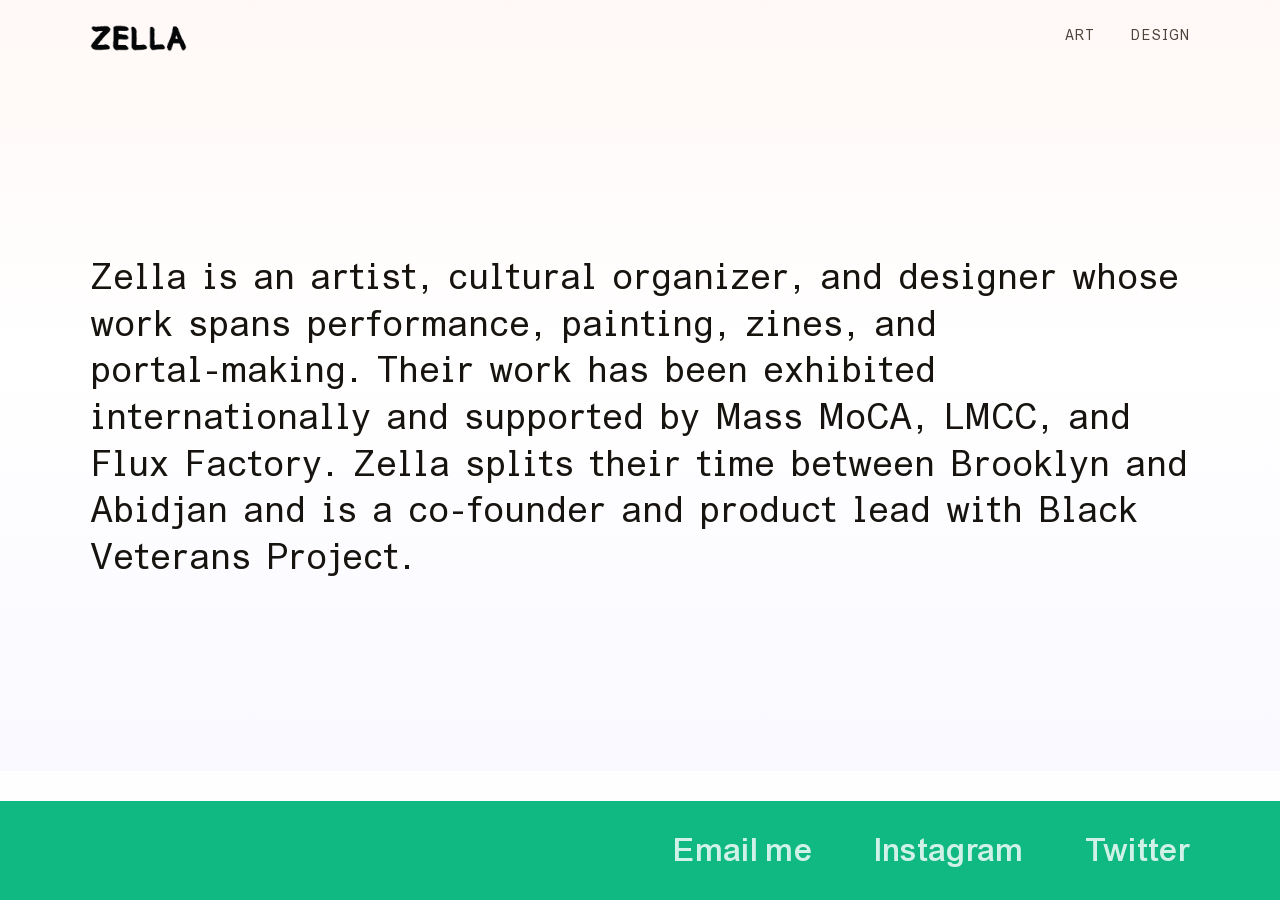
<file: index.html>
<!DOCTYPE html>
<html lang="en">
<head>
<meta charset="UTF-8">
<meta name="viewport" content="width=device-width, initial-scale=1.0, maximum-scale=1.0, user-scalable=no">
<title>Zella — Artist, Designer, Cultural Organizer</title>
<meta name="description" content="Zella is an artist, cultural organizer, and designer whose work spans performance, painting, zines, and portal-making. Based in Brooklyn and Abidjan.">

<!-- Open Graph -->
<meta property="og:title" content="Zella — Artist, Designer, Cultural Organizer">
<meta property="og:description" content="Artist, cultural organizer, and designer whose work spans performance, painting, zines, and portal-making.">
<meta property="og:type" content="website">
<meta property="og:url" content="https://zella.design/">
<meta property="og:image" content="https://zella.design/assets/images/og-image.png">

<!-- Twitter Card -->
<meta name="twitter:card" content="summary_large_image">
<meta name="twitter:title" content="Zella — Artist, Designer, Cultural Organizer">
<meta name="twitter:description" content="Artist, cultural organizer, and designer whose work spans performance, painting, zines, and portal-making.">
<meta name="twitter:image" content="https://zella.design/assets/images/og-image.png">

<link rel="preload" href="assets/fonts/ABCArealSuperfamilyVariable.woff2" as="font" type="font/woff2" crossorigin>
<link rel="icon" type="image/png" href="assets/images/zella-logo.png">
<link rel="apple-touch-icon" href="assets/images/zella-logo.png">
<link rel="stylesheet" href="styles.css">
</head>
<body class="home-locked">

<a href="#main-content" class="skip-link">Skip to main content</a>
<canvas id="ink-canvas"></canvas>

<header class="site-header">
  <div class="wrap">
    <a class="wordmark" href="index.html"><img src="assets/images/zella-logo.png" alt="Zella" class="logo-img"></a>
    <button class="nav-toggle" aria-label="Toggle navigation" aria-expanded="false">
      <span></span>
      <span></span>
      <span></span>
    </button>
    <nav class="doors">
      <a href="index.html">Home</a>
      <a href="artist.html">Art</a>
      <a href="designer.html">Design</a>
    </nav>
  </div>
</header>

<main class="wrap" id="main-content">
  <section class="essay essay-wide">
    <h1>Zella is an artist, cultural organizer, and designer whose work spans performance, painting, zines, and portal-making. Their work has been exhibited internationally and supported by Mass MoCA, LMCC, and Flux Factory. Zella splits their time between Brooklyn and Abidjan and is a co-founder and product lead with Black Veterans Project.</h1>
  </section>
</main>

<footer class="site-footer">
  <div class="wrap">
    <div class="footer-right">
      <a href="mailto:zellavanie@gmail.com?subject=Hi%20Zella!" class="footer-link">Email me</a>
      <a href="https://www.instagram.com/zellanealehurston/" target="_blank" rel="noopener" class="footer-link">Instagram</a>
      <a href="https://x.com/zella_vanie" target="_blank" rel="noopener" class="footer-link">Twitter</a>
    </div>
  </div>
</footer>

<script src="script.js"></script>
<script src="fluid-effect.js"></script>
<script src="liquid-border.js"></script>
</body>
</html>
</file>
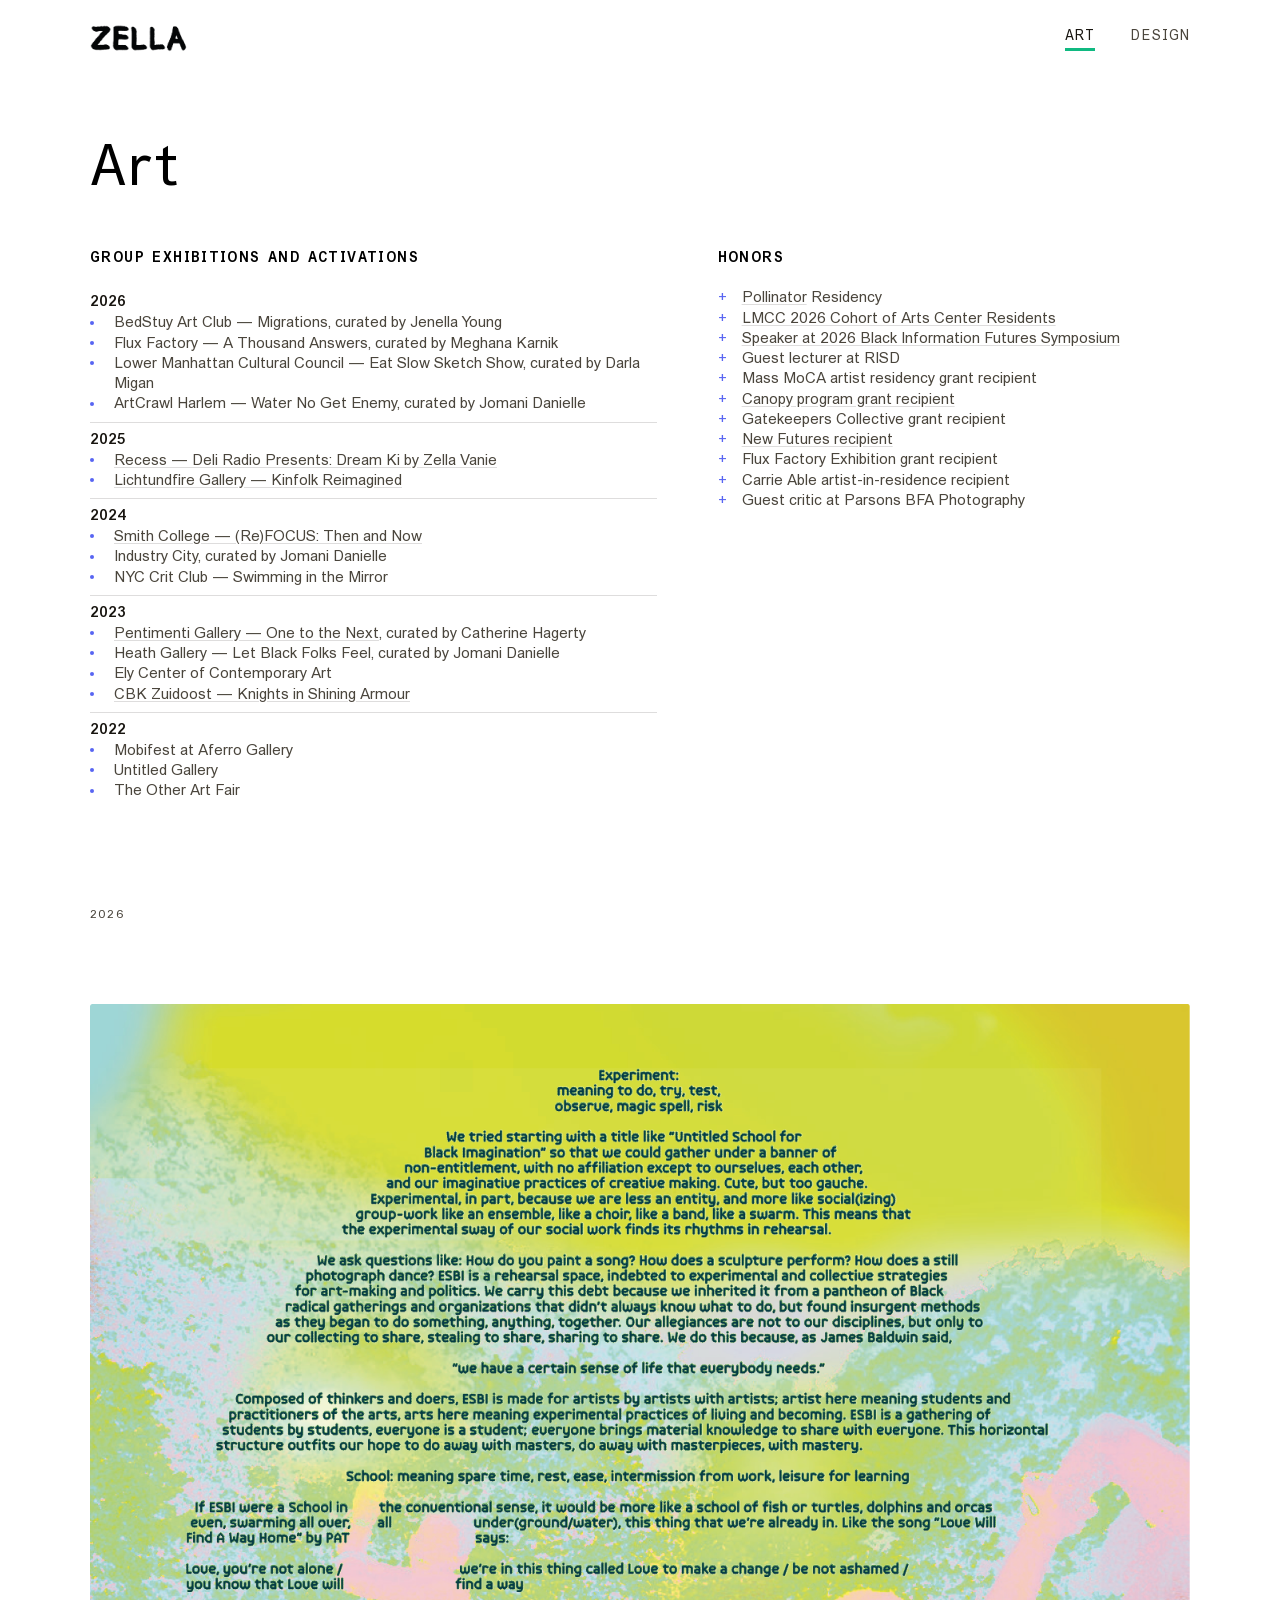
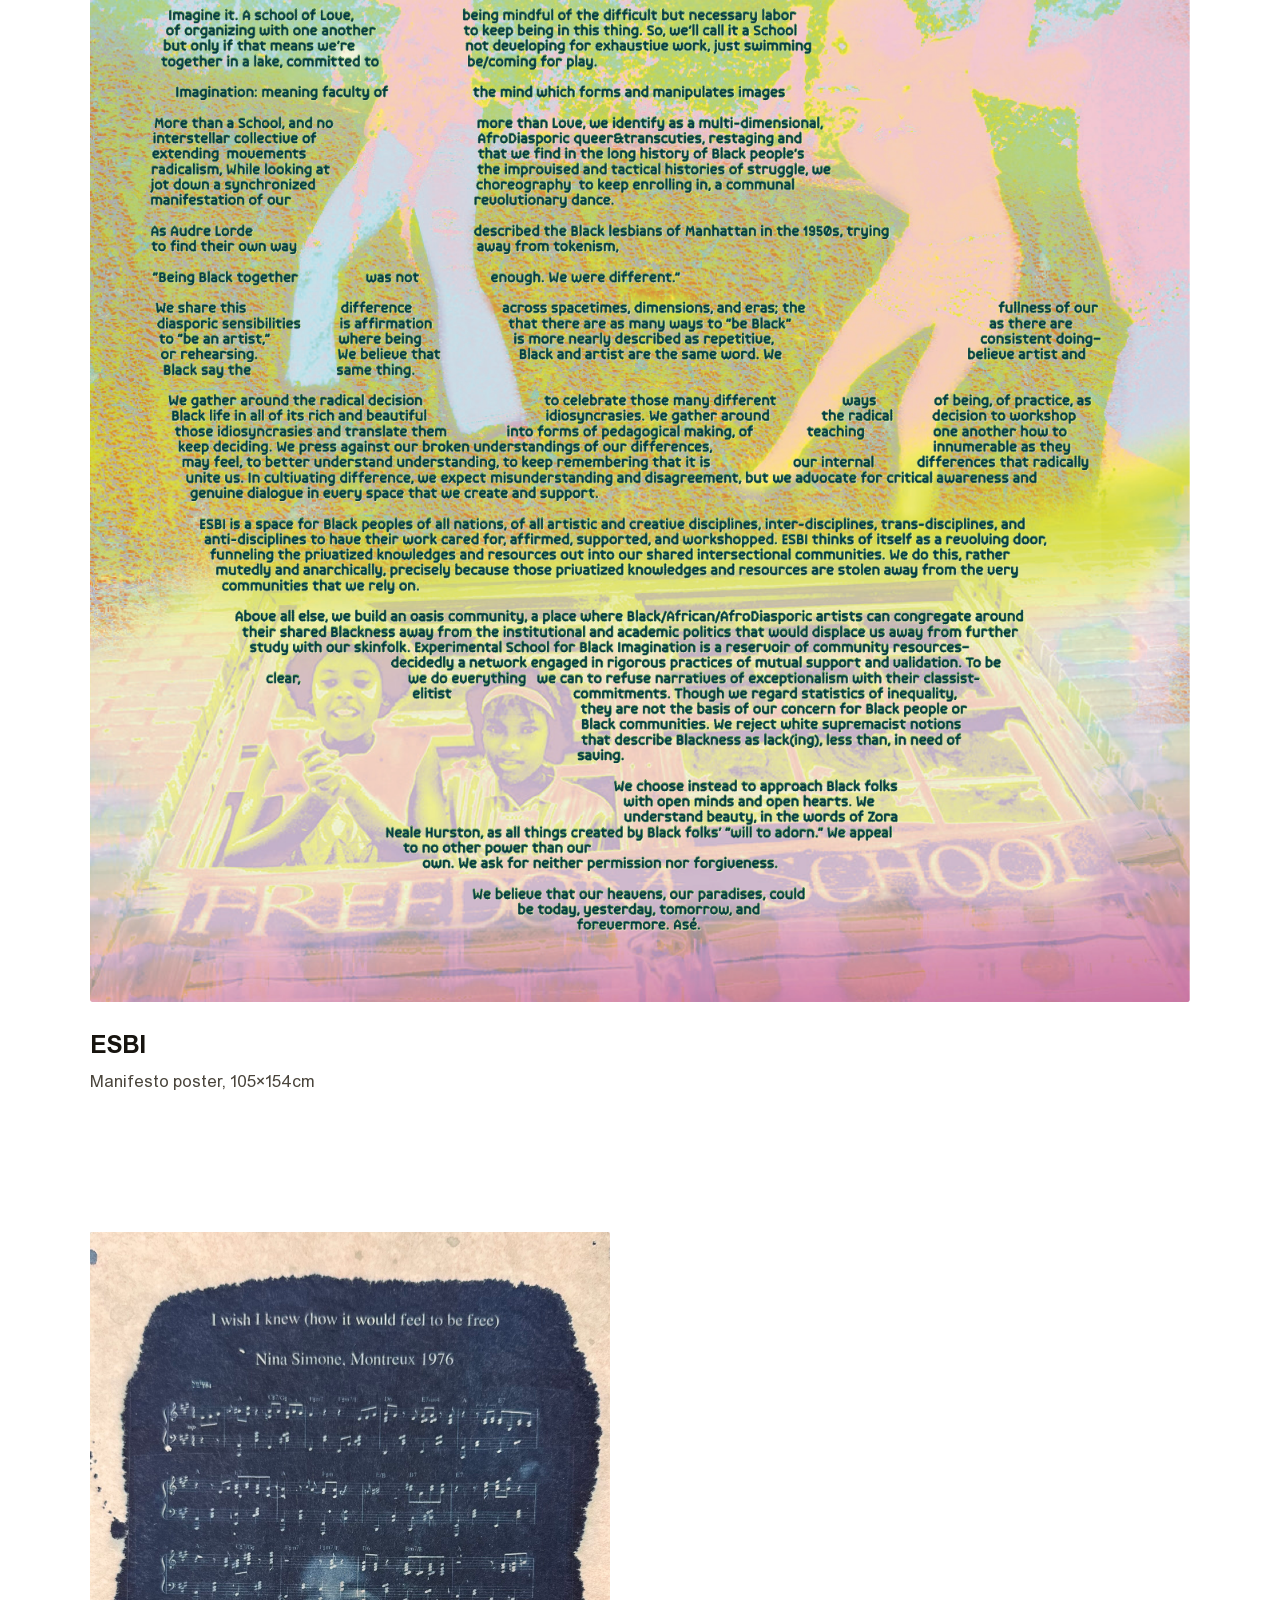
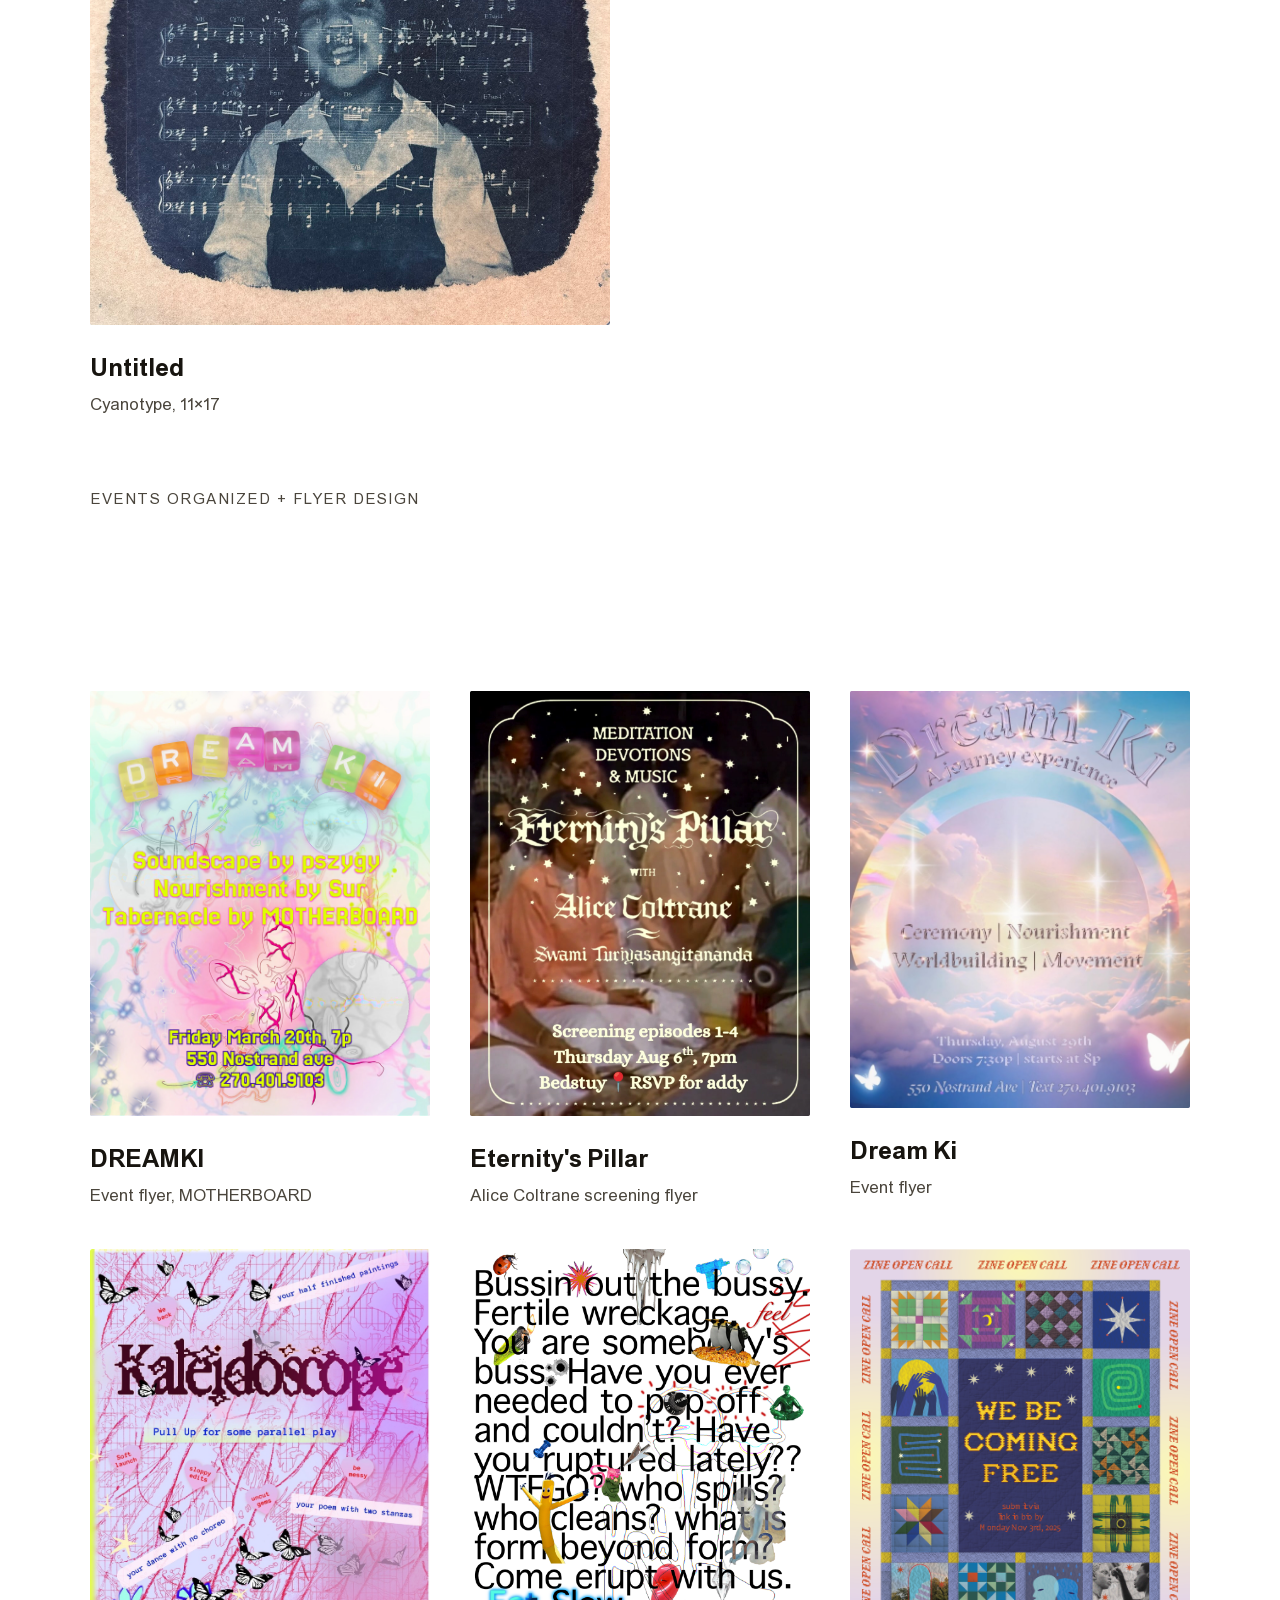
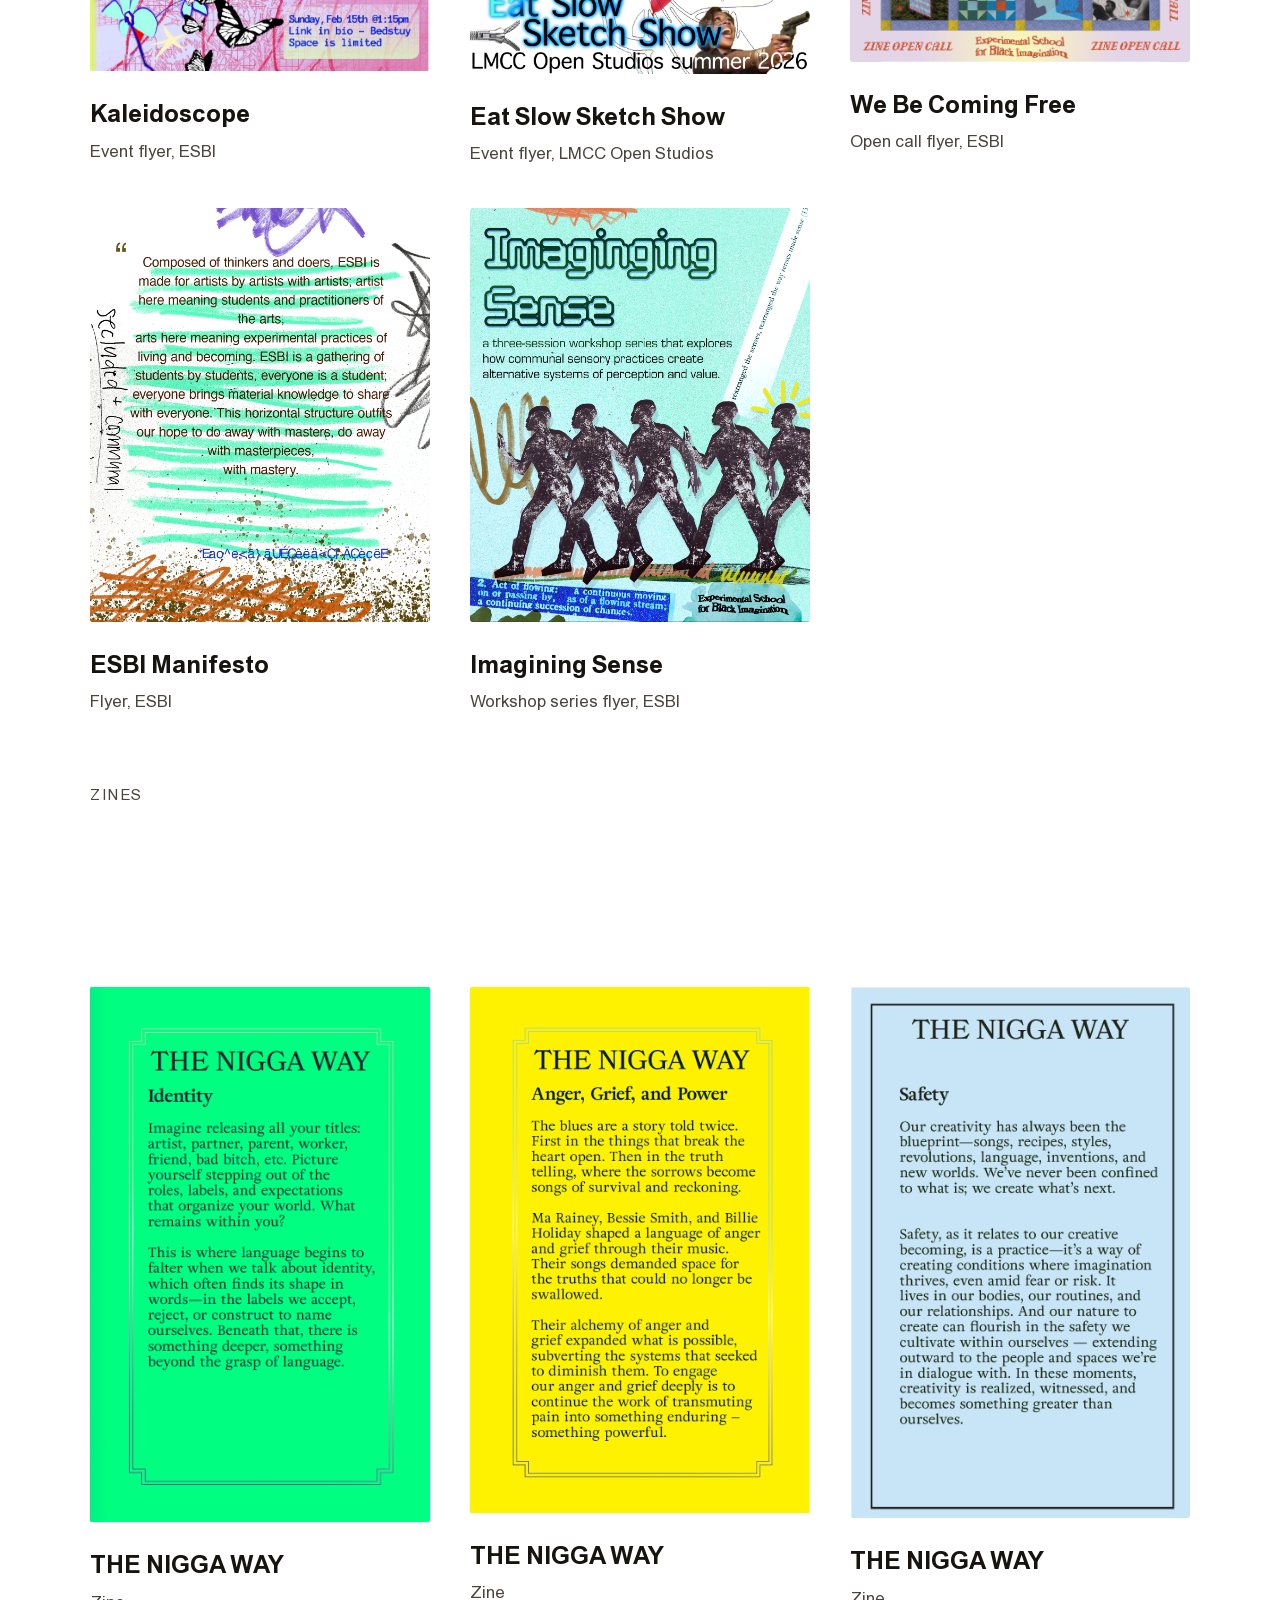
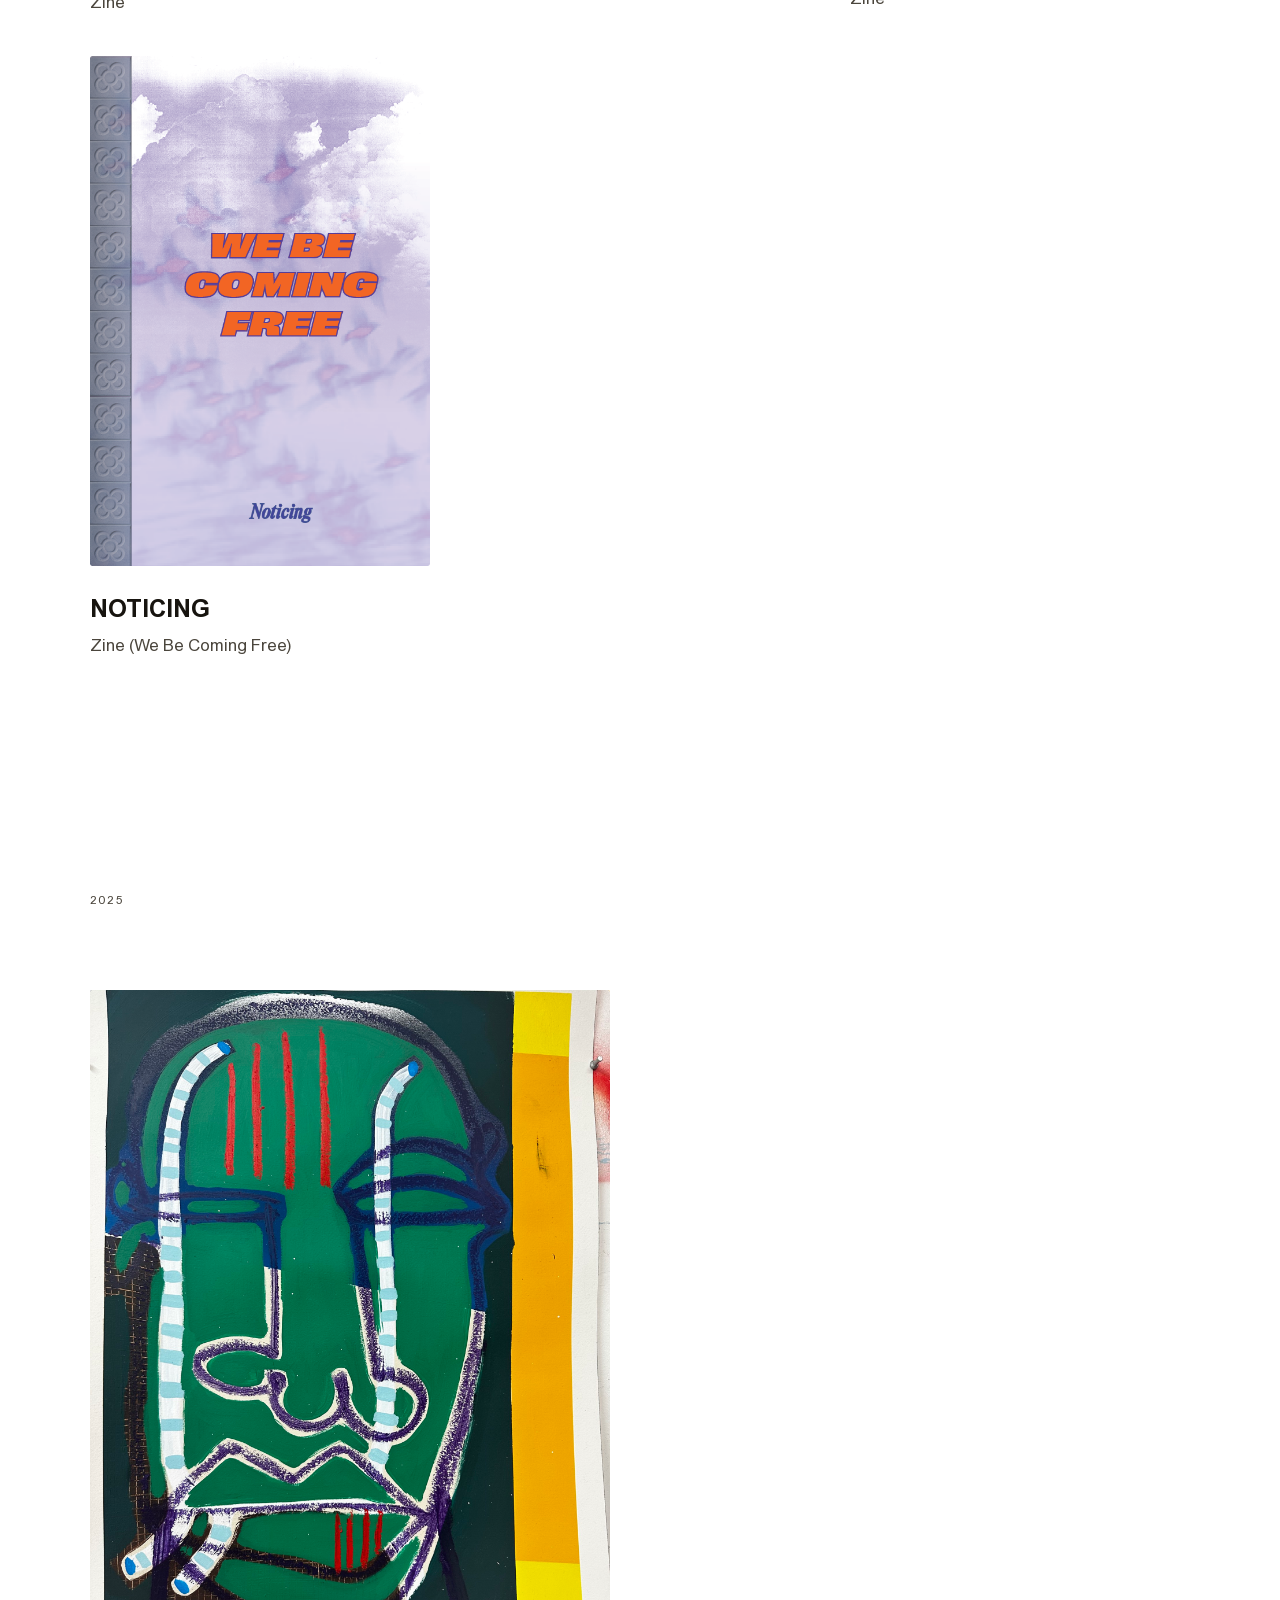
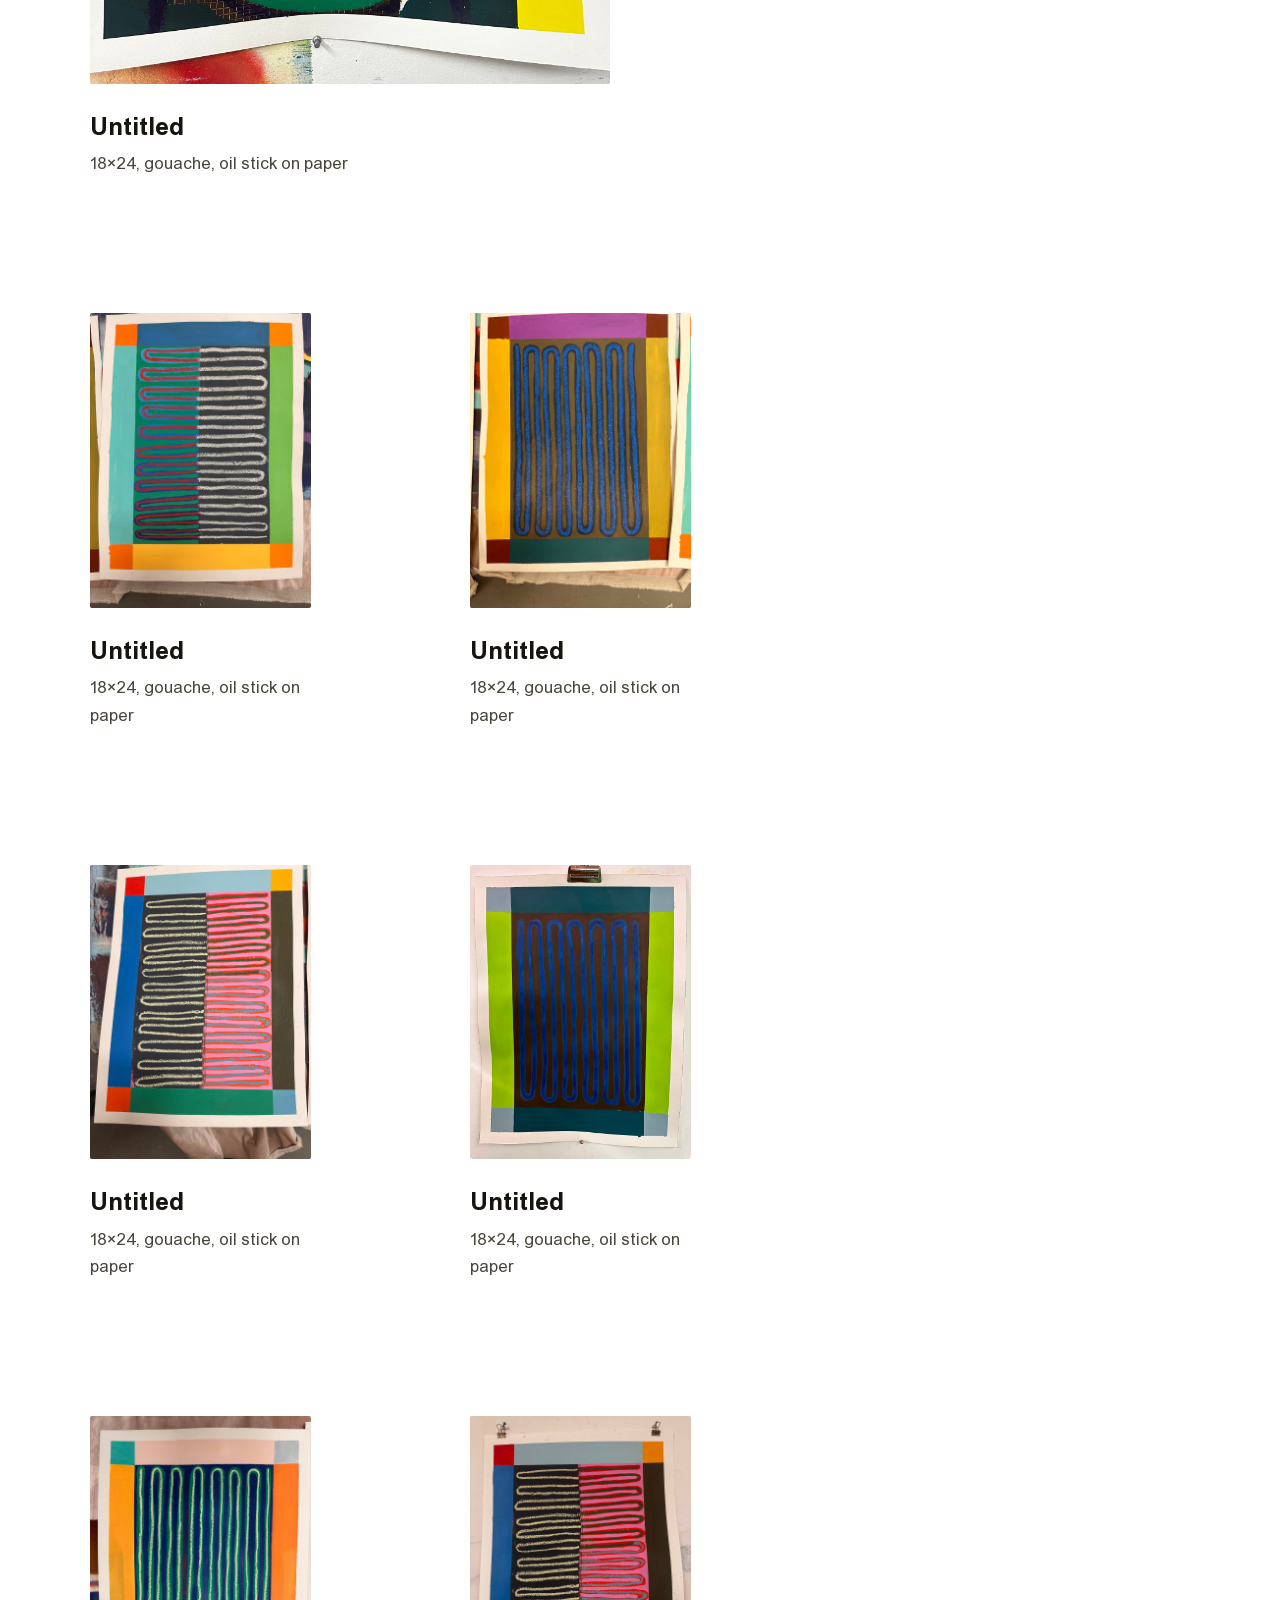
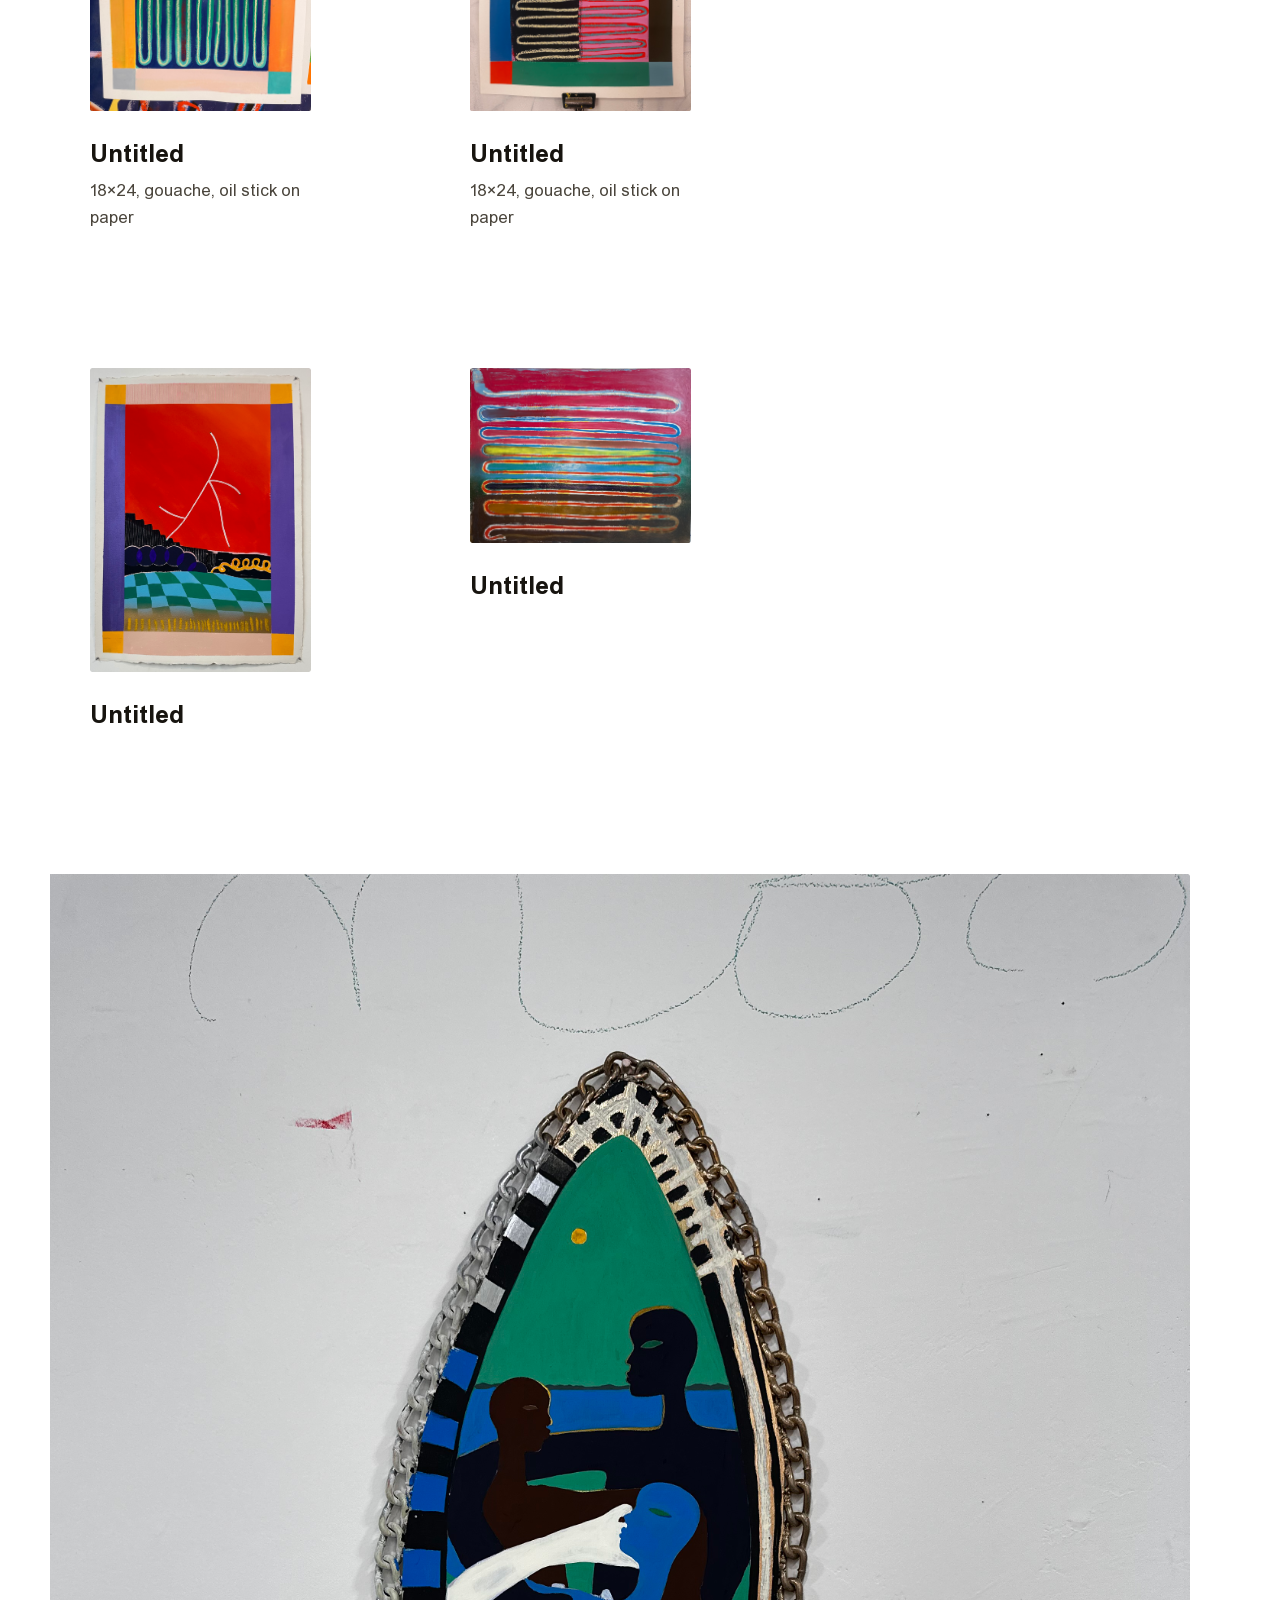
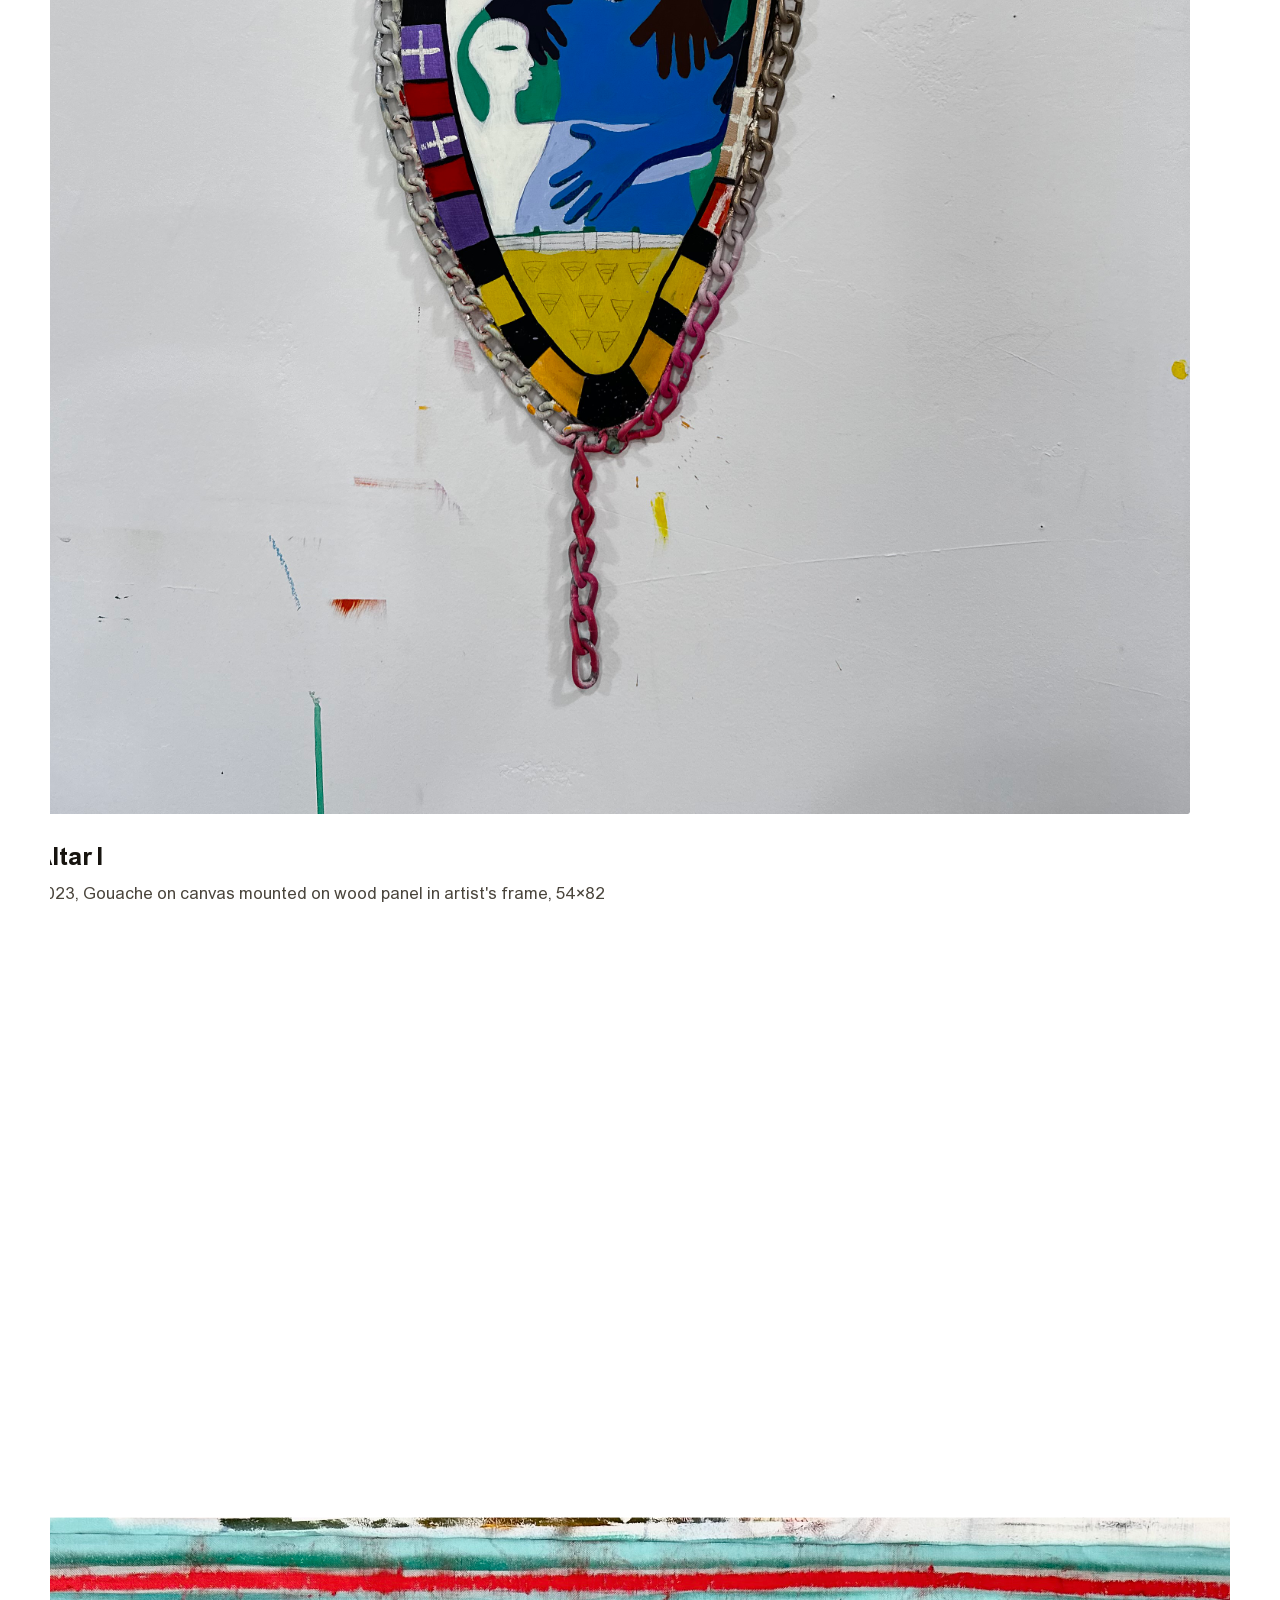
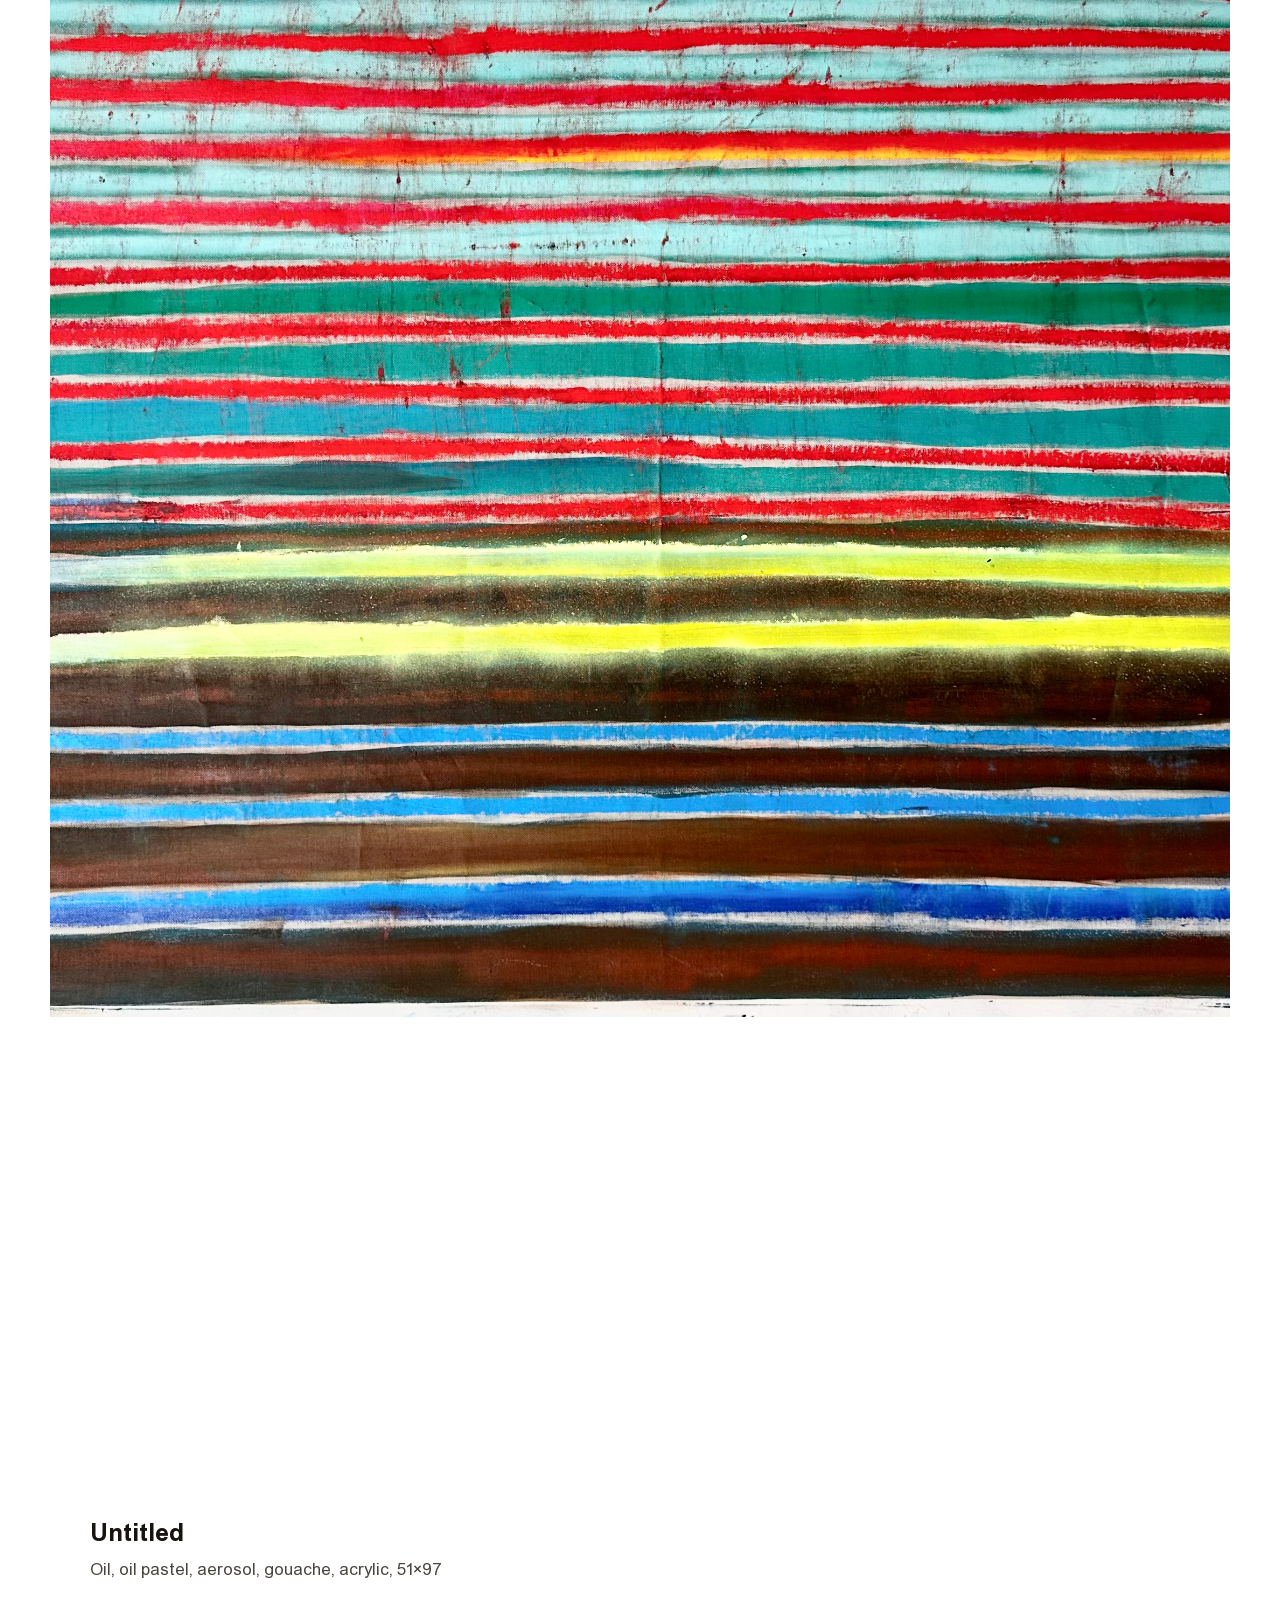
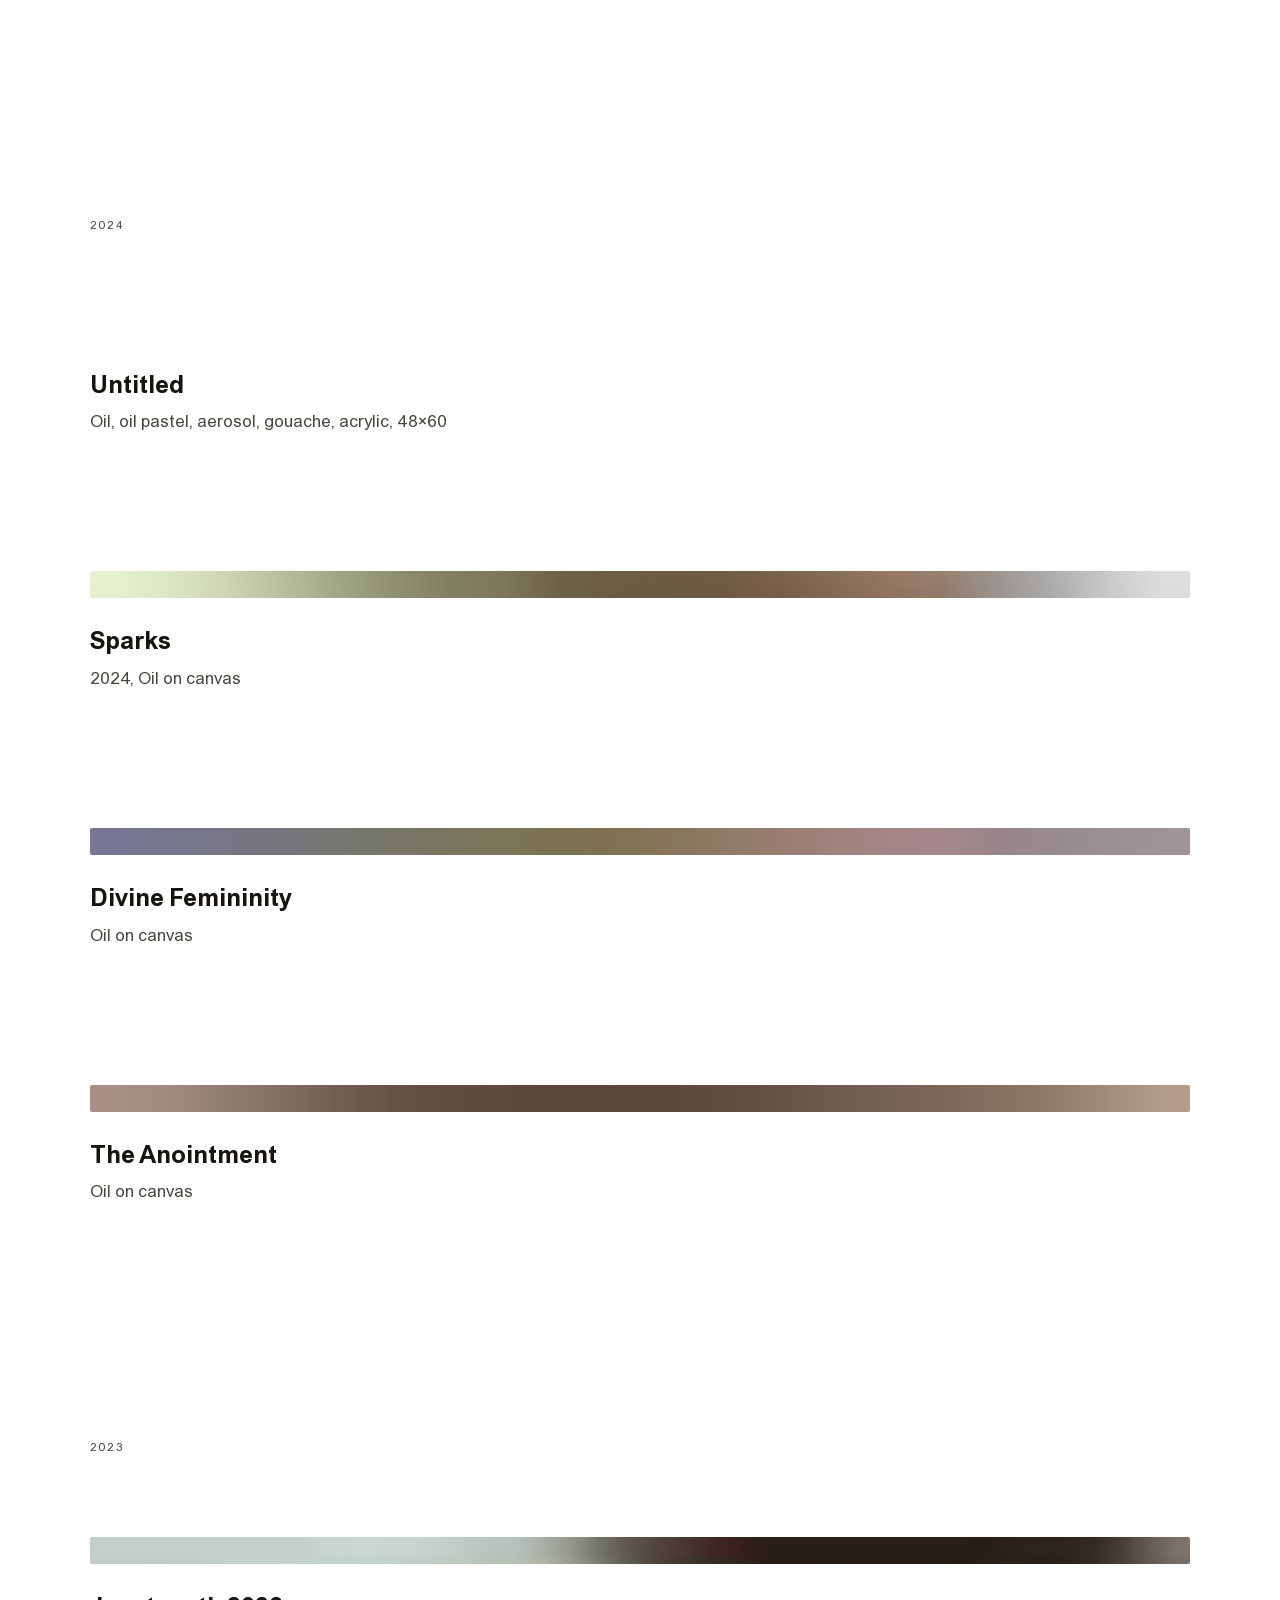
<file: artist.html>
<!DOCTYPE html>
<html lang="en">
<head>
<meta charset="UTF-8">
<meta name="viewport" content="width=device-width, initial-scale=1.0, maximum-scale=1.0, user-scalable=no">
<title>Zella — Artist</title>
<meta name="description" content="Artwork by Zella spanning performance, painting, zines, and portal-making. Exhibited at Mass MoCA, LMCC, Flux Factory, and galleries internationally.">

<!-- Open Graph -->
<meta property="og:title" content="Zella — Artist">
<meta property="og:description" content="Artwork spanning performance, painting, zines, and portal-making. Exhibited internationally.">
<meta property="og:type" content="website">
<meta property="og:url" content="https://zella.design/artist.html">
<meta property="og:image" content="https://zella.design/assets/images/og-image.png">

<!-- Twitter Card -->
<meta name="twitter:card" content="summary_large_image">
<meta name="twitter:title" content="Zella — Artist">
<meta name="twitter:description" content="Artwork spanning performance, painting, zines, and portal-making. Exhibited internationally.">
<meta name="twitter:image" content="https://zella.design/assets/images/og-image.png">

<link rel="preload" href="assets/fonts/ABCArealSuperfamilyVariable.woff2" as="font" type="font/woff2" crossorigin>
<link rel="icon" type="image/png" href="assets/images/zella-logo.png">
<link rel="apple-touch-icon" href="assets/images/zella-logo.png">
<link rel="stylesheet" href="styles.css?v=4">
</head>
<body class="artist-page">

<a href="#main-content" class="skip-link">Skip to main content</a>
<canvas id="ink-canvas"></canvas>

<header class="site-header">
  <div class="wrap">
    <a class="wordmark" href="index.html"><img src="assets/images/zella-logo.png" alt="Zella" class="logo-img"></a>
    <button class="nav-toggle" aria-label="Toggle navigation" aria-expanded="false">
      <span></span>
      <span></span>
      <span></span>
    </button>
    <nav class="doors">
      <a href="index.html">Home</a>
      <a href="artist.html" class="active">Art</a>
      <a href="designer.html">Design</a>
    </nav>
  </div>
</header>

<main class="wrap" id="main-content">

  <section class="section-hero">
    <h1>Art</h1>
  </section>

  <section class="artist-cv">
    <div class="cv-columns">
      <div class="cv-col">
        <h2>Group Exhibitions and Activations</h2>
        <div class="cv-year-group">
          <span class="cv-year-header">2026</span>
          <ul class="cv-list cv-list-expanded">
            <li>BedStuy Art Club — Migrations, curated by Jenella Young</li>
            <li>Flux Factory — A Thousand Answers, curated by Meghana Karnik</li>
            <li>Lower Manhattan Cultural Council — Eat Slow Sketch Show, curated by Darla Migan</li>
            <li>ArtCrawl Harlem — Water No Get Enemy, curated by Jomani Danielle</li>
          </ul>
        </div>
        <div class="cv-year-group">
          <span class="cv-year-header">2025</span>
          <ul class="cv-list cv-list-expanded">
            <li><a href="https://www.recessart.org/events/295-deli-radio-presents-dream-ki-by-zella-vanie-followed-by-yatta-earthheaven" target="_blank" rel="noopener">Recess — Deli Radio Presents: Dream Ki by Zella Vanie</a></li>
            <li><a href="https://www.lichtundfire.com/tag/zella/" target="_blank" rel="noopener">Lichtundfire Gallery — Kinfolk Reimagined</a></li>
          </ul>
        </div>
        <div class="cv-year-group">
          <span class="cv-year-header">2024</span>
          <ul class="cv-list cv-list-expanded">
            <li><a href="https://moore.edu/events/re-focus-then-and-now/2024-01-27/" target="_blank" rel="noopener">Smith College — (Re)FOCUS: Then and Now</a></li>
            <li>Industry City, curated by Jomani Danielle</li>
            <li>NYC Crit Club — Swimming in the Mirror</li>
          </ul>
        </div>
        <div class="cv-year-group">
          <span class="cv-year-header">2023</span>
          <ul class="cv-list cv-list-expanded">
            <li><a href="https://www.pentimenti.com/one-to-the-next" target="_blank" rel="noopener">Pentimenti Gallery — One to the Next</a>, curated by Catherine Hagerty</li>
            <li>Heath Gallery — Let Black Folks Feel, curated by Jomani Danielle</li>
            <li>Ely Center of Contemporary Art</li>
            <li><a href="https://www.cbkzuidoost.nl/tentoonstellingen/nu-en-verwacht/knights-in-shining-armour-reappropriating-the-appropriated/?lang=en" target="_blank" rel="noopener">CBK Zuidoost — Knights in Shining Armour</a></li>
          </ul>
        </div>
        <div class="cv-year-group">
          <span class="cv-year-header">2022</span>
          <ul class="cv-list cv-list-expanded">
            <li>Mobifest at Aferro Gallery</li>
            <li>Untitled Gallery</li>
            <li>The Other Art Fair</li>
          </ul>
        </div>
      </div>
      <div class="cv-col">
        <h2>Honors</h2>
        <ul class="cv-list cv-list-plain">
          <li><a href="https://www.instagram.com/pollinator_coop/" target="_blank" rel="noopener">Pollinator</a> Residency</li>
          <li><a href="assets/lmcc-residency-2026.pdf" target="_blank" rel="noopener">LMCC 2026 Cohort of Arts Center Residents</a></li>
          <li><a href="https://www.canva.com/design/DAHBtGzLX68/52-Gkksm-ZUoVtQmfRszVQ/edit" target="_blank" rel="noopener">Speaker at 2026 Black Information Futures Symposium</a></li>
          <li>Guest lecturer at RISD</li>
          <li>Mass MoCA artist residency grant recipient</li>
          <li><a href="https://thecanopyprogram.com/exhibitions" target="_blank" rel="noopener">Canopy program grant recipient</a></li>
          <li>Gatekeepers Collective grant recipient</li>
          <li><a href="https://www.theotherartfair.com/new-futures/2022-recipients/" target="_blank" rel="noopener">New Futures recipient</a></li>
          <li>Flux Factory Exhibition grant recipient</li>
          <li>Carrie Able artist-in-residence recipient</li>
          <li>Guest critic at Parsons BFA Photography</li>
        </ul>
      </div>
    </div>
  </section>

  <div class="art-layout">

    <nav class="art-years" data-year-nav>
      <button class="yr-link" data-goto="y2026">2026</button>
      <button class="yr-link" data-goto="y2025">2025</button>
      <button class="yr-link" data-goto="y2024">2024</button>
      <button class="yr-link" data-goto="y2023">2023</button>
      <button class="yr-link" data-goto="y2022">2022</button>
      <button class="yr-link" data-goto="y2021">2021</button>
    </nav>

    <div class="art-scroll">

      <section class="art-year-section" id="y2026" data-year-section>
        <span class="year-label">2026</span>
        <div class="art-grid-scatter">
          <div class="art-item art-item--painting">
            <figure>
              <div class="art-frame-img">
                <img data-src="assets/images/art/ESBI_poster_105x154.png" alt="Experimental School for Black Imagination manifesto poster" loading="lazy">
              </div>
              <figcaption>
                <strong>ESBI</strong>
                <span>Manifesto poster, 105×154cm</span>
              </figcaption>
            </figure>
          </div>
          <div class="art-item art-item--medium">
            <figure>
              <div class="art-frame-img" style="background-image: url('assets/images/art/placeholders/IMG_7588-placeholder.jpg')">
                <img data-src="assets/images/art/IMG_7588.jpg" alt="Untitled" loading="lazy">
              </div>
              <figcaption>
                <strong>Untitled</strong>
                <span>Cyanotype, 11×17</span>
              </figcaption>
            </figure>
          </div>
          <span class="art-row-label">Events Organized + Flyer Design</span>
          <div class="art-row">
            <div class="art-item art-item--flyer">
              <figure>
                <div class="art-frame-img" style="background-image: url('assets/images/art/placeholders/dreamki-2026-placeholder.jpg')">
                  <img data-src="assets/images/art/dreamki-2026.jpg" alt="DREAMKI event flyer" loading="lazy">
                </div>
                <figcaption>
                  <strong>DREAMKI</strong>
                  <span>Event flyer, MOTHERBOARD</span>
                </figcaption>
              </figure>
            </div>
            <div class="art-item art-item--flyer">
              <figure>
                <div class="art-frame-img" style="background-image: url('assets/images/art/placeholders/eternitys-pillar-flyer-placeholder.jpg')">
                  <img data-src="assets/images/art/eternitys-pillar-flyer.jpg" alt="Eternity's Pillar event flyer" loading="lazy">
                </div>
                <figcaption>
                  <strong>Eternity's Pillar</strong>
                  <span>Alice Coltrane screening flyer</span>
                </figcaption>
              </figure>
            </div>
            <div class="art-item art-item--flyer">
              <figure>
                <div class="art-frame-img" style="background-image: url('assets/images/art/placeholders/dream-ki-journey-placeholder.jpg')">
                  <img data-src="assets/images/art/dream-ki-journey.jpg" alt="Dream Ki Journey event flyer" loading="lazy">
                </div>
                <figcaption>
                  <strong>Dream Ki</strong>
                  <span>Event flyer</span>
                </figcaption>
              </figure>
            </div>
            <div class="art-item art-item--flyer">
              <figure>
                <div class="art-frame-img">
                  <img data-src="assets/images/art/kaleidoscope-flyer-2026.jpg" alt="Kaleidoscope event flyer" loading="lazy">
                </div>
                <figcaption>
                  <strong>Kaleidoscope</strong>
                  <span>Event flyer, ESBI</span>
                </figcaption>
              </figure>
            </div>
            <div class="art-item art-item--flyer">
              <figure>
                <div class="art-frame-img">
                  <img data-src="assets/images/art/eat-slow-flyer-2026.png" alt="Eat Slow Sketch Show event flyer" loading="lazy">
                </div>
                <figcaption>
                  <strong>Eat Slow Sketch Show</strong>
                  <span>Event flyer, LMCC Open Studios</span>
                </figcaption>
              </figure>
            </div>
            <div class="art-item art-item--flyer">
              <figure>
                <div class="art-frame-img">
                  <img data-src="assets/images/art/we-be-coming-free-flyer-2026.png" alt="We Be Coming Free zine open call flyer" loading="lazy">
                </div>
                <figcaption>
                  <strong>We Be Coming Free</strong>
                  <span>Open call flyer, ESBI</span>
                </figcaption>
              </figure>
            </div>
            <div class="art-item art-item--flyer">
              <figure>
                <div class="art-frame-img">
                  <img data-src="assets/images/art/esbi-flyer-manifesto.png" alt="ESBI manifesto flyer" loading="lazy">
                </div>
                <figcaption>
                  <strong>ESBI Manifesto</strong>
                  <span>Flyer, ESBI</span>
                </figcaption>
              </figure>
            </div>
            <div class="art-item art-item--flyer">
              <figure>
                <div class="art-frame-img">
                  <img data-src="assets/images/art/imagining-sense-flyer.png" alt="Imagining Sense workshop flyer" loading="lazy">
                </div>
                <figcaption>
                  <strong>Imagining Sense</strong>
                  <span>Workshop series flyer, ESBI</span>
                </figcaption>
              </figure>
            </div>
          </div>
          <span class="art-row-label">Zines</span>
          <div class="art-row art-row--zines">
            <div class="art-item art-item--zine">
              <figure>
                <div class="art-frame-img" style="background-image: url('assets/images/art/placeholders/nigga-way-zine-1-placeholder.jpg')">
                  <img data-src="assets/images/art/nigga-way-zine-1.png" alt="THE NIGGA WAY zine page">
                </div>
                <figcaption>
                  <strong>THE NIGGA WAY</strong>
                  <span>Zine</span>
                </figcaption>
              </figure>
            </div>
            <div class="art-item art-item--zine">
              <figure>
                <div class="art-frame-img" style="background-image: url('assets/images/art/placeholders/nigga-way-zine-2-placeholder.jpg')">
                  <img data-src="assets/images/art/nigga-way-zine-2.png" alt="THE NIGGA WAY zine page">
                </div>
                <figcaption>
                  <strong>THE NIGGA WAY</strong>
                  <span>Zine</span>
                </figcaption>
              </figure>
            </div>
            <div class="art-item art-item--zine">
              <figure>
                <div class="art-frame-img">
                  <img data-src="assets/images/art/nigga-way-zine-safety.png" alt="THE NIGGA WAY - Safety zine page">
                </div>
                <figcaption>
                  <strong>THE NIGGA WAY</strong>
                  <span>Zine</span>
                </figcaption>
              </figure>
            </div>
            <div class="art-item art-item--zine">
              <figure>
                <div class="art-frame-img">
                  <img data-src="assets/images/art/noticing-zine.png" alt="NOTICING zine cover">
                </div>
                <figcaption>
                  <strong>NOTICING</strong>
                  <span>Zine (We Be Coming Free)</span>
                </figcaption>
              </figure>
            </div>
          </div>
        </div>
      </section>

      <section class="art-year-section" id="y2025" data-year-section>
        <span class="year-label">2025</span>
        <div class="art-grid-scatter">
          <div class="art-item art-item--medium">
            <figure>
              <div class="art-frame-img" style="background-image: url('assets/images/art/placeholders/IMG_4402-placeholder.jpg')">
                <img data-src="assets/images/art/IMG_4402.jpg" alt="Untitled" loading="lazy">
              </div>
              <figcaption>
                <strong>Untitled</strong>
                <span>18×24, gouache, oil stick on paper</span>
              </figcaption>
            </figure>
          </div>
          <div class="art-row">
            <div class="art-item art-item--medium">
              <figure>
                <div class="art-frame-img" style="background-image: url('assets/images/art/placeholders/IMG_7041-placeholder.jpg')">
                  <img data-src="assets/images/art/IMG_7041.jpg" alt="Untitled" loading="lazy">
                </div>
                <figcaption>
                  <strong>Untitled</strong>
                  <span>18×24, gouache, oil stick on paper</span>
                </figcaption>
              </figure>
            </div>
            <div class="art-item art-item--medium">
              <figure>
                <div class="art-frame-img" style="background-image: url('assets/images/art/placeholders/IMG_7042-placeholder.jpg')">
                  <img data-src="assets/images/art/IMG_7042.jpg" alt="Untitled" loading="lazy">
                </div>
                <figcaption>
                  <strong>Untitled</strong>
                  <span>18×24, gouache, oil stick on paper</span>
                </figcaption>
              </figure>
            </div>
          </div>
          <div class="art-row">
            <div class="art-item art-item--medium">
              <figure>
                <div class="art-frame-img" style="background-image: url('assets/images/art/placeholders/IMG_7043-placeholder.jpg')">
                  <img data-src="assets/images/art/IMG_7043.jpg" alt="Untitled" loading="lazy">
                </div>
                <figcaption>
                  <strong>Untitled</strong>
                  <span>18×24, gouache, oil stick on paper</span>
                </figcaption>
              </figure>
            </div>
            <div class="art-item art-item--medium">
              <figure>
                <div class="art-frame-img">
                  <img data-src="assets/images/art/IMG_8054.jpg" alt="Untitled" loading="lazy">
                </div>
                <figcaption>
                  <strong>Untitled</strong>
                  <span>18×24, gouache, oil stick on paper</span>
                </figcaption>
              </figure>
            </div>
          </div>
          <div class="art-row">
            <div class="art-item art-item--medium">
              <figure>
                <div class="art-frame-img" style="background-image: url('assets/images/art/placeholders/IMG_7046-placeholder.jpg')">
                  <img data-src="assets/images/art/IMG_7046.jpg" alt="Untitled" loading="lazy">
                </div>
                <figcaption>
                  <strong>Untitled</strong>
                  <span>18×24, gouache, oil stick on paper</span>
                </figcaption>
              </figure>
            </div>
            <div class="art-item art-item--medium">
              <figure>
                <div class="art-frame-img" style="background-image: url('assets/images/art/placeholders/IMG_8684-placeholder.jpg')">
                  <img data-src="assets/images/art/IMG_8684.jpg" alt="Untitled" loading="lazy">
                </div>
                <figcaption>
                  <strong>Untitled</strong>
                  <span>18×24, gouache, oil stick on paper</span>
                </figcaption>
              </figure>
            </div>
          </div>
          <div class="art-row">
            <div class="art-item art-item--medium">
              <figure>
                <div class="art-frame-img">
                  <img data-src="assets/images/art/IMG_4897.jpg" alt="Untitled" loading="lazy">
                </div>
                <figcaption>
                  <strong>Untitled</strong>
                  <span></span>
                </figcaption>
              </figure>
            </div>
            <div class="art-item art-item--medium">
              <figure>
                <div class="art-frame-img">
                  <img data-src="assets/images/art/IMG_5898.jpg" alt="Untitled" loading="lazy">
                </div>
                <figcaption>
                  <strong>Untitled</strong>
                  <span></span>
                </figcaption>
              </figure>
            </div>
          </div>
          <div class="art-item art-item--painting art-item--wide">
            <figure>
              <div class="art-frame-img">
                <img data-src="assets/images/art/IMG_7433.jpg" alt="Altar I" loading="lazy">
              </div>
              <figcaption>
                <strong>Altar I</strong>
                <span>2023, Gouache on canvas mounted on wood panel in artist's frame, 54×82</span>
              </figcaption>
            </figure>
          </div>
          <div class="art-item art-item--painting art-item--rotate-left">
            <figure>
              <div class="art-frame-img">
                <img data-src="assets/images/art/IMG_7561.jpg" alt="Untitled" loading="lazy">
              </div>
              <figcaption>
                <strong>Untitled</strong>
                <span>Oil, oil pastel, aerosol, gouache, acrylic, 51×97</span>
              </figcaption>
            </figure>
          </div>
        </div>
      </section>

      <section class="art-year-section" id="y2024" data-year-section>
        <span class="year-label">2024</span>
        <div class="art-grid-scatter">
          <div class="art-item art-item--painting">
            <figure>
              <div class="art-frame-img">
                <img data-src="assets/images/art/IMG_5899.jpg" alt="Untitled" loading="lazy">
              </div>
              <figcaption>
                <strong>Untitled</strong>
                <span>Oil, oil pastel, aerosol, gouache, acrylic, 48×60</span>
              </figcaption>
            </figure>
          </div>
          <div class="art-item art-item--painting">
            <figure>
              <div class="art-frame-img" style="background-image: url('assets/images/art/placeholders/sparks-placeholder.jpg')">
                <img data-src="assets/images/art/sparks.jpg" alt="Sparks">
              </div>
              <figcaption>
                <strong>Sparks</strong>
                <span>2024, Oil on canvas</span>
              </figcaption>
            </figure>
          </div>
          <div class="art-item art-item--painting">
            <figure>
              <div class="art-frame-img" style="background-image: url('assets/images/art/placeholders/divine-femininity-placeholder.jpg')">
                <img data-src="assets/images/art/divine-femininity.jpg" alt="Divine Femininity">
              </div>
              <figcaption>
                <strong>Divine Femininity</strong>
                <span>Oil on canvas</span>
              </figcaption>
            </figure>
          </div>
          <div class="art-item art-item--painting">
            <figure>
              <div class="art-frame-img" style="background-image: url('assets/images/art/placeholders/the-anointment-placeholder.jpg')">
                <img data-src="assets/images/art/the-anointment.jpg" alt="The Anointment">
              </div>
              <figcaption>
                <strong>The Anointment</strong>
                <span>Oil on canvas</span>
              </figcaption>
            </figure>
          </div>
        </div>
      </section>

      <section class="art-year-section" id="y2023" data-year-section>
        <span class="year-label">2023</span>
        <div class="art-grid-scatter">
          <div class="art-item art-item--painting">
            <figure>
              <div class="art-frame-img" style="background-image: url('assets/images/art/placeholders/juneteenth-2023-placeholder.jpg')">
                <img data-src="assets/images/art/juneteenth-2023.jpg" alt="Juneteenth 2023">
              </div>
              <figcaption>
                <strong>Juneteenth 2023</strong>
                <span>2022, Gouache on wood, 48×36</span>
              </figcaption>
            </figure>
          </div>
          <div class="art-item art-item--medium">
            <figure>
              <div class="art-frame-img" style="background-image: url('assets/images/art/placeholders/golden-placeholder.jpg')">
                <img data-src="assets/images/art/golden.jpg" alt="Untitled">
              </div>
              <figcaption>
                <strong>Untitled</strong>
                <span>Gouache, oil stick, glitter sticker, aerosol on paper, 18×24</span>
              </figcaption>
            </figure>
          </div>
          <div class="art-item art-item--painting">
            <figure>
              <div class="art-frame-img" style="background-image: url('assets/images/art/placeholders/the-wanderer-placeholder.jpg')">
                <img data-src="assets/images/art/the-wanderer.jpg" alt="Untitled II, Allegories of Liberation Series">
              </div>
              <figcaption>
                <strong>Untitled II, Allegories of Liberation Series</strong>
                <span>2023, Gouache on unstretched canvas, 65×84</span>
              </figcaption>
            </figure>
          </div>
          <div class="art-item art-item--painting">
            <figure>
              <div class="art-frame-img" style="background-image: url('assets/images/art/placeholders/leda-placeholder.jpg')">
                <img data-src="assets/images/art/leda.jpg" alt="Leda">
              </div>
              <figcaption>
                <strong>Leda</strong>
                <span>Oil on canvas</span>
              </figcaption>
            </figure>
          </div>
        </div>
      </section>

      <section class="art-year-section" id="y2022" data-year-section>
        <span class="year-label">2022</span>
        <div class="art-grid-scatter">
          <div class="art-item art-item--painting">
            <figure>
              <div class="art-frame-img" style="background-image: url('assets/images/art/placeholders/the-lovers-placeholder.jpg')">
                <img data-src="assets/images/art/the-lovers.jpg" alt="The Lovers">
              </div>
              <figcaption>
                <strong>The Lovers</strong>
                <span>Oil on canvas</span>
              </figcaption>
            </figure>
          </div>
          <div class="art-item art-item--painting">
            <figure>
              <div class="art-frame-img" style="background-image: url('assets/images/art/placeholders/recruiters-bonus-placeholder.jpg')">
                <img data-src="assets/images/art/recruiters-bonus.jpg" alt="Recruiter's Bonus">
              </div>
              <figcaption>
                <strong>Recruiter's Bonus</strong>
                <span>Acrylic and oilstick on canvas, 72×60</span>
              </figcaption>
            </figure>
          </div>
          <div class="art-item art-item--painting">
            <figure>
              <div class="art-frame-img">
                <img data-src="assets/images/art/untitled-snake-sword-2022.png" alt="Untitled" loading="lazy">
              </div>
              <figcaption>
                <strong>Untitled</strong>
                <span>Gouache on canvas</span>
              </figcaption>
            </figure>
          </div>
          <div class="art-item art-item--painting">
            <figure>
              <div class="art-frame-img">
                <img data-src="assets/images/art/untitled-crocodiles-2022.png" alt="Untitled" loading="lazy">
              </div>
              <figcaption>
                <strong>Untitled</strong>
                <span>Gouache on canvas</span>
              </figcaption>
            </figure>
          </div>
          <div class="art-item art-item--painting">
            <figure>
              <div class="art-frame-img">
                <img data-src="assets/images/art/untitled-couch-swords-2022.png" alt="Untitled" loading="lazy">
              </div>
              <figcaption>
                <strong>Untitled</strong>
                <span>Gouache on canvas</span>
              </figcaption>
            </figure>
          </div>
          <div class="art-item art-item--painting">
            <figure>
              <div class="art-frame-img">
                <img data-src="assets/images/art/untitled-allegories-2022.jpg" alt="Untitled, Allegories of Liberation Series" loading="lazy">
              </div>
              <figcaption>
                <strong>Untitled</strong>
                <span>Allegories of Liberation Series</span>
              </figcaption>
            </figure>
          </div>
          <span class="art-row-label">Events Organized + Flyer Design</span>
          <div class="art-row">
            <div class="art-item art-item--medium">
              <a href="https://www.fluxfactory.org/black-bliss-rave/" target="_blank" rel="noopener">
                <figure>
                  <div class="art-frame-img" style="background-image: url('assets/images/art/placeholders/black-bliss-flyer-2022-placeholder.jpg')">
                    <img data-src="assets/images/art/black-bliss-flyer-2022.jpg" alt="Every N*gga Is A Star Trek - Black Bliss Rangers event flyer">
                  </div>
                  <figcaption>
                    <strong>Every N*gga Is A Star Trek</strong>
                    <span>Event flyer, Black Bliss Rangers</span>
                  </figcaption>
                </figure>
              </a>
            </div>
          </div>
        </div>
      </section>

      <section class="art-year-section" id="y2021" data-year-section>
        <span class="year-label">2021</span>
        <div class="art-grid-scatter">
          <div class="art-item art-item--painting">
            <figure>
              <div class="art-frame-img" style="background-image: url('assets/images/art/placeholders/a-queer-ass-black-ass-picnic-placeholder.jpg')">
                <img data-src="assets/images/art/a-queer-ass-black-ass-picnic.jpg" alt="A queer ass black ass picnic, Allegories of Liberation Series">
              </div>
              <figcaption>
                <strong>A queer ass black ass picnic</strong>
                <span>Allegories of Liberation Series · Acrylic, oil stick, aerosol, 70×70</span>
              </figcaption>
            </figure>
          </div>
          <div class="art-item art-item--medium">
            <figure>
              <div class="art-frame-img" style="background-image: url('assets/images/art/placeholders/liaison-costumes-desprit-placeholder.jpg')">
                <img data-src="assets/images/art/liaison-costumes-desprit.jpg" alt="Liaison, costumes d'esprit">
              </div>
              <figcaption>
                <strong>Liaison, costumes d'esprit</strong>
                <span>2021, Reclaimed wood, stones, gems, epoxy resin, 25×10</span>
              </figcaption>
            </figure>
          </div>
        </div>
      </section>

    </div>
  </div>

</main>

<footer class="site-footer">
  <div class="wrap">
    <div class="footer-right">
      <a href="mailto:zellavanie@gmail.com?subject=Hi%20Zella!" class="footer-link">Email</a>
      <a href="https://www.instagram.com/zellanealehurston/" target="_blank" rel="noopener" class="footer-link">Instagram</a>
      <a href="https://x.com/zella_vanie" target="_blank" rel="noopener" class="footer-link">Twitter</a>
    </div>
  </div>
</footer>

<script src="script.js?v=4"></script>
<script src="fluid-effect.js"></script>
</body>
</html>
</file>
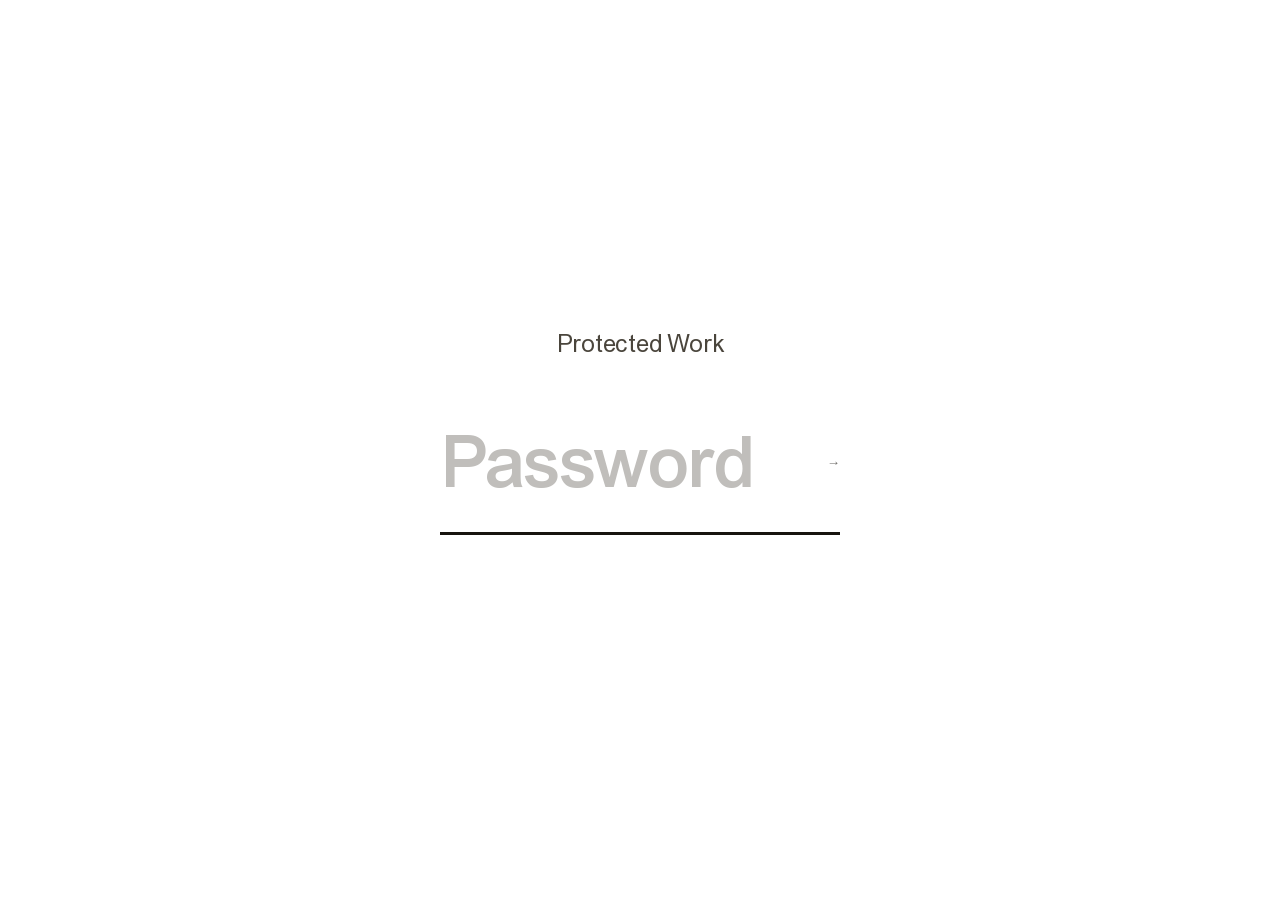
<file: case-study.html>
<!DOCTYPE html>
<html lang="en">
<head>
<meta charset="UTF-8">
<meta name="viewport" content="width=device-width, initial-scale=1.0, maximum-scale=1.0, user-scalable=no">
<title>Project Aperture Case Study — Zella</title>
<meta name="description" content="Case study: Project Aperture. Product design and strategy work by Zella.">

<!-- Open Graph -->
<meta property="og:title" content="Project Aperture Case Study — Zella">
<meta property="og:description" content="Product design and strategy case study by Zella.">
<meta property="og:type" content="article">
<meta property="og:url" content="https://zella.design/case-study.html">
<meta property="og:image" content="https://zella.design/assets/images/og-image.png">

<!-- Twitter Card -->
<meta name="twitter:card" content="summary_large_image">
<meta name="twitter:title" content="Project Aperture Case Study — Zella">
<meta name="twitter:description" content="Product design and strategy case study by Zella.">
<meta name="twitter:image" content="https://zella.design/assets/images/og-image.png">

<link rel="preload" href="assets/fonts/ABCArealSuperfamilyVariable.woff2" as="font" type="font/woff2" crossorigin>
<link rel="icon" type="image/png" href="assets/images/zella-logo.png">
<link rel="apple-touch-icon" href="assets/images/zella-logo.png">
<link rel="stylesheet" href="styles.css">
</head>
<body class="case-study">

<a href="#main-content" class="skip-link">Skip to main content</a>
<canvas id="ink-canvas"></canvas>

<header class="site-header">
  <div class="wrap">
    <a class="wordmark" href="index.html"><img src="assets/images/zella-logo.png" alt="Zella" class="logo-img"></a>
    <button class="nav-toggle" aria-label="Toggle navigation" aria-expanded="false">
      <span></span>
      <span></span>
      <span></span>
    </button>
    <nav class="doors">
      <a href="index.html">Home</a>
      <a href="artist.html">Art</a>
      <a href="designer.html" class="active">Design</a>
    </nav>
  </div>
</header>

<!-- GATE -->
<section class="gate" data-gate>
  <div class="gate-box">
    <span class="kicker">Project Aperture</span>
    <h1 class="serif">This one's gated.</h1>
    <p>Enter the access code to view this case study.</p>
    <form data-gate-form>
      <div class="gate-input-row">
        <label for="access-code" class="visually-hidden">Access code</label>
        <input type="text" id="access-code" inputmode="text" maxlength="12" placeholder="ACCESS CODE" autocomplete="off" aria-describedby="gate-error">
        <button type="submit">Enter</button>
      </div>
    </form>
    <div class="gate-error" id="gate-error" data-gate-error>That code's not it — try again.</div>
  </div>
</section>

<!-- CONTENT (hidden until unlocked) -->
<main class="wrap cs-content" id="main-content" data-cs-content>

  <section class="cs-header">
    <span class="kicker">Case study</span>
    <h1>Project Aperture</h1>
    <p class="dek">
      [One or two sentences that frame the problem and why it mattered — written for a design
      director skimming fast.]
    </p>
    <div class="meta-strip">
      <div><span class="label">Role</span>Lead Product Designer</div>
      <div><span class="label">Timeframe</span>4 months</div>
      <div><span class="label">Team</span>2 eng · 1 PM · 1 research</div>
      <div><span class="label">Context</span>0→1, internal pilot → GA</div>
    </div>
  </section>

  <div class="hero-frame">Hero image / video — placeholder</div>

  <section class="cs-section">
    <div class="s-label">Problem</div>
    <div class="s-body">
      <p>
        [What was broken or missing, and for whom — concretely. A real constraint, a real user
        behavior, a real business cost. Not "users were confused" — what they did instead, and
        what that cost.]
      </p>
    </div>
  </section>

  <section class="cs-section">
    <div class="s-label">Process</div>
    <div class="s-body">
      <p>
        [How you actually worked through it — key decisions, what you tried and rejected, where
        you pushed back on scope or stakeholders. Directors read this section closest, because
        it's where judgment shows, not just visuals.]
      </p>
      <div class="artifact-grid">
        <div class="artifact-frame">Artifact 01</div>
        <div class="artifact-frame">Artifact 02</div>
        <div class="artifact-frame">Artifact 03</div>
        <div class="artifact-frame">Artifact 04</div>
      </div>
    </div>
  </section>

  <section class="cs-section">
    <div class="s-label">Outcome</div>
    <div class="s-body">
      <p>
        [What shipped, and what changed because of it. One real metric — adoption, retention,
        time saved, revenue — beats three vague ones.]
      </p>
    </div>
  </section>

  <section class="cs-section">
    <div class="s-label">Reflection</div>
    <div class="s-body">
      <p>
        [What you'd do differently, or what this project taught you that still shows up in how
        you work now — the paragraph that reads as director, not contributor.]
      </p>
    </div>
  </section>

  <div class="cs-nextprev">
    <a href="designer.html"><span class="small">Back to</span>Designer overview</a>
    <a href="case-study.html"><span class="small">Next case</span>Project Meridian →</a>
  </div>

</main>

<footer class="site-footer">
  <div class="wrap">
    <div class="footer-right">
      <a href="mailto:zellavanie@gmail.com?subject=Hi%20Zella!" class="footer-link">Email</a>
      <a href="https://www.instagram.com/zellanealehurston/" target="_blank" rel="noopener" class="footer-link">Instagram</a>
      <a href="https://x.com/zella_vanie" target="_blank" rel="noopener" class="footer-link">Twitter</a>
    </div>
  </div>
</footer>

<script src="script.js"></script>
<script src="fluid-effect.js"></script>
</body>
</html>
</file>
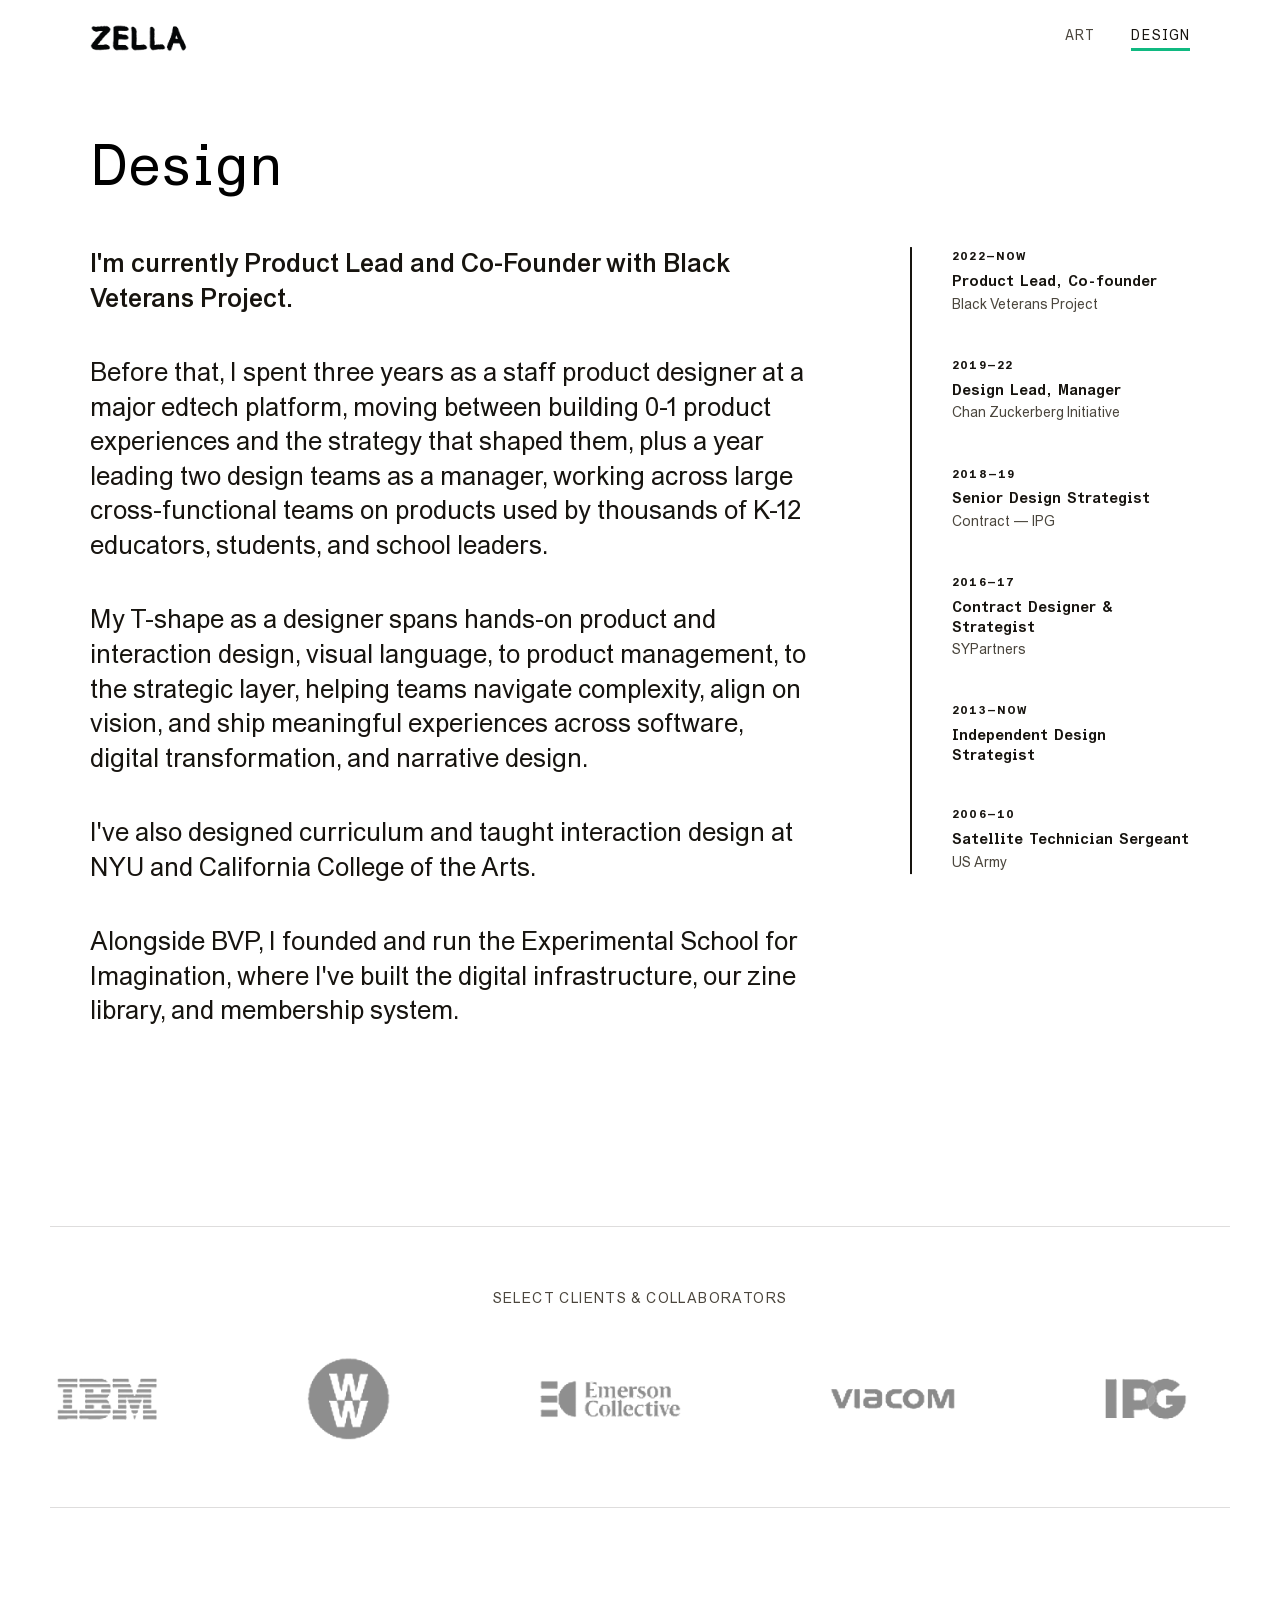
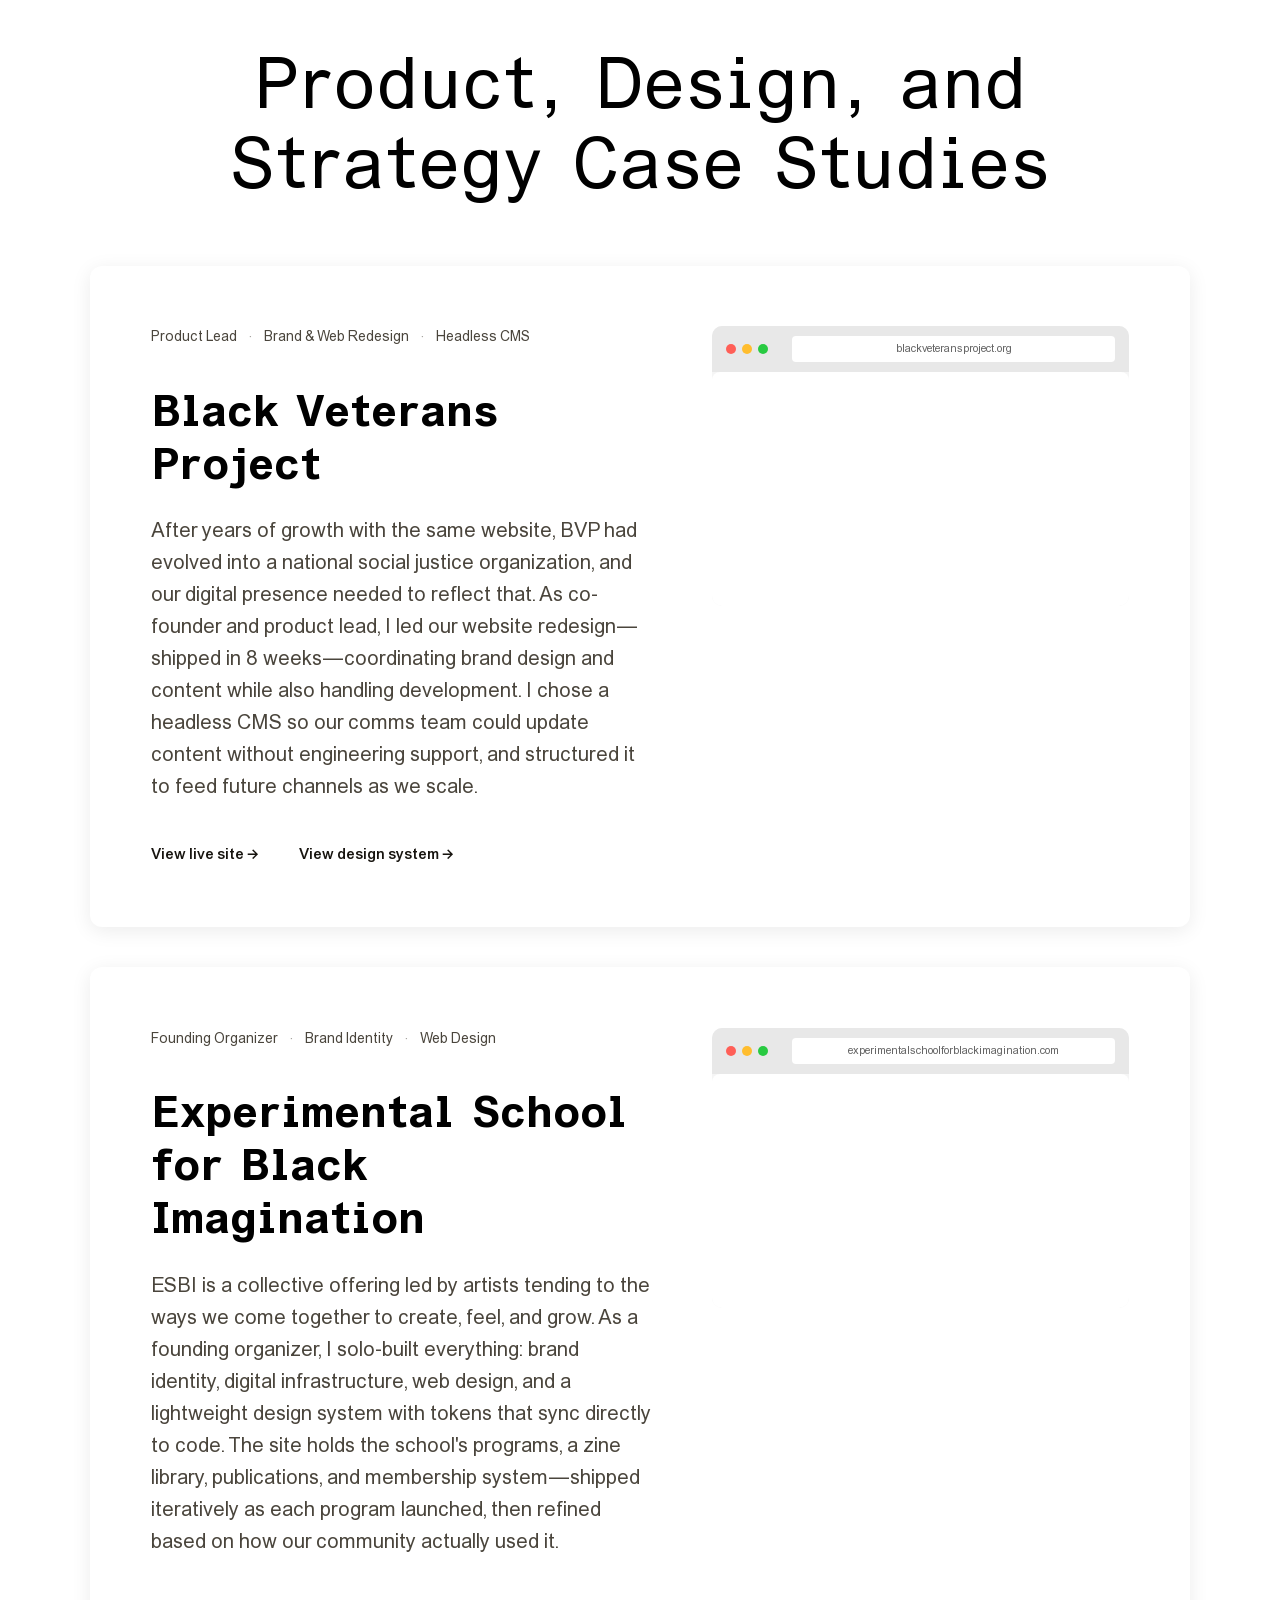
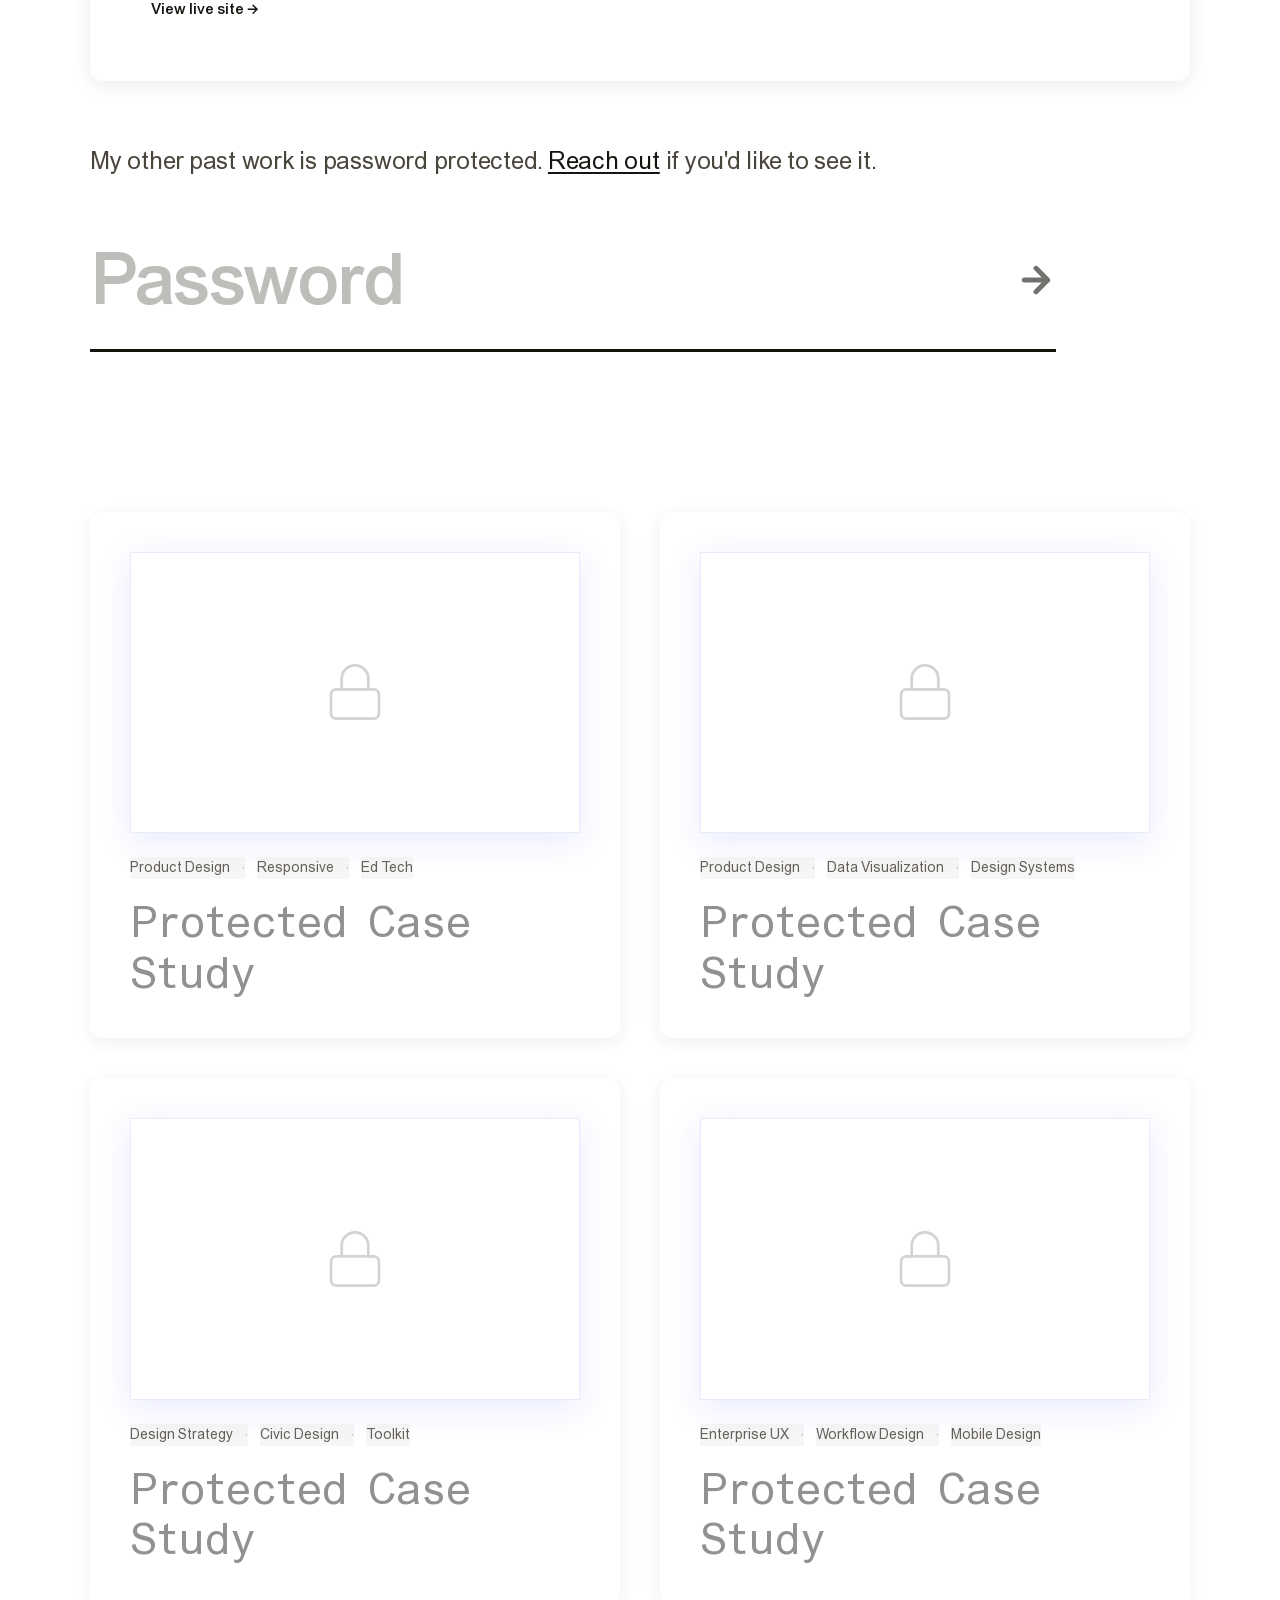
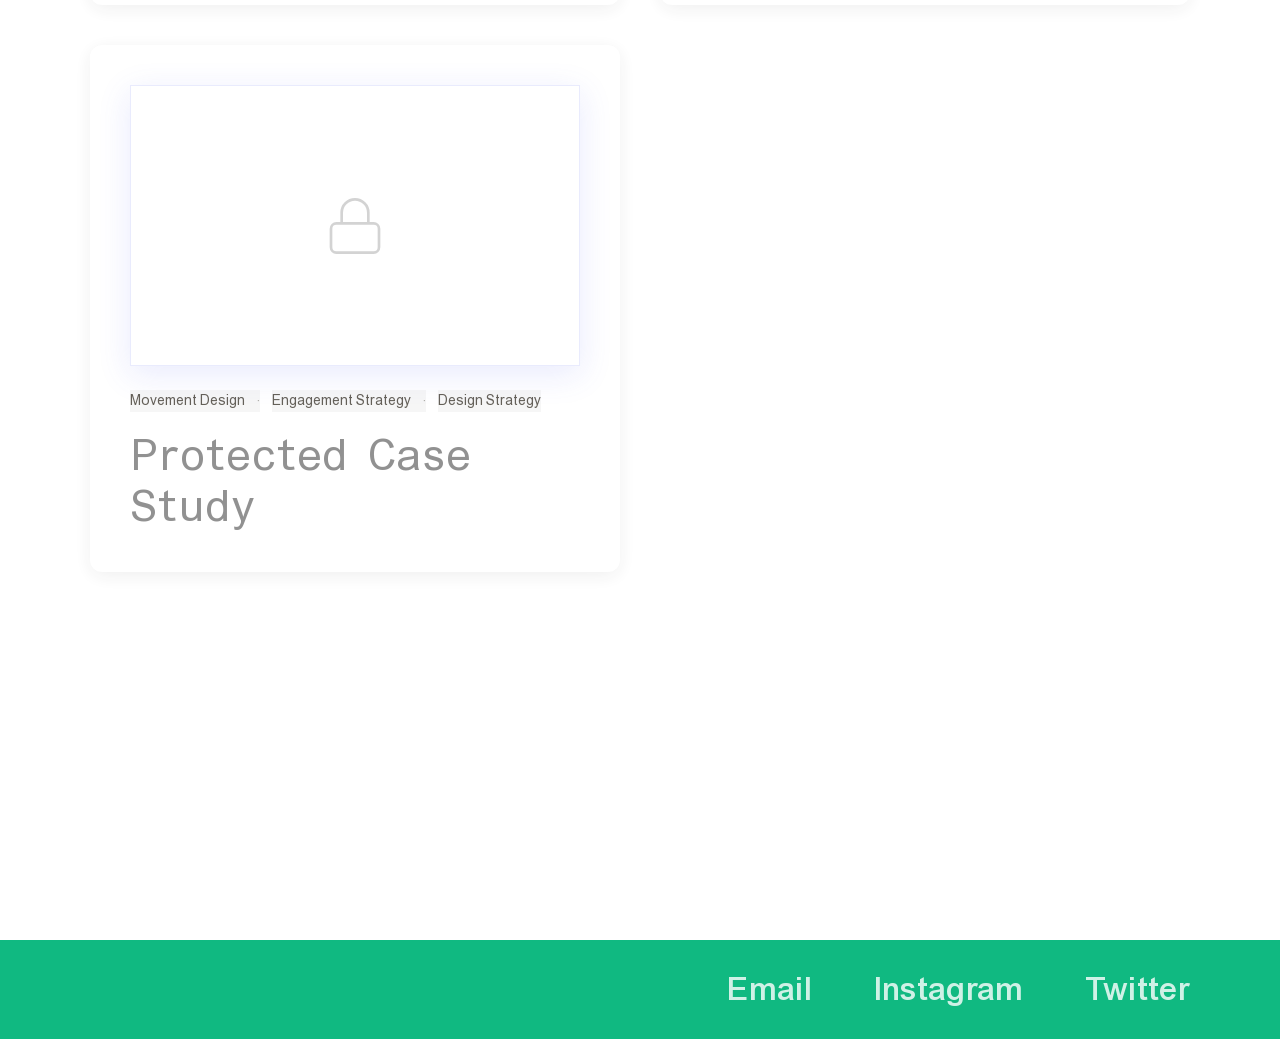
<file: designer.html>
<!DOCTYPE html>
<html lang="en">
<head>
<meta charset="UTF-8">
<meta name="viewport" content="width=device-width, initial-scale=1.0, maximum-scale=1.0, user-scalable=no">
<title>Zella — Designer</title>
<meta name="description" content="Product design, strategy, and leadership work by Zella. Case studies from Chan Zuckerberg Initiative, Black Veterans Project, and more.">

<!-- Open Graph -->
<meta property="og:title" content="Zella — Designer">
<meta property="og:description" content="Product design, strategy, and leadership work. Case studies from CZI, Black Veterans Project, and more.">
<meta property="og:type" content="website">
<meta property="og:url" content="https://zella.design/designer.html">
<meta property="og:image" content="https://zella.design/assets/images/og-image.png">

<!-- Twitter Card -->
<meta name="twitter:card" content="summary_large_image">
<meta name="twitter:title" content="Zella — Designer">
<meta name="twitter:description" content="Product design, strategy, and leadership work. Case studies from CZI, Black Veterans Project, and more.">
<meta name="twitter:image" content="https://zella.design/assets/images/og-image.png">

<link rel="preload" href="assets/fonts/ABCArealSuperfamilyVariable.woff2" as="font" type="font/woff2" crossorigin>
<link rel="icon" type="image/png" href="assets/images/zella-logo.png">
<link rel="apple-touch-icon" href="assets/images/zella-logo.png">
<link rel="stylesheet" href="styles.css">
</head>
<body>

<a href="#main-content" class="skip-link">Skip to main content</a>
<canvas id="ink-canvas"></canvas>

<header class="site-header">
  <div class="wrap">
    <a class="wordmark" href="index.html"><img src="assets/images/zella-logo.png" alt="Zella" class="logo-img"></a>
    <button class="nav-toggle" aria-label="Toggle navigation" aria-expanded="false">
      <span></span>
      <span></span>
      <span></span>
    </button>
    <nav class="doors">
      <a href="index.html">Home</a>
      <a href="artist.html">Art</a>
      <a href="designer.html" class="active">Design</a>
    </nav>
  </div>
</header>

<main class="wrap" id="main-content">

  <section class="section-hero">
    <h1>Design</h1>
  </section>

  <section class="designer-intro">
    <div class="designer-intro-main">
      <p>
        I'm currently Product Lead and Co-Founder with Black Veterans Project.
      </p>
      <p>
        Before that, I spent three years as a staff product designer at a major edtech platform, moving between building 0-1 product experiences and the strategy that shaped them, plus a year leading two design teams as a manager, working across large cross-functional teams on products used by thousands of K-12 educators, students, and school leaders.
      </p>
      <p>
        My T-shape as a designer spans hands-on product and interaction design, visual language, to product management, to the strategic layer, helping teams navigate complexity, align on vision, and ship meaningful experiences across software, digital transformation, and narrative design.
      </p>
      <p>
        I've also designed curriculum and taught interaction design at NYU and California College of the Arts.
      </p>
      <p>
        Alongside BVP, I founded and run the Experimental School for Imagination, where I've built the digital infrastructure, our zine library, and membership system.
      </p>
    </div>
    <aside class="designer-intro-sidebar">
      <div class="exp-item">
        <span class="exp-date">2022–Now</span>
        <span class="exp-role">Product Lead, Co-founder</span>
        <span class="exp-org">Black Veterans Project</span>
      </div>
      <div class="exp-item">
        <span class="exp-date">2019–22</span>
        <span class="exp-role">Design Lead, Manager</span>
        <span class="exp-org">Chan Zuckerberg Initiative</span>
      </div>
      <div class="exp-item">
        <span class="exp-date">2018–19</span>
        <span class="exp-role">Senior Design Strategist</span>
        <span class="exp-org">Contract — IPG</span>
      </div>
      <div class="exp-item">
        <span class="exp-date">2016–17</span>
        <span class="exp-role">Contract Designer & Strategist</span>
        <span class="exp-org">SYPartners</span>
      </div>
      <div class="exp-item">
        <span class="exp-date">2013–Now</span>
        <span class="exp-role">Independent Design Strategist</span>
      </div>
      <div class="exp-item">
        <span class="exp-date">2006–10</span>
        <span class="exp-role">Satellite Technician Sergeant</span>
        <span class="exp-org">US Army</span>
      </div>
    </aside>
  </section>

  <div class="logo-marquee">
    <span class="logo-marquee-label">Select clients & collaborators</span>
    <div class="logo-marquee-track">
      <img src="assets/images/logos/ibm.png" alt="IBM" loading="lazy">
      <img src="assets/images/logos/ww.png" alt="WW" loading="lazy">
      <img src="assets/images/logos/emerson-collective.png" alt="Emerson Collective" loading="lazy">
      <img src="assets/images/logos/viacom.png" alt="Viacom" loading="lazy">
      <img src="assets/images/logos/ipg.png" alt="IPG" loading="lazy">
      <img src="assets/images/logos/virgin.png" alt="Virgin" loading="lazy">
      <img src="assets/images/logos/xq.png" alt="XQ" loading="lazy">
      <img src="assets/images/logos/us-green-building-council.png" alt="US Green Building Council" loading="lazy">
      <img src="assets/images/logos/hias.png" alt="HIAS" loading="lazy">
      <img src="assets/images/logos/fast-company.png" alt="Fast Company" loading="lazy">
      <!-- Duplicate for seamless loop -->
      <img src="assets/images/logos/ibm.png" alt="IBM" loading="lazy">
      <img src="assets/images/logos/ww.png" alt="WW" loading="lazy">
      <img src="assets/images/logos/emerson-collective.png" alt="Emerson Collective" loading="lazy">
      <img src="assets/images/logos/viacom.png" alt="Viacom" loading="lazy">
      <img src="assets/images/logos/ipg.png" alt="IPG" loading="lazy">
      <img src="assets/images/logos/virgin.png" alt="Virgin" loading="lazy">
      <img src="assets/images/logos/xq.png" alt="XQ" loading="lazy">
      <img src="assets/images/logos/us-green-building-council.png" alt="US Green Building Council" loading="lazy">
      <img src="assets/images/logos/hias.png" alt="HIAS" loading="lazy">
      <img src="assets/images/logos/fast-company.png" alt="Fast Company" loading="lazy">
    </div>
  </div>

  <h2 class="section-header">Product, Design, and Strategy Case Studies</h2>

  <div class="cs-featured-cards">

    <div class="cs-featured-card">
      <div class="cs-featured-content">
        <ul class="cs-card-tags">
          <li>Product Lead</li>
          <li>Brand & Web Redesign</li>
          <li>Headless CMS</li>
        </ul>
        <h2 class="cs-featured-title">Black Veterans Project</h2>
        <p class="cs-featured-desc">After years of growth with the same website, BVP had evolved into a national social justice organization, and our digital presence needed to reflect that. As co-founder and product lead, I led our website redesign—shipped in 8 weeks—coordinating brand design and content while also handling development. I chose a headless CMS so our comms team could update content without engineering support, and structured it to feed future channels as we scale.</p>
        <div class="cs-featured-links">
          <a href="https://www.blackveteransproject.org/" target="_blank" rel="noopener" class="cs-featured-link">View live site →</a>
          <a href="https://www.blackveteransproject.org/design-system" target="_blank" rel="noopener" class="cs-featured-link">View design system →</a>
        </div>
      </div>
      <div class="cs-featured-preview">
        <a href="https://www.blackveteransproject.org/" target="_blank" rel="noopener">
          <div class="browser-chrome">
            <div class="browser-dots"><span></span><span></span><span></span></div>
            <div class="browser-url">blackveteransproject.org</div>
          </div>
          <div class="browser-viewport">
            <iframe src="https://www.blackveteransproject.org/" title="Black Veterans Project website" loading="lazy" tabindex="-1"></iframe>
          </div>
        </a>
      </div>
    </div>

    <a class="cs-featured-card" href="https://experimentalschoolforblackimagination.com/" target="_blank" rel="noopener">
      <div class="cs-featured-content">
        <ul class="cs-card-tags">
          <li>Founding Organizer</li>
          <li>Brand Identity</li>
          <li>Web Design</li>
        </ul>
        <h2 class="cs-featured-title">Experimental School for Black Imagination</h2>
        <p class="cs-featured-desc">ESBI is a collective offering led by artists tending to the ways we come together to create, feel, and grow. As a founding organizer, I solo-built everything: brand identity, digital infrastructure, web design, and a lightweight design system with tokens that sync directly to code. The site holds the school's programs, a zine library, publications, and membership system—shipped iteratively as each program launched, then refined based on how our community actually used it.</p>
        <span class="cs-featured-link">View live site →</span>
      </div>
      <div class="cs-featured-preview">
        <div class="browser-chrome">
          <div class="browser-dots"><span></span><span></span><span></span></div>
          <div class="browser-url">experimentalschoolforblackimagination.com</div>
        </div>
        <div class="browser-viewport">
          <iframe src="https://experimentalschoolforblackimagination.com/" title="ESBI website" loading="lazy" tabindex="-1"></iframe>
        </div>
      </div>
    </a>

  </div>

  <!-- Password Gate -->
  <div class="cs-gate-box" id="csGateSection">
    <span class="cs-gate-label">My other past work is password protected. <a href="mailto:zellavanie@gmail.com?subject=Portfolio%20request%20%F0%9F%91%80" class="cs-gate-link">Reach out</a> if you'd like to see it.</span>
    <form class="cs-gate-form-inline" id="csGateForm">
      <input type="password" id="csPassword" placeholder="Password" autocomplete="off" spellcheck="false">
      <button type="submit" aria-label="Submit"><svg width="28" height="28" viewBox="0 0 24 24" fill="none" stroke="currentColor" stroke-width="3" stroke-linecap="round" stroke-linejoin="round"><path d="M5 12h14M12 5l7 7-7 7"/></svg></button>
    </form>
    <span class="cs-gate-error" id="csGateError"></span>
  </div>

  <!-- Placeholder cards (visible before unlock) -->
  <section class="cs-gate-section">
    <div class="cs-grid cs-grid-placeholder" id="csGridPlaceholder">
      <div class="cs-card cs-card-placeholder">
        <div class="cs-card-image cs-card-placeholder-img">
          <svg class="lock-icon" viewBox="0 0 24 24" fill="none" stroke="currentColor" stroke-width="1.5">
            <rect x="3" y="11" width="18" height="11" rx="2" ry="2"/>
            <path d="M7 11V7a5 5 0 0 1 10 0v4"/>
          </svg>
        </div>
        <ul class="cs-card-tags">
          <li>Product Design</li>
          <li>Responsive</li>
          <li>Ed Tech</li>
        </ul>
        <h2 class="cs-card-title">Protected Case Study</h2>
      </div>
      <div class="cs-card cs-card-placeholder">
        <div class="cs-card-image cs-card-placeholder-img">
          <svg class="lock-icon" viewBox="0 0 24 24" fill="none" stroke="currentColor" stroke-width="1.5">
            <rect x="3" y="11" width="18" height="11" rx="2" ry="2"/>
            <path d="M7 11V7a5 5 0 0 1 10 0v4"/>
          </svg>
        </div>
        <ul class="cs-card-tags">
          <li>Product Design</li>
          <li>Data Visualization</li>
          <li>Design Systems</li>
        </ul>
        <h2 class="cs-card-title">Protected Case Study</h2>
      </div>
      <div class="cs-card cs-card-placeholder">
        <div class="cs-card-image cs-card-placeholder-img">
          <svg class="lock-icon" viewBox="0 0 24 24" fill="none" stroke="currentColor" stroke-width="1.5">
            <rect x="3" y="11" width="18" height="11" rx="2" ry="2"/>
            <path d="M7 11V7a5 5 0 0 1 10 0v4"/>
          </svg>
        </div>
        <ul class="cs-card-tags">
          <li>Design Strategy</li>
          <li>Civic Design</li>
          <li>Toolkit</li>
        </ul>
        <h2 class="cs-card-title">Protected Case Study</h2>
      </div>
      <div class="cs-card cs-card-placeholder">
        <div class="cs-card-image cs-card-placeholder-img">
          <svg class="lock-icon" viewBox="0 0 24 24" fill="none" stroke="currentColor" stroke-width="1.5">
            <rect x="3" y="11" width="18" height="11" rx="2" ry="2"/>
            <path d="M7 11V7a5 5 0 0 1 10 0v4"/>
          </svg>
        </div>
        <ul class="cs-card-tags">
          <li>Enterprise UX</li>
          <li>Workflow Design</li>
          <li>Mobile Design</li>
        </ul>
        <h2 class="cs-card-title">Protected Case Study</h2>
      </div>
      <div class="cs-card cs-card-placeholder">
        <div class="cs-card-image cs-card-placeholder-img">
          <svg class="lock-icon" viewBox="0 0 24 24" fill="none" stroke="currentColor" stroke-width="1.5">
            <rect x="3" y="11" width="18" height="11" rx="2" ry="2"/>
            <path d="M7 11V7a5 5 0 0 1 10 0v4"/>
          </svg>
        </div>
        <ul class="cs-card-tags">
          <li>Movement Design</li>
          <li>Engagement Strategy</li>
          <li>Design Strategy</li>
        </ul>
        <h2 class="cs-card-title">Protected Case Study</h2>
      </div>
    </div>
  </section>

  <!-- Case Studies Grid (hidden until unlocked, no images in DOM) -->
  <div class="cs-grid cs-grid-hidden" id="csGrid"></div>

</main>

<footer class="site-footer">
  <div class="wrap">
    <div class="footer-right">
      <a href="mailto:zellavanie@gmail.com?subject=Hi%20Zella!" class="footer-link">Email</a>
      <a href="https://www.instagram.com/zellanealehurston/" target="_blank" rel="noopener" class="footer-link">Instagram</a>
      <a href="https://x.com/zella_vanie" target="_blank" rel="noopener" class="footer-link">Twitter</a>
    </div>
  </div>
</footer>

<script src="script.js"></script>
<script src="fluid-effect.js"></script>
</body>
</html>
</file>
<file: styles.css>
/* ============================================
   Zella — shared styles
   Editorial, bespoke, restrained motion.
   Fully fluid responsive system.
   ============================================ */

/* ---------- Font Setup ---------- */

/* ABC Areal Superfamily Variable
   MONO axis: 0 = Areal, 50 = Semi Mono, 100 = Mono
   Weight axis: 400–700 */
@font-face {
  font-family: 'ABC Areal';
  src: url('assets/fonts/ABCArealSuperfamilyVariable.woff2') format('woff2');
  font-weight: 400 700;
  font-style: normal;
  font-display: block;
}

:root {
  /* Typography — ABC Areal Superfamily */
  --font-stack: 'ABC Areal', -apple-system, BlinkMacSystemFont, sans-serif;
  --font-body: 'ABC Areal', -apple-system, BlinkMacSystemFont, sans-serif;
  --font-display: 'ABC Areal', -apple-system, BlinkMacSystemFont, sans-serif;
  --font-mono: 'ABC Areal', monospace;

  /* MONO axis values */
  --mono-areal: 0;
  --mono-semi: 50;
  --mono-full: 100;

  /* Colors */
  --paper: #ffffff;
  --paper-deep: #f5f5f5;
  --ink: #17140f;
  --ink-soft: #4a453c;
  --accent: #5865F2;
  --accent-soft: #7983F5;
  --green: #10B981;
  --line: rgba(23, 20, 15, 0.14);

  /* Layout */
  --max-w: 1180px;
  --gate-blur: 14px;

  /* Fluid spacing: 320px → 1200px viewport */
  --space-3xs: clamp(0.25rem, 0.2rem + 0.25vw, 0.375rem);
  --space-2xs: clamp(0.5rem, 0.4rem + 0.5vw, 0.75rem);
  --space-xs: clamp(0.75rem, 0.6rem + 0.75vw, 1.125rem);
  --space-s: clamp(1rem, 0.8rem + 1vw, 1.5rem);
  --space-m: clamp(1.5rem, 1.1rem + 2vw, 2.5rem);
  --space-l: clamp(2rem, 1.4rem + 3vw, 4rem);
  --space-xl: clamp(3rem, 2rem + 5vw, 6rem);
  --space-2xl: clamp(4rem, 2.5rem + 7.5vw, 9rem);
  --space-3xl: clamp(6rem, 4rem + 10vw, 12rem);

  /* Fluid typography - larger mobile minimums */
  --text-2xs: clamp(0.6875rem, 0.58rem + 0.2vw, 0.75rem);
  --text-xs: clamp(0.75rem, 0.63rem + 0.3vw, 0.875rem);
  --text-s: clamp(0.875rem, 0.75rem + 0.3vw, 0.9375rem);
  --text-base: clamp(1rem, 0.875rem + 0.3vw, 1.0625rem);
  --text-m: clamp(1.0625rem, 0.9rem + 0.5vw, 1.25rem);
  --text-l: clamp(1.1875rem, 0.95rem + 0.9vw, 1.5rem);
  --text-xl: clamp(1.375rem, 1.1rem + 1.4vw, 2rem);
  --text-2xl: clamp(1.625rem, 1.2rem + 2.1vw, 2.75rem);
  --text-3xl: clamp(2rem, 1.4rem + 3vw, 3.5rem);
  --text-4xl: clamp(2.25rem, 1.5rem + 3.75vw, 4.5rem);

  /* Fluid wrap padding */
  --wrap-padding: clamp(1.25rem, 0.75rem + 2.5vw, 2.5rem);

  /* Header height */
  --header-h: clamp(60px, 50px + 2vw, 76px);
}

* {
  box-sizing: border-box;
  margin: 0;
  padding: 0;
}

/* Prevent pinch-zoom on mobile */
@media (max-width: 768px) {
  html, body {
    touch-action: pan-x pan-y;
  }
}

html {
  scroll-behavior: smooth;
  -webkit-text-size-adjust: 100%;
  text-size-adjust: 100%;
  touch-action: pan-y;
  overflow-x: hidden;
  max-width: 100vw;
}

body {
  background: var(--paper);
  color: var(--ink);
  font-family: var(--font-body);
  font-size: var(--text-base);
  line-height: 1.6;
  font-variation-settings: 'MONO' var(--mono-areal);
  -webkit-font-smoothing: antialiased;
  -moz-osx-font-smoothing: grayscale;
  overflow-x: hidden;
  max-width: 100%;
  position: relative;
  hyphens: none;
  -webkit-hyphens: none;
  -ms-hyphens: none;
}

/* Semi Mono for display typography (headings, nav, labels, stats) */
h1, h2, h3, h4, h5, h6,
.wordmark,
nav.doors a,
.doors-list a,
.doors-list .tag,
.exp-date,
.exp-role,
.label,
.year-label,
.cs-meta,
.cs-card-title,
.cs-featured-title,
.stat,
.cs-download-number,
.section-header,
.teaser h1 {
  font-variation-settings: 'MONO' var(--mono-semi);
}

a {
  color: inherit;
  text-decoration: none;
  transition: color 0.2s ease;
}

/* Content links turn green on hover */
main a:hover {
  color: var(--green);
}

/* Exceptions - cards keep their own hover behavior */
main a.cs-card:hover,
main a.cs-featured-card:hover,
main a.cs-explore-item:hover {
  color: inherit;
}

img {
  max-width: 100%;
  height: auto;
  display: block;
}

/* Zoom containment - zooming should only affect the image container */
.cs-browser-frame,
.browser-viewport,
.cs-image-full,
.cs-hero-image,
.cs-showcase-scroll {
  isolation: isolate;
  contain: layout paint;
  overflow: hidden;
}

/* Prevent zoom from affecting whisper text */
.cs-whisper {
  position: relative;
  z-index: 1;
  transform: translateZ(0);
}

.wrap {
  max-width: var(--max-w);
  margin: 0 auto;
  padding: 0 var(--wrap-padding);
  overflow-x: hidden;
}

main {
  overflow-x: hidden;
  max-width: 100%;
}

/* Allow full-bleed sections on case study pages */
body.case-study .wrap,
body.case-study main {
  overflow-x: visible;
}

html:has(body.case-study),
body.case-study {
  overflow-x: clip;
}

/* ---------- Header / nav ---------- */

.site-header {
  position: fixed;
  top: 0;
  left: 0;
  right: 0;
  z-index: 100;
  background: rgba(255, 255, 255, 0.96);
  backdrop-filter: blur(12px);
  -webkit-backdrop-filter: blur(12px);
}

/* Add padding-top to body to account for fixed header */
body {
  padding-top: var(--header-h);
}

/* Home page uses sticky header, so no body padding needed */
body.home-locked {
  padding-top: 0;
}

/* Reading Progress Bar */
.reading-progress {
  position: fixed;
  top: var(--header-h);
  left: 0;
  width: 100%;
  height: 3px;
  background: var(--border);
  z-index: 250;
  opacity: 0;
  transition: opacity 0.3s ease;
}

.reading-progress.visible {
  opacity: 1;
}

.reading-progress-bar {
  height: 100%;
  background: var(--green);
  width: 0%;
  transition: width 0.05s linear;
}

.reading-time {
  position: fixed;
  top: calc(var(--header-h) + 12px);
  right: var(--gutter);
  font-size: 11px;
  font-family: var(--font-mono);
  color: var(--muted);
  opacity: 0;
  transition: opacity 0.3s ease;
  z-index: 250;
  background: rgba(255, 255, 255, 0.9);
  padding: 4px 8px;
  border-radius: 4px;
}

.reading-time.visible {
  opacity: 1;
}

.site-header .wrap {
  display: flex;
  align-items: center;
  justify-content: space-between;
  height: var(--header-h);
}

.wordmark {
  font-family: var(--font-display);
  font-weight: 500;
  font-size: var(--text-l);
  letter-spacing: 0.02em;
  z-index: 110;
}

.wordmark span {
  color: var(--accent);
}

.logo-img {
  height: clamp(20px, 2.5vw, 28px);
  width: auto;
  display: block;
}

/* Desktop nav */
nav.doors {
  display: flex;
  gap: clamp(1.25rem, 1rem + 2vw, 2.25rem);
}

/* Hide HOME link on desktop - logo serves this purpose */
nav.doors a[href="index.html"] {
  display: none !important;
}

nav.doors a {
  font-size: var(--text-xs);
  letter-spacing: 0.08em;
  text-transform: uppercase;
  color: var(--ink-soft);
  position: relative;
  padding-bottom: 4px;
  transition: color 0.2s ease;
}

nav.doors a::after {
  content: '';
  position: absolute;
  left: 0;
  bottom: 0;
  width: 100%;
  height: 3px;
  background: #10B981;
  transform: scaleX(0);
  transform-origin: var(--underline-origin, 0% 50%);
  transition: transform 0.3s cubic-bezier(0.4, 0, 0.2, 1);
}

nav.doors a:hover,
nav.doors a.active {
  color: var(--ink);
}

nav.doors a:hover::after {
  transform: scaleX(1);
}

nav.doors a.active::after {
  transform: scaleX(1);
  transform-origin: 0% 50%;
}

/* Mobile hamburger */
.nav-toggle {
  display: none;
  background: none;
  border: none;
  cursor: pointer;
  padding: 12px;
  min-width: 44px;
  min-height: 44px;
  z-index: 110;
  -webkit-tap-highlight-color: transparent;
}

.nav-toggle span {
  display: block;
  width: 24px;
  height: 2px;
  background: var(--ink);
  margin: 5px 0;
  transition: transform 0.3s ease, opacity 0.3s ease;
  transform-origin: center;
}

.nav-toggle.active span:nth-child(1) {
  transform: rotate(45deg) translate(5px, 5px);
}

.nav-toggle.active span:nth-child(2) {
  opacity: 0;
}

.nav-toggle.active span:nth-child(3) {
  transform: rotate(-45deg) translate(5px, -5px);
}

/* Mobile nav - fullscreen overlay */
@media (max-width: 768px) {
  /* Hide ink-canvas and content when nav is open */
  body.nav-open #ink-canvas,
  body.nav-open main,
  body.nav-open .site-footer {
    visibility: hidden !important;
    opacity: 0 !important;
  }

  .nav-toggle {
    display: block;
    position: fixed;
    top: 16px;
    right: 16px;
    z-index: 100001;
    background: transparent;
  }

  nav.doors {
    display: flex;
    position: fixed;
    top: 0;
    left: 0;
    width: 100vw;
    height: 100vh;
    height: 100dvh;
    background: #000 !important;
    flex-direction: column;
    align-items: center;
    justify-content: center;
    padding: 2rem;
    gap: 1rem;
    opacity: 0;
    visibility: hidden;
    z-index: 100000;
    -webkit-transform: translateY(-100%);
    transform: translateY(-100%);
    -webkit-transition: opacity 0.3s ease, visibility 0.3s ease, -webkit-transform 0.3s ease;
    transition: opacity 0.3s ease, visibility 0.3s ease, transform 0.3s ease;
  }

  nav.doors.open {
    opacity: 1;
    visibility: visible;
    -webkit-transform: translateY(0);
    transform: translateY(0);
  }

  nav.doors a {
    font-size: 2.5rem;
    font-family: var(--font-display);
    font-weight: 400;
    text-transform: none;
    letter-spacing: 0.02em;
    color: #fff;
    padding: 1rem 2rem;
    padding-bottom: 1rem;
    min-height: 60px;
    display: flex;
    align-items: center;
    justify-content: center;
    width: auto;
    border: none;
    border-bottom: none;
    text-decoration: none;
    -webkit-tap-highlight-color: transparent;
    position: relative;
    transition: color 0.25s cubic-bezier(0.4, 0, 0.2, 1);
  }

  /* Show HOME link on mobile */
  nav.doors a[href="index.html"] {
    display: flex !important;
  }

  nav.doors a.active {
    color: #10B981 !important;
    font-weight: 500;
  }

  nav.doors a:active,
  nav.doors a:hover {
    color: #10B981;
  }

  nav.doors a::after {
    content: none;
    display: none;
  }

  nav.doors a::before {
    content: none;
    display: none;
  }

  .nav-toggle.active span {
    background: #fff;
  }

  .nav-overlay {
    display: none;
  }
}

/* ---------- Footer ---------- */

.site-footer {
  background: #10B981;
  border-top: none;
  padding: var(--space-s) 0;
  margin-top: var(--space-2xl);
}

.site-footer .wrap {
  display: flex;
  flex-direction: column;
  gap: var(--space-s);
  color: rgba(255, 255, 255, 0.8);
  letter-spacing: 0.02em;
  text-align: right;
}

.footer-left {
  color: rgba(255, 255, 255, 0.6);
  order: 2;
}

.footer-right {
  display: flex;
  flex-wrap: wrap;
  gap: var(--space-s) var(--space-l);
  order: 1;
  justify-content: flex-end;
  width: 100%;
}

.footer-link {
  font-size: var(--text-xl);
  font-weight: 500;
  color: rgba(255, 255, 255, 0.8);
  transition: color 0.3s ease;
}

.footer-link:hover {
  color: #FFFFFF;
}

/* Mobile footer - compact */
@media (max-width: 599px) {
  .site-footer {
    padding: var(--space-s) 0;
    margin-top: var(--space-l);
    position: relative;
    z-index: 10;
  }

  .footer-right {
    gap: var(--space-m);
  }

  .footer-link {
    font-size: var(--text-l);
    padding: var(--space-2xs) 0;
  }
}

@media (min-width: 600px) {
  .site-footer .wrap {
    flex-direction: row;
    justify-content: space-between;
    align-items: center;
    gap: var(--space-m);
  }

  .footer-left,
  .footer-right {
    order: unset;
  }
}

.footer-link {
  position: relative;
}

.footer-link::after {
  content: '';
  position: absolute;
  left: 0;
  bottom: -2px;
  width: 100%;
  height: 5px;
  background: #3D5A80;
  transform: scaleX(0);
  transform-origin: var(--underline-origin, 0% 50%);
  transition: transform 0.3s cubic-bezier(0.4, 0, 0.2, 1);
}

.footer-link:hover::after {
  transform: scaleX(1);
}

/* ---------- Landing / essay ---------- */

.essay {
  padding: var(--space-2xl) 0 var(--space-xl);
  max-width: 760px;
}

.essay-wide {
  max-width: none;
  padding-top: var(--space-l);
}

.essay-wide h1 {
  max-width: 100%;
}

/* Fluid canvas effect - HOMEPAGE ONLY (orb + letter scatter) */
#ink-canvas {
  display: none;
}

.home-locked #ink-canvas {
  display: block;
  position: fixed;
  top: 0;
  left: 0;
  width: 100vw;
  height: 100vh;
  pointer-events: none;
  z-index: 200;
  mix-blend-mode: exclusion;
}

/* Homepage locked to viewport */
.home-locked {
  height: 100vh;
  height: 100dvh;
  overflow: hidden;
  display: flex;
  flex-direction: column;
  background: linear-gradient(180deg, #fff8f6 0%, #ffffff 40%, #f8f6ff 100%);
}

.home-locked main,
.home-locked .site-footer {
  position: relative;
  z-index: 2;
}

/* On homepage, header should be below the glow canvas */
.home-locked .site-header {
  position: sticky;
  z-index: 1;
  background: transparent;
  backdrop-filter: none;
  -webkit-backdrop-filter: none;
}

.home-locked main.wrap {
  flex: 1;
  display: flex;
  align-items: center;
  background: transparent;
}

.home-locked .essay-wide {
  padding-top: 0;
  padding-bottom: 0;
  width: 100%;
}

.home-locked .essay-wide h1 {
  font-size: clamp(1.5rem, 2.8vw, 2.75rem);
  line-height: 1.3;
  max-width: 100%;
  position: relative;
  z-index: 201;
}

/* Mobile homepage - ensure proper sizing to prevent zoom-in on load */
@media (max-width: 600px) {
  .home-locked .essay-wide h1 {
    font-size: 1.35rem;
    line-height: 1.35;
  }
}

.home-locked .site-footer {
  margin-top: 0;
  padding: var(--space-s) 0;
  background: var(--green);
  border: none !important;
  border-top: none !important;
  position: relative;
  z-index: 100;
  overflow: visible;
}

.home-locked .site-footer .wrap {
  color: rgba(255, 255, 255, 0.6);
}

.home-locked .site-footer .footer-left {
  color: rgba(255, 255, 255, 0.6);
}

.home-locked .site-footer .footer-link {
  color: rgba(255, 255, 255, 0.8);
}

.home-locked .site-footer .footer-link:hover {
  color: #FFFFFF;
}

.home-locked .site-footer .footer-link::after {
  background: #3D5A80;
}

/* Homepage footer mobile spacing - compact */
@media (max-width: 768px) {
  .home-locked .site-footer {
    padding: var(--space-s) 0;
  }
}

/* ---------- Logo Marquee ---------- */

.logo-marquee {
  overflow: hidden;
  padding: var(--space-l) 0;
  margin: var(--space-xl) 0;
  margin-left: calc(-1 * var(--wrap-padding));
  margin-right: calc(-1 * var(--wrap-padding));
  width: calc(100% + 2 * var(--wrap-padding));
  border-top: 1px solid var(--line);
  border-bottom: 1px solid var(--line);
}

.logo-marquee-label {
  display: block;
  text-align: center;
  font-size: var(--text-xs);
  letter-spacing: 0.1em;
  text-transform: uppercase;
  color: var(--ink-soft);
  margin-bottom: var(--space-m);
}

.logo-marquee-track {
  display: flex;
  align-items: center;
  gap: var(--space-2xl);
  width: max-content;
  animation: marquee-scroll 30s linear infinite;
}

.logo-marquee-track img {
  height: 96px;
  width: auto;
  opacity: 0.5;
  filter: grayscale(100%);
  transition: opacity 0.3s ease, filter 0.3s ease;
  cursor: pointer;
}

.logo-marquee-track img:hover {
  opacity: 1;
  filter: grayscale(0%);
}

@keyframes marquee-scroll {
  0% {
    transform: translateX(0);
  }
  100% {
    transform: translateX(-50%);
  }
}

@media (prefers-reduced-motion: reduce) {
  .logo-marquee-track {
    animation: none;
  }
}

/* Mobile: keep marquee scrolling but smaller logos */
@media (max-width: 600px) {
  .logo-marquee-track {
    animation: marquee-scroll 20s linear infinite;
    gap: var(--space-xl);
  }

  .logo-marquee-track img {
    height: 40px;
  }
}

.essay .kicker {
  font-size: var(--text-xs);
  letter-spacing: 0.14em;
  text-transform: uppercase;
  color: var(--accent);
  margin-bottom: var(--space-m);
  display: block;
}

.essay h1 {
  font-family: var(--font-display);
  font-weight: 400;
  font-size: var(--text-3xl);
  line-height: 1.25;
  margin: 0 0 var(--space-m);
  color: var(--ink);
}

.essay p {
  font-size: var(--text-m);
  color: var(--ink-soft);
  margin-bottom: var(--space-s);
}

.doors-list {
  margin-top: var(--space-l);
  display: flex;
  flex-direction: column;
  border-top: 1px solid var(--line);
}

.doors-list a {
  display: flex;
  flex-direction: column;
  gap: var(--space-2xs);
  padding: var(--space-s) 0;
  border-bottom: 1px solid var(--line);
  font-family: var(--font-display);
  font-size: var(--text-xl);
  transition: padding-left 0.25s ease, color 0.25s ease;
}

@media (min-width: 480px) {
  .doors-list a {
    flex-direction: row;
    justify-content: space-between;
    align-items: baseline;
  }
}

.doors-list a:hover {
  padding-left: var(--space-xs);
  color: var(--accent);
}

.doors-list .tag {
  font-family: var(--font-display);
  font-size: var(--text-2xs);
  letter-spacing: 0.08em;
  text-transform: uppercase;
  color: var(--ink-soft);
}

/* ---------- Section hero ---------- */

.section-hero {
  padding: var(--space-l) 0 var(--space-s);
  max-width: 820px;
}

/* Minimal hero for Art/Design pages */
.section-hero h1:only-child {
  font-size: var(--text-3xl);
  font-weight: 400;
  margin: 0;
}

.section-hero .kicker {
  font-size: var(--text-xs);
  letter-spacing: 0.14em;
  text-transform: uppercase;
  color: var(--accent);
  margin-bottom: var(--space-s);
  display: block;
}

.section-hero h1 {
  font-family: var(--font-display);
  font-weight: 400;
  font-size: var(--text-4xl);
  line-height: 1.12;
  margin: 0 0 var(--space-m);
}

.section-hero p.lede {
  font-size: var(--text-m);
  color: var(--ink-soft);
  max-width: 640px;
  line-height: 1.65;
}

/* ---------- Designer Intro ---------- */

.designer-intro {
  display: grid;
  grid-template-columns: 1fr 280px;
  gap: var(--space-xl);
  padding: var(--space-s) 0 var(--space-l);
  margin-bottom: var(--space-l);
  align-items: start;
}

@media (max-width: 900px) {
  .designer-intro {
    grid-template-columns: 1fr;
    gap: var(--space-l);
    min-height: auto;
    padding-bottom: var(--space-xl);
    margin-bottom: var(--space-xl);
  }
}

.designer-intro-main p {
  font-family: var(--font-body);
  font-size: clamp(1.375rem, 2vw, 1.75rem);
  font-weight: 400;
  line-height: 1.35;
  color: var(--ink);
  margin-bottom: var(--space-m);
}

.designer-intro-main p:first-child {
  font-style: normal;
  font-weight: 500;
  margin-top: 0;
}

.designer-intro-sidebar .exp-item:first-child {
  margin-top: 0;
}

.designer-intro-sidebar {
  position: sticky;
  top: calc(var(--header-h) + var(--space-xl));
  border-left: 2px solid var(--ink);
  padding-left: var(--space-m);
  align-self: start;
}

@media (max-width: 900px) {
  .designer-intro-sidebar {
    border-left: none;
    border-top: 2px solid var(--ink);
    padding-left: 0;
    padding-top: var(--space-m);
  }
}

.exp-item {
  display: flex;
  flex-direction: column;
  margin-bottom: var(--space-m);
}

.exp-item:last-child {
  margin-bottom: 0;
}

.exp-date {
  font-size: var(--text-2xs);
  font-weight: 700;
  letter-spacing: 0.1em;
  text-transform: uppercase;
  color: var(--ink);
  margin-bottom: var(--space-3xs);
}

.exp-role {
  font-size: var(--text-s);
  font-weight: 600;
  color: var(--ink);
  line-height: 1.3;
}

.exp-org {
  font-size: var(--text-xs);
  color: var(--ink-soft);
  margin-top: 2px;
}

/* ---------- Hero with sidebar ---------- */

.hero-with-sidebar {
  display: grid;
  grid-template-columns: 1fr;
  gap: var(--space-xl);
  max-width: none;
}

@media (min-width: 768px) {
  .hero-with-sidebar {
    grid-template-columns: 1fr 280px;
    gap: var(--space-2xl);
    align-items: start;
  }
}

@media (min-width: 1024px) {
  .hero-with-sidebar {
    grid-template-columns: 1fr 320px;
  }
}

.hero-main {
  max-width: 720px;
}

.hero-sidebar h2 {
  font-family: var(--font-display);
  font-weight: 400;
  font-size: var(--text-l);
  margin: 0 0 var(--space-m);
}

/* ---------- Two column ---------- */

.two-col {
  display: grid;
  grid-template-columns: 1fr;
  gap: var(--space-l);
  padding: var(--space-l) 0;
  border-top: 1px solid var(--line);
}

@media (min-width: 700px) {
  .two-col {
    grid-template-columns: 1fr 1fr;
    gap: var(--space-xl);
  }
}

.two-col h2 {
  font-family: var(--font-display);
  font-weight: 400;
  font-size: var(--text-xl);
  margin: 0 0 var(--space-s);
}

.two-col p {
  color: var(--ink-soft);
  font-size: var(--text-s);
  line-height: 1.7;
}

.timeline {
  list-style: none;
}

.timeline li {
  display: flex;
  gap: var(--space-s);
  padding: var(--space-xs) 0;
  font-size: var(--text-s);
}

.timeline .yr {
  color: var(--accent);
  font-family: var(--font-display);
  min-width: clamp(50px, 10vw, 64px);
  flex-shrink: 0;
}

/* ---------- Case study grid ---------- */

.cs-grid-heading {
  display: flex;
  flex-direction: column;
  gap: var(--space-2xs);
  padding-top: var(--space-xl);
  border-top: 1px solid var(--line);
  margin-bottom: var(--space-2xs);
}

@media (min-width: 480px) {
  .cs-grid-heading {
    flex-direction: row;
    justify-content: space-between;
    align-items: baseline;
  }
}

.cs-grid-heading h2 {
  font-family: var(--font-display);
  font-weight: 400;
  font-size: var(--text-xl);
}

.cs-grid-heading span {
  font-size: var(--text-2xs);
  letter-spacing: 0.08em;
  text-transform: uppercase;
  color: var(--ink-soft);
}

.section-header {
  text-align: center;
  font-family: var(--font-display);
  font-weight: 400;
  font-size: var(--text-4xl);
  line-height: 1.12;
  margin-top: var(--space-2xl);
  margin-bottom: var(--space-m);
}

/* ---------- Featured Case Study Cards ---------- */

.cs-featured-cards {
  display: flex;
  flex-direction: column;
  gap: var(--space-m);
  margin: var(--space-l) 0;
}

.cs-featured-card {
  display: grid;
  grid-template-columns: 1fr;
  gap: var(--space-m);
  padding: var(--space-m);
  border-radius: 12px;
  text-decoration: none;
  color: inherit;
  position: relative;
  background: var(--paper);
  box-shadow: 0 4px 20px rgba(0, 0, 0, 0.08);
}

@media (min-width: 800px) {
  .cs-featured-card {
    grid-template-columns: 1.2fr 1fr;
    gap: var(--space-l);
    padding: var(--space-l);
  }
}

.cs-featured-content {
  display: flex;
  flex-direction: column;
  justify-content: center;
  min-width: 0;
  overflow-wrap: break-word;
  word-wrap: break-word;
}

.cs-featured-title {
  font-family: var(--font-display);
  font-size: var(--text-2xl);
  font-weight: 700;
  line-height: 1.2;
  margin: var(--space-xs) 0 var(--space-s);
}

.cs-featured-desc {
  font-size: var(--text-m);
  line-height: 1.6;
  color: var(--ink-soft);
  margin-bottom: var(--space-m);
  overflow-wrap: break-word;
  word-wrap: break-word;
}

/* Mobile featured cards - ensure text fits */
@media (max-width: 600px) {
  .cs-featured-card {
    padding: var(--space-s);
  }

  .cs-featured-title {
    font-size: var(--text-xl);
  }

  .cs-featured-desc {
    font-size: var(--text-base);
  }
}

.cs-featured-links {
  display: flex;
  flex-wrap: wrap;
  gap: var(--space-s) var(--space-m);
}

.cs-featured-link {
  font-size: var(--text-s);
  font-weight: 500;
  color: var(--ink);
  transition: color 0.2s ease;
}

.cs-featured-link:hover {
  color: var(--green);
}

.cs-featured-preview {
  border: 1px solid var(--ink-faint);
  border-radius: 10px;
  overflow: hidden;
  background: #f5f5f5;
  display: flex;
  flex-direction: column;
  container-type: inline-size;
  align-self: start;
  height: fit-content;
}

.browser-chrome {
  display: flex;
  align-items: center;
  border-radius: 0;
  gap: var(--space-s);
  padding: 10px 14px;
  background: #e8e8e8;
  border-bottom: 1px solid var(--ink-faint);
}

.browser-dots {
  display: flex;
  gap: 6px;
}

.browser-dots span {
  width: 10px;
  height: 10px;
  border-radius: 50%;
  background: #ccc;
}

.browser-dots span:first-child { background: #ff5f57; }
.browser-dots span:nth-child(2) { background: #ffbd2e; }
.browser-dots span:last-child { background: #28ca41; }

.browser-url {
  flex: 1;
  font-size: 11px;
  color: #666;
  background: #fff;
  padding: 4px 10px;
  border-radius: 4px;
  text-align: center;
}

/* Hide browser dots on mobile, keep URL visible */
@media (max-width: 600px) {
  .cs-featured-preview .browser-dots {
    display: none;
  }

  .cs-featured-preview .browser-chrome {
    justify-content: center;
    padding: 8px 12px;
  }

  .cs-featured-preview .browser-url {
    flex: none;
    width: 100%;
    font-size: 10px;
  }
}

.browser-viewport {
  aspect-ratio: 16 / 10;
  overflow: hidden;
  cursor: grab;
  position: relative;
}

.browser-viewport.is-dragging {
  cursor: grabbing;
}

.browser-viewport .scroll-img-drag {
  width: 100%;
  display: block;
  transition: transform 0.1s ease-out;
}

.browser-viewport-iframe {
  cursor: default;
}

.browser-viewport-iframe iframe {
  width: 100%;
  height: 100%;
  border: none;
  pointer-events: none;
}

/* Featured card live site previews - fluid desktop simulation
   Iframe renders at 1440px, scaled down to fit container via percentage */
.cs-featured-preview .browser-viewport {
  position: relative;
  overflow: hidden;
  background: #fff;
  width: 100%;
  aspect-ratio: 16 / 9;
}

.cs-featured-preview .browser-viewport iframe {
  position: absolute;
  top: 0;
  left: 0;
  border: none;
  width: 1440px;
  height: 1200px;
  transform-origin: top left;
  /* Mobile first: scale to fill container width */
  transform: scale(0.55);
  pointer-events: none;
}

/* Scale up as viewport gets larger */
@media (min-width: 480px) {
  .cs-featured-preview .browser-viewport iframe {
    transform: scale(0.62);
  }
}

@media (min-width: 768px) {
  .cs-featured-preview .browser-viewport iframe {
    transform: scale(0.70);
  }
}

@media (min-width: 1100px) {
  .cs-featured-preview .browser-viewport iframe {
    transform: scale(0.78);
  }
}

/* ---------- Case Study Grid ---------- */

.cs-grid {
  display: grid;
  grid-template-columns: 1fr;
  gap: var(--space-l);
  padding: var(--space-xl) 0 var(--space-2xl);
}

@media (max-width: 480px) {
  .cs-grid {
    gap: var(--space-m);
  }
}

@media (min-width: 700px) {
  .cs-grid {
    grid-template-columns: repeat(2, 1fr);
    gap: var(--space-m);
  }
}

.cs-card {
  display: block;
  text-decoration: none;
  color: inherit;
  padding: var(--space-m);
  border-radius: 12px;
  background: var(--paper);
  box-shadow: 0 4px 20px rgba(0, 0, 0, 0.08);
}

@media (max-width: 480px) {
  .cs-card {
    padding: var(--space-s);
  }
}

.cs-card-image {
  aspect-ratio: 16 / 10;
  overflow: hidden;
  border-radius: 4px;
  background: var(--paper-deep);
  margin-bottom: var(--space-s);
  display: flex;
  align-items: center;
  justify-content: center;
  box-shadow: 0 8px 30px rgba(88, 101, 242, 0.15);
}

.cs-card-image img {
  width: 100%;
  height: 100%;
  object-fit: cover;
  object-position: top left;
  transition: transform 0.6s cubic-bezier(0.16, 1, 0.3, 1);
}

.cs-card:hover .cs-card-image img {
  transform: scale(1.04);
}

.cs-card-image span {
  font-size: var(--text-s);
  color: var(--ink-soft);
  letter-spacing: 0.02em;
}

/* Scrolling card image - continuous auto-scroll */
.cs-card-scroll {
  position: relative;
  display: block;
}

.cs-card-scroll .scroll-img {
  position: absolute;
  top: 0;
  left: 0;
  width: 100%;
  height: auto;
  animation: card-scroll 20s ease-in-out infinite;
  will-change: transform;
  cursor: grab;
}

.cs-card-scroll.is-dragging .scroll-img {
  animation-play-state: paused;
  cursor: grabbing;
}

@keyframes card-scroll {
  0%, 5% {
    transform: translateY(0);
  }
  45%, 55% {
    transform: translateY(-50%);
  }
  95%, 100% {
    transform: translateY(0);
  }
}

@media (prefers-reduced-motion: reduce) {
  .cs-card-scroll .scroll-img {
    animation: none;
    transform: translateY(0);
  }
}

/* Mobile: disable scroll animations, fit images */
@media (max-width: 768px) {
  .cs-card-scroll .scroll-img {
    position: relative;
    animation: none;
    height: 100%;
    object-fit: cover;
  }

  /* CZI mobile - show dashboard content, skip header whitespace */
  .cs-card[href="case-study-czi.html"] .scroll-img {
    object-position: left 18%;
  }

  /* IPG mobile - center phone in view */
  .cs-card[href="case-study-ipg.html"] .scroll-img {
    object-fit: contain;
    object-position: center center;
  }
}

/* CZI card - start below header whitespace, scroll to show dashboard */
.cs-card[href="case-study-czi.html"] .scroll-img {
  animation-name: card-scroll-czi;
  transform: translateY(-35%);
}

@keyframes card-scroll-czi {
  0%, 5% {
    transform: translateY(-35%);
  }
  45%, 55% {
    transform: translateY(-65%);
  }
  95%, 100% {
    transform: translateY(-35%);
  }
}

/* MRU card - shift up to center key info (crop top whitespace) */
.cs-card[href="case-study-mru.html"] .cs-card-image img {
  object-position: center 35%;
}

/* IPG card - fit phone, white background */
.cs-card[href="case-study-ipg.html"] .cs-card-image {
  background: #fff;
}
.cs-card[href="case-study-ipg.html"] .cs-card-image img {
  object-fit: contain;
  object-position: center center;
}

/* XQ card - center the covers */
.cs-card[href="case-study-xq.html"] .cs-card-image img {
  object-position: 50% center;
}

.cs-card-tags {
  list-style: none;
  padding: 0;
  margin: 0 0 var(--space-xs);
  display: flex;
  flex-wrap: wrap;
  gap: var(--space-2xs);
}

.cs-card-tags li {
  font-size: var(--text-xs);
  color: var(--ink-soft);
}

.cs-card-tags li:not(:last-child)::after {
  content: '·';
  margin-left: var(--space-2xs);
  color: var(--ink-soft);
  opacity: 0.5;
}

/* Smaller tag text on mobile to fit on one line */
@media (max-width: 600px) {
  .cs-card-tags {
    gap: var(--space-3xs);
  }

  .cs-card-tags li {
    font-size: var(--text-2xs);
  }

  .cs-card-tags li:not(:last-child)::after {
    margin-left: var(--space-3xs);
  }
}

.cs-card-title {
  font-family: var(--font-display);
  font-weight: 400;
  font-size: var(--text-2xl);
  line-height: 1.15;
  margin: 0;
  color: var(--ink);
  transition: color 0.2s ease;
  word-wrap: break-word;
  overflow-wrap: break-word;
}

@media (max-width: 480px) {
  .cs-card-title {
    font-size: var(--text-xl);
  }
}

.cs-card:hover .cs-card-title {
  color: var(--accent);
}

.cs-card-placeholder .cs-card-image {
  border: 1px solid rgba(88, 101, 242, 0.15);
  background: transparent;
}

.cs-card-placeholder:hover .cs-card-image {
  border-color: rgba(88, 101, 242, 0.25);
}

/* ---------- Gate ---------- */

.gate {
  min-height: 70vh;
  min-height: 70svh;
  display: flex;
  align-items: center;
  justify-content: center;
  padding: var(--space-l) var(--wrap-padding);
}

.gate-box {
  max-width: min(380px, 100%);
  text-align: center;
}

.gate-box .kicker {
  font-size: var(--text-xs);
  letter-spacing: 0.14em;
  text-transform: uppercase;
  color: var(--accent);
  margin-bottom: var(--space-s);
  display: block;
}

.gate-box h1 {
  font-family: var(--font-display);
  font-weight: 400;
  font-size: var(--text-2xl);
  margin: 0 0 var(--space-xs);
}

.gate-box p {
  color: var(--ink-soft);
  font-size: var(--text-s);
  margin-bottom: var(--space-m);
}

.gate-input-row {
  display: flex;
  border-bottom: 1.5px solid var(--ink);
  padding-bottom: var(--space-xs);
  gap: var(--space-xs);
}

.gate-input-row input {
  flex: 1;
  min-width: 0;
  border: none;
  background: transparent;
  font-family: var(--font-display);
  font-size: var(--text-xl);
  letter-spacing: 0.15em;
  text-align: center;
  color: var(--ink);
  outline: none;
}

.gate-input-row input::placeholder {
  color: var(--ink-soft);
  opacity: 0.5;
  letter-spacing: 0.05em;
  font-size: var(--text-s);
}

.gate-input-row button {
  border: none;
  background: none;
  color: var(--accent);
  font-size: var(--text-xs);
  letter-spacing: 0.08em;
  text-transform: uppercase;
  cursor: pointer;
  padding: var(--space-xs) var(--space-s);
  min-width: 44px;
  min-height: 44px;
  -webkit-tap-highlight-color: transparent;
}

.gate-error {
  color: var(--accent);
  font-size: var(--text-xs);
  margin-top: var(--space-xs);
  height: 1em;
  opacity: 0;
  transition: opacity 0.2s ease;
}

.gate-error.show {
  opacity: 1;
}

.gate-note {
  margin-top: var(--space-m);
  font-size: var(--text-2xs);
  color: var(--ink-soft);
  opacity: 0.7;
}

/* ---------- Case study detail ---------- */

.cs-content {
  display: none;
}

.cs-content.unlocked {
  display: block;
  animation: fadeUp 0.5s ease both;
}

@keyframes fadeUp {
  from { opacity: 0; transform: translateY(10px); }
  to { opacity: 1; transform: translateY(0); }
}

.cs-header {
  padding: var(--space-xl) 0 var(--space-l);
}

.cs-header .kicker {
  font-size: var(--text-xs);
  letter-spacing: 0.14em;
  text-transform: uppercase;
  color: var(--accent);
  margin-bottom: var(--space-s);
  display: block;
}

.cs-header h1 {
  font-family: var(--font-display);
  font-weight: 400;
  font-size: var(--text-4xl);
  line-height: 1.1;
  margin: 0 0 var(--space-m);
  max-width: 780px;
}

.cs-header .dek {
  font-size: var(--text-m);
  color: var(--ink-soft);
  max-width: 620px;
  margin-bottom: var(--space-m);
  line-height: 1.6;
}

.meta-strip {
  display: grid;
  grid-template-columns: repeat(2, 1fr);
  gap: var(--space-s) var(--space-m);
}

@media (min-width: 600px) {
  .meta-strip {
    display: flex;
    gap: var(--space-l);
    flex-wrap: wrap;
  }
}

.meta-strip div {
  font-size: var(--text-xs);
}

.meta-strip .label {
  display: block;
  text-transform: uppercase;
  letter-spacing: 0.08em;
  color: var(--ink-soft);
  font-size: var(--text-2xs);
  margin-bottom: var(--space-3xs);
}

.hero-frame {
  margin: var(--space-l) 0;
  aspect-ratio: 16/9.5;
  background: linear-gradient(135deg, #d9cdb8, #b9a988);
  border-radius: 2px;
  display: flex;
  align-items: center;
  justify-content: center;
  color: rgba(23,20,15,0.4);
  font-size: var(--text-xs);
  letter-spacing: 0.08em;
  text-transform: uppercase;
}

.cs-section {
  padding: var(--space-l) 0;
  display: grid;
  grid-template-columns: 1fr;
  gap: var(--space-s);
}

@media (min-width: 700px) {
  .cs-section {
    grid-template-columns: clamp(140px, 18vw, 200px) 1fr;
    gap: var(--space-l);
  }
}

.cs-section .s-label {
  font-family: var(--font-display);
  font-size: var(--text-l);
  color: var(--accent);
}

.cs-section .s-body {
  max-width: 640px;
}

.cs-section .s-body p {
  color: var(--ink-soft);
  font-size: var(--text-base);
  margin-bottom: var(--space-s);
  line-height: 1.7;
}

.artifact-grid {
  display: grid;
  grid-template-columns: 1fr;
  gap: var(--space-s);
  margin-top: var(--space-m);
}

@media (min-width: 500px) {
  .artifact-grid {
    grid-template-columns: repeat(2, 1fr);
    gap: var(--space-m);
  }
}

.artifact-frame {
  aspect-ratio: 4/3;
  background: var(--paper-deep);
  border: 1px solid var(--line);
  display: flex;
  align-items: center;
  justify-content: center;
  color: var(--ink-soft);
  font-size: var(--text-2xs);
  letter-spacing: 0.06em;
  text-transform: uppercase;
  cursor: zoom-in;
  transition: transform 0.25s ease;
}

.artifact-frame:hover {
  transform: scale(1.015);
}

.cs-nextprev {
  padding: var(--space-xl) 0;
  display: flex;
  flex-direction: column;
  gap: var(--space-m);
}

@media (min-width: 480px) {
  .cs-nextprev {
    flex-direction: row;
    justify-content: space-between;
  }
}

.cs-nextprev a {
  font-family: var(--font-display);
  font-size: var(--text-l);
}

.cs-nextprev a:hover {
  color: var(--accent);
}

.cs-nextprev .small {
  display: block;
  font-family: var(--font-display);
  font-size: var(--text-2xs);
  letter-spacing: 0.08em;
  text-transform: uppercase;
  color: var(--ink-soft);
  margin-bottom: var(--space-2xs);
}

/* ---------- Teaser pages ---------- */

.teaser {
  min-height: 62vh;
  min-height: 62svh;
  display: flex;
  align-items: center;
  padding: var(--space-l) 0;
}

.teaser-inner {
  max-width: 640px;
}

.teaser .kicker {
  font-size: var(--text-xs);
  letter-spacing: 0.14em;
  text-transform: uppercase;
  color: var(--accent);
  margin-bottom: var(--space-s);
  display: block;
}

.teaser h1 {
  font-family: var(--font-display);
  font-weight: 400;
  font-size: var(--text-3xl);
  margin: 0 0 var(--space-s);
  line-height: 1.2;
}

.teaser p {
  color: var(--ink-soft);
  font-size: var(--text-m);
  line-height: 1.65;
}

.teaser .back {
  display: inline-block;
  margin-top: var(--space-m);
  font-size: var(--text-xs);
  letter-spacing: 0.05em;
  text-transform: uppercase;
  color: var(--accent);
}

/* ---------- Artist page ---------- */

/* Override overflow on all ancestors to enable sticky positioning */
html:has(body.artist-page),
body.artist-page,
body.artist-page main,
body.artist-page .wrap {
  overflow-x: clip;
  overflow-y: visible;
}

.art-layout {
  display: block;
  padding: var(--space-l) 0 var(--space-2xl);
  overflow: visible;
}

.art-years {
  position: fixed;
  left: var(--space-m);
  top: 50%;
  transform: translateY(-50%);
  display: flex;
  flex-direction: column;
  gap: 0;
  background: transparent;
  padding: 0;
  z-index: 20;
  opacity: 0;
  pointer-events: none;
  transition: opacity 0.3s ease;
}

.art-years.visible {
  opacity: 1;
  pointer-events: auto;
}

/* Mobile: horizontal bar at top */
@media (max-width: 799px) {
  .art-years {
    position: sticky;
    top: var(--header-h);
    left: 0;
    transform: none;
    flex-direction: row;
    gap: var(--space-s);
    overflow-x: auto;
    background: var(--paper);
    padding: var(--space-xs) 0 var(--space-s);
    margin-bottom: var(--space-s);
    border-bottom: 1px solid var(--line);
    -webkit-overflow-scrolling: touch;
    scrollbar-width: none;
  }

  .art-years::-webkit-scrollbar {
    display: none;
  }
}

.art-years .yr-link {
  display: block;
  background: none;
  border: none;
  font-family: var(--font-display);
  font-size: var(--text-2xl);
  font-weight: 400;
  color: var(--ink-soft);
  padding: var(--space-3xs) 0;
  cursor: pointer;
  text-align: left;
  opacity: 0.4;
  transition: color 0.25s ease, opacity 0.25s ease;
  white-space: nowrap;
  -webkit-tap-highlight-color: transparent;
}

.art-years .yr-link:hover {
  opacity: 0.7;
}

.art-years .yr-link.active {
  color: var(--accent);
  opacity: 1;
}


/* Drag-to-scroll */
.art-scroll {
  cursor: grab;
  user-select: none;
}

.art-scroll.dragging {
  cursor: grabbing;
}

.art-scroll.dragging * {
  pointer-events: none;
}

.art-year-section {
  padding-bottom: var(--space-xl);
  scroll-margin-top: calc(var(--header-h) + var(--space-xl));
}

@media (min-width: 800px) {
  .art-year-section {
    scroll-margin-top: calc(var(--header-h) + var(--space-m));
  }
}

.art-year-section:last-of-type {
  padding-bottom: var(--space-xs);
}

.art-year-section .year-label {
  font-size: var(--text-2xs);
  letter-spacing: 0.1em;
  text-transform: uppercase;
  color: var(--ink-soft);
  margin-bottom: var(--space-m);
  display: block;
}

.art-pieces {
  display: flex;
  flex-direction: column;
  gap: var(--space-xl);
}

.art-piece figure {
  margin: 0;
}

.art-frame {
  aspect-ratio: 4/3;
  background: linear-gradient(135deg, #ddd3bd, #b9a879);
  border-radius: 2px;
  display: flex;
  align-items: center;
  justify-content: center;
  color: rgba(23, 20, 15, 0.4);
  font-size: var(--text-2xs);
  letter-spacing: 0.06em;
  text-transform: uppercase;
  margin-bottom: var(--space-s);
  cursor: zoom-in;
  transition: transform 0.25s ease;
}

.art-frame:hover {
  transform: scale(1.008);
}

.art-piece figcaption strong {
  display: block;
  font-family: var(--font-display);
  font-size: var(--text-m);
  color: var(--ink);
  margin-bottom: var(--space-3xs);
}

.art-piece figcaption span {
  font-size: var(--text-s);
  color: var(--ink-soft);
}

/* Artist CV section */
.artist-cv {
  padding: var(--space-s) 0 var(--space-m);
}

.cv-columns {
  display: grid;
  grid-template-columns: 1fr;
  gap: var(--space-m);
  align-items: start;
}

@media (min-width: 700px) {
  .cv-columns {
    grid-template-columns: 1.2fr 1fr;
    gap: var(--space-l);
  }
}

.cv-col h2,
.cv-col h3 {
  font-size: var(--text-xs);
  letter-spacing: 0.1em;
  text-transform: uppercase;
  color: var(--accent);
  margin-top: 0;
  margin-bottom: var(--space-xs);
  font-weight: 600;
}

.cv-list {
  list-style: none;
}

.cv-list li {
  font-size: var(--text-s);
  color: var(--ink-soft);
  line-height: 1.35;
}

.cv-year {
  display: inline-block;
  min-width: 50px;
  font-weight: 500;
  color: var(--ink);
  margin-right: var(--space-xs);
}

.cv-list-plain .cv-year {
  display: none;
}

.cv-list-plain li {
  padding-left: var(--space-s);
  position: relative;
  line-height: 1.35;
}

.cv-list-plain li::before {
  content: '+';
  position: absolute;
  left: 0;
  color: var(--accent);
}

.cv-list-plain a {
  color: var(--ink-soft);
  text-decoration: underline;
  text-decoration-color: var(--line);
  text-underline-offset: 2px;
  transition: color 0.2s ease, text-decoration-color 0.2s ease;
}

.cv-list-plain a:hover {
  color: var(--green);
  text-decoration-color: var(--green);
}

/* Expanded CV year groups */
.cv-year-group {
  padding: 4px 0;
}

.cv-year-group + .cv-year-group {
  border-top: 1px solid var(--line);
  margin-top: 4px;
  padding-top: 6px;
}

.cv-year-header {
  display: block;
  font-weight: 500;
  color: var(--ink);
  margin-bottom: 0;
  font-size: var(--text-s);
  line-height: 1.4;
}

.cv-list-expanded {
  list-style: none;
}

.cv-list-expanded li {
  font-size: var(--text-s);
  color: var(--ink-soft);
  padding-left: var(--space-s);
  position: relative;
  line-height: 1.35;
}

.cv-list-expanded li::before {
  content: '';
  position: absolute;
  left: 0;
  top: 0.55em;
  width: 4px;
  height: 4px;
  background: var(--accent);
  border-radius: 50%;
}

.cv-list-expanded a {
  color: var(--ink-soft);
  text-decoration: underline;
  text-decoration-color: var(--line);
  text-underline-offset: 2px;
  transition: color 0.2s ease, text-decoration-color 0.2s ease;
}

.cv-list-expanded a:hover {
  color: var(--green);
  text-decoration-color: var(--green);
}

/* Art card with image and hover */
.art-card-link {
  display: block;
  text-decoration: none;
  color: inherit;
}

.art-frame-img {
  position: relative;
  overflow: hidden;
  border-radius: 2px;
  margin-bottom: var(--space-s);
  cursor: pointer;
  pointer-events: auto;
}

.art-frame-img.art-poster {
  max-width: 480px;
}

.art-video {
  position: relative;
  overflow: hidden;
  border-radius: 2px;
  margin-bottom: var(--space-s);
  cursor: pointer;
  pointer-events: auto;
}

.art-video video {
  width: 100%;
  height: auto;
  display: block;
  border-radius: 2px;
  pointer-events: none;
}

/* Scattered art grid */
.art-grid-scatter {
  display: grid;
  grid-template-columns: 1fr;
  gap: var(--space-2xl);
  padding: var(--space-m) 0 var(--space-2xl);
  align-items: start;
  max-width: 100%;
}

.art-item {
  max-width: 100%;
}

/* Artwork size modifiers - paintings are large/full */
.art-item--painting {
  max-width: 100%;
}

.art-item--wide {
  max-width: 110%;
  margin-left: -5%;
}

.art-item--rotate-left .art-frame-img {
  transform: rotate(-90deg);
  transform-origin: center center;
}

/* Medium works - slightly smaller */
.art-item--medium {
  max-width: min(65%, 520px);
}

/* Flyers - medium size for horizontal rows */
.art-item--flyer {
  max-width: 200px;
  flex-shrink: 0;
}

/* Zines - slightly smaller than flyers */
.art-item--zine {
  max-width: 220px;
  flex-shrink: 0;
}

/* Horizontal row for flyers/zines - 3 columns grid */
.art-row {
  display: grid;
  grid-template-columns: repeat(3, 1fr);
  gap: var(--space-m);
  align-items: start;
}

.art-row-label {
  font-size: var(--text-s);
  color: var(--ink-soft);
  text-transform: uppercase;
  letter-spacing: 0.1em;
  margin-top: calc(var(--space-2xl) * -0.5);
  margin-bottom: var(--space-s);
}

.art-row .art-item--flyer {
  width: 100%;
  max-width: none;
}

.art-row .art-item--zine {
  width: 100%;
  max-width: none;
}

.art-row .art-item--flyer img,
.art-row .art-item--zine img {
  width: 100%;
  height: auto;
  object-fit: contain;
  box-shadow: 0 8px 24px rgba(88, 101, 242, 0.1);
}

@media (max-width: 768px) {
  .art-row {
    grid-template-columns: repeat(2, 1fr);
  }
}

@media (max-width: 600px) {
  .art-item--painting {
    max-width: 100%;
  }
  .art-item--medium {
    max-width: 85%;
  }
  .art-row {
    grid-template-columns: repeat(2, 1fr);
    gap: var(--space-s);
  }
}

@media (max-width: 480px) {
  .art-row--zines {
    grid-template-columns: repeat(2, 1fr);
  }
}

.art-item figure {
  margin: 0;
}

.art-item a {
  text-decoration: none;
  color: inherit;
  display: block;
}

.art-item .art-frame-img,
.art-item .art-video {
  width: 100%;
  margin-bottom: var(--space-s);
}

.art-item .art-frame-img img,
.art-item .art-video video {
  width: 100%;
  height: auto;
  border-radius: 2px;
  pointer-events: none;
}


.art-item figcaption {
  font-size: var(--text-base);
  margin-top: var(--space-s);
}

.art-item figcaption strong {
  display: block;
  color: var(--ink);
  font-size: var(--text-l);
  margin-bottom: 4px;
}

.art-item figcaption span {
  color: var(--ink-soft);
  font-size: var(--text-base);
}

.art-frame-img img {
  width: 100%;
  height: auto;
  display: block;
  transition: transform 0.4s ease, opacity 0.15s ease;
  pointer-events: none;
}

/* Blur-up progressive image loading */
.art-frame-img {
  background-size: cover;
  background-position: center;
  background-repeat: no-repeat;
}

.art-frame-img img[data-src] {
  opacity: 0;
}

.art-frame-img img.loaded {
  opacity: 1;
}

.art-hover-overlay {
  position: absolute;
  inset: 0;
  background: rgba(0, 0, 0, 0.6);
  display: flex;
  align-items: center;
  justify-content: center;
  opacity: 0;
  transition: opacity 0.3s ease;
}

.art-hover-text {
  color: #fff;
  font-size: var(--text-xs);
  letter-spacing: 0.1em;
  text-transform: uppercase;
  padding: var(--space-xs) var(--space-s);
  border: 1px solid rgba(255, 255, 255, 0.6);
}

.art-card-link:hover .art-frame-img img {
  transform: scale(1.03);
}

.art-card-link:hover .art-hover-overlay {
  opacity: 1;
}

/* ---------- Touch and accessibility ---------- */

/* Visually hidden but accessible to screen readers */
.visually-hidden {
  position: absolute;
  width: 1px;
  height: 1px;
  padding: 0;
  margin: -1px;
  overflow: hidden;
  clip: rect(0, 0, 0, 0);
  white-space: nowrap;
  border: 0;
}

/* Skip to content link */
.skip-link {
  position: absolute;
  top: -100%;
  left: 50%;
  transform: translateX(-50%);
  background: var(--ink);
  color: var(--paper);
  padding: var(--space-xs) var(--space-m);
  text-decoration: none;
  font-size: var(--text-s);
  font-weight: 500;
  border-radius: 0 0 4px 4px;
  z-index: 9999;
  transition: top 0.2s ease;
}

.skip-link:focus {
  top: 0;
  outline: 2px solid var(--accent);
  outline-offset: 2px;
}

@media (hover: none) {
  .doors-list a:hover {
    padding-left: 0;
  }

  .art-frame:hover,
  .artifact-frame:hover {
    transform: none;
  }
}

/* Reduce motion */
@media (prefers-reduced-motion: reduce) {
  *,
  *::before,
  *::after {
    animation-duration: 0.01ms !important;
    animation-iteration-count: 1 !important;
    transition-duration: 0.01ms !important;
    scroll-behavior: auto !important;
  }
}

/* ---------- Client logos ---------- */

.client-logos {
  padding: var(--space-l) 0;
  border-top: 1px solid var(--line);
}

.logos-intro {
  font-size: var(--text-s);
  color: var(--ink-soft);
  margin-bottom: var(--space-m);
}

.logo-grid {
  display: flex;
  flex-wrap: wrap;
  gap: var(--space-l) var(--space-xl);
  align-items: center;
  justify-content: center;
}

.client-logo {
  height: clamp(64px, 10vw, 96px);
  width: auto;
  max-width: 100%;
  object-fit: contain;
  opacity: 0.7;
  filter: grayscale(100%);
  transition: opacity 0.25s ease, filter 0.25s ease;
}

.client-logo:hover {
  opacity: 1;
  filter: grayscale(0%);
}

/* ---------- Case study detail page ---------- */

.cs-detail-hero {
  padding: var(--space-xl) 0 var(--space-s);
  max-width: 850px;
  margin-left: clamp(0px, 10vw, 130px);
  margin-right: auto;
}

/* Case study hero left-aligned on mobile like rest of content */
@media (max-width: 768px) {
  .cs-detail-hero {
    margin-left: 0;
    padding-top: var(--space-l);
    padding-bottom: var(--space-xs);
  }

  .cs-detail-hero h1 {
    font-size: var(--text-2xl);
  }

  .cs-detail-hero .lede {
    font-size: 18px;
    margin-bottom: 1.5rem;
  }
}

.cs-detail-hero .kicker {
  font-size: var(--text-xs);
  letter-spacing: 0.14em;
  text-transform: uppercase;
  color: var(--accent);
  margin-bottom: var(--space-s);
  display: block;
}

.cs-detail-hero h1 {
  font-family: var(--font-display);
  font-weight: 700;
  font-size: var(--text-4xl);
  line-height: 1.2;
  letter-spacing: -0.02em;
  margin: 0 0 var(--space-m);
}

.cs-detail-hero .lede {
  font-size: 21px;
  color: var(--ink);
  line-height: 1.75;
  margin-bottom: 2rem;
}

.cs-hero-metrics {
  list-style: none;
  padding: 0;
  margin: var(--space-m) 0 var(--space-l);
  display: grid;
  grid-template-columns: repeat(3, 1fr);
  gap: var(--space-m);
}

.cs-hero-metrics li {
  font-size: var(--text-s);
  color: var(--ink-soft);
}

.cs-hero-metrics li strong {
  font-size: clamp(2rem, 5vw, 3.5rem);
  font-weight: 300;
  color: var(--ink);
  display: block;
  line-height: 1.1;
  margin-bottom: var(--space-3xs);
  letter-spacing: -0.02em;
}

.cs-hero-metrics li strong span {
  font-size: var(--text-xl);
  font-weight: 400;
  letter-spacing: 0;
}

@media (max-width: 600px) {
  .cs-hero-metrics {
    grid-template-columns: 1fr;
  }
}

.cs-meta {
  display: flex;
  flex-wrap: wrap;
  gap: var(--space-m) var(--space-xl);
  padding-top: var(--space-m);
  border-top: 1px solid var(--line);
}

.cs-meta-item .label {
  font-size: var(--text-2xs);
  letter-spacing: 0.08em;
  text-transform: uppercase;
  color: var(--ink-soft);
  margin-bottom: var(--space-3xs);
}

.cs-meta-item .value {
  font-size: var(--text-s);
}

/* Case study page background */
body.case-study {
  background: #f8f7fc;
  overflow-x: hidden;
}

body.case-study main {
  padding-bottom: 0;
  margin-bottom: 0;
}

body.case-study .cs-explore--brutalist {
  margin-bottom: 0;
  padding-bottom: var(--space-l);
}

body.case-study main.wrap {
  padding-bottom: 0;
}


body.case-study .site-header {
  background: #fff;
}

/* Case study footer - extend green, no gap */
body.case-study .site-footer {
  background: #10B981;
  border-top: none;
  margin-top: 0;
  padding: var(--space-s) 0;
}

body.case-study .site-footer .wrap {
  color: rgba(255, 255, 255, 0.8);
  align-items: flex-end;
  text-align: right;
}

body.case-study .site-footer .footer-right {
  justify-content: flex-end;
  width: 100%;
}

body.case-study .site-footer .footer-link {
  color: rgba(255, 255, 255, 0.8);
  font-size: var(--text-xl);
  font-weight: 500;
}

body.case-study .site-footer .footer-link:hover {
  color: #FFFFFF;
}

/* Smooth scrolling for case study sections */
html:has(body.case-study) {
  scroll-behavior: smooth;
}

body.case-study .cs-detail-hero,
body.case-study .cs-brutalist-info,
body.case-study .cs-section-block,
body.case-study .cs-hero-image,
body.case-study .cs-image-full,
body.case-study .cs-image-grid {
  scroll-margin-top: 80px;
}

/* Brutalist Info Block */
.cs-brutalist-info {
  border: 2px solid var(--ink);
  margin: var(--space-s) clamp(-100px, -8vw, 0px);
  padding: 0;
}

.brutalist-grid {
  display: grid;
  grid-template-columns: repeat(4, 1fr);
  border-bottom: 2px solid var(--ink);
}

@media (max-width: 680px) {
  .brutalist-grid {
    grid-template-columns: repeat(2, 1fr);
  }
}

.brutalist-cell {
  padding: var(--space-s) var(--space-m);
  border-right: 2px solid var(--ink);
}

.brutalist-cell:last-child {
  border-right: none;
}

@media (max-width: 680px) {
  .brutalist-cell:nth-child(2) {
    border-right: none;
  }
  .brutalist-cell:nth-child(1),
  .brutalist-cell:nth-child(2) {
    border-bottom: 2px solid var(--ink);
  }
}

.brutalist-label {
  font-size: var(--text-2xs);
  font-weight: 700;
  letter-spacing: 0.12em;
  text-transform: uppercase;
  color: var(--ink);
  margin-bottom: var(--space-3xs);
}

.brutalist-value {
  font-size: var(--text-s);
  font-weight: 500;
  color: var(--ink);
}

.brutalist-org {
  font-size: var(--text-xs);
  color: var(--ink-soft);
  margin-top: var(--space-3xs);
}

/* Experience grid on designer page */
.experience-grid {
  margin: var(--space-m) 0;
}

.experience-grid .brutalist-grid {
  border-bottom: none;
}

.experience-grid .brutalist-grid:first-child {
  border-bottom: 2px solid var(--ink);
}

.brutalist-content {
  padding: var(--space-m);
  border-bottom: 2px solid var(--ink);
}

.brutalist-content p {
  font-size: var(--text-base);
  line-height: 1.65;
  color: var(--ink-soft);
  margin-top: var(--space-xs);
  max-width: none;
}

.brutalist-outcomes {
  padding: var(--space-m);
}

.brutalist-outcomes ul {
  list-style: none;
  margin-top: var(--space-xs);
  display: flex;
  flex-direction: column;
  gap: var(--space-s);
}

.brutalist-outcomes li {
  display: flex;
  gap: var(--space-s);
  font-size: var(--text-base);
  line-height: 1.55;
  color: var(--ink-soft);
}

.outcome-marker {
  font-size: var(--text-2xs);
  font-weight: 700;
  letter-spacing: 0.05em;
  color: var(--ink);
  flex-shrink: 0;
  padding-top: 0.25em;
}

.cs-hero-image {
  margin: var(--space-s) 0 var(--space-m);
}

.cs-hero-image img {
  width: 100%;
  aspect-ratio: 16 / 10;
  object-fit: cover;
  object-position: center;
  border-radius: 8px;
}

/* IPG hero - show top of phone */
body.case-study-ipg .cs-hero-image img {
  object-position: top;
}

.cs-section-block {
  padding: var(--space-s) 0;
  max-width: 660px;
  margin-left: auto;
  margin-right: auto;
}

/* Consistent mobile padding for case study content */
@media (max-width: 600px) {
  .cs-section-block {
    padding-left: var(--wrap-padding);
    padding-right: var(--wrap-padding);
    max-width: none;
    margin-left: 0;
    margin-right: 0;
  }
}

.cs-section-block h2 {
  font-family: var(--font-display);
  font-weight: 400;
  font-size: 28px;
  color: var(--ink);
  margin-top: 3rem;
  margin-bottom: 1.5rem;
  letter-spacing: -0.01em;
}

/* Major section headers - centered, Scandinavian spacing */
.cs-section-block h2.cs-major-heading {
  font-size: 40px;
  color: var(--ink);
  text-align: center;
  letter-spacing: -0.02em;
  margin-top: 4rem;
  margin-bottom: 1.5rem;
}

.cs-section-block h3 {
  font-size: 24px;
  color: var(--ink);
  margin-top: 2rem;
  margin-bottom: 1rem;
}

.cs-section-block p {
  font-size: 21px;
  color: var(--ink);
  line-height: 1.75;
  margin-bottom: 1.5rem;
}

.cs-section-block a {
  text-decoration: underline;
  text-underline-offset: 2px;
}

.cs-section-block a:hover {
  color: var(--accent);
}

.cs-section-block ul {
  list-style: none;
}

.cs-section-block ul li {
  position: relative;
  padding-left: var(--space-m);
  margin-bottom: 1rem;
  font-size: 21px;
  color: var(--ink);
  line-height: 1.7;
}

.cs-section-block ul li::before {
  content: '';
  position: absolute;
  left: 0;
  top: 0.6em;
  width: 6px;
  height: 6px;
  background: var(--accent);
  border-radius: 50%;
}

/* Case study mobile spacing reductions */
@media (max-width: 768px) {
  .cs-section-block h2 {
    margin-top: 2rem;
    margin-bottom: 1rem;
    font-size: 24px;
  }

  .cs-section-block h2.cs-major-heading {
    font-size: 28px;
    margin-top: 2.5rem;
  }

  .cs-section-block p {
    font-size: 18px;
    margin-bottom: 1rem;
  }

  .cs-section-block ul li {
    font-size: 18px;
  }

  .cs-hero-image {
    margin: var(--space-xs) 0 var(--space-s);
  }
}

.cs-change-list {
  margin: var(--space-m) 0 var(--space-l);
  padding: var(--space-m);
  background: rgba(0, 0, 0, 0.02);
  border-radius: 8px;
}

.cs-change-list li {
  font-size: 21px;
  color: var(--ink);
  line-height: 1.7;
  margin-bottom: var(--space-s);
}

.cs-change-list li:last-child {
  margin-bottom: 0;
}

/* PDF embed for case studies */
.cs-pdf-embed {
  width: 100%;
  height: 600px;
  margin: var(--space-m) auto;
  border-radius: 8px;
  overflow: hidden;
  box-shadow: 0 8px 32px rgba(88, 101, 242, 0.12);
}

/* PDF embed mobile - smaller height, centered */
@media (max-width: 600px) {
  .cs-pdf-embed {
    height: 350px;
    margin: var(--space-s) auto;
    max-width: calc(100% - var(--wrap-padding) * 2);
  }
}

.cs-pdf-embed iframe {
  width: 100%;
  height: 100%;
  border: none;
}

/* PDF Controls - fullscreen and download buttons */
.cs-pdf-embed,
.cs-embed-wrapper {
  position: relative;
}

.pdf-controls {
  position: absolute;
  bottom: var(--space-s);
  right: var(--space-s);
  display: flex;
  gap: var(--space-xs);
  z-index: 10;
}

.pdf-fullscreen,
.pdf-download {
  display: flex;
  align-items: center;
  gap: 6px;
  padding: 8px 12px;
  background: rgba(0, 0, 0, 0.75);
  color: #fff;
  border-radius: 6px;
  font-size: 13px;
  font-weight: 500;
  text-decoration: none;
  backdrop-filter: blur(8px);
  transition: background 0.2s ease, transform 0.2s ease;
}

.pdf-fullscreen:hover,
.pdf-download:hover {
  background: rgba(0, 0, 0, 0.9);
  transform: translateY(-1px);
  color: #fff;
}

.pdf-fullscreen svg,
.pdf-download svg {
  flex-shrink: 0;
}

/* Mobile: stack controls, hide text labels */
@media (max-width: 600px) {
  .pdf-controls {
    bottom: var(--space-xs);
    right: var(--space-xs);
    gap: var(--space-2xs);
  }

  .pdf-fullscreen,
  .pdf-download {
    padding: 10px;
  }

  .pdf-fullscreen span,
  .pdf-download span {
    display: none;
  }
}

.cs-download-link {
  display: inline-block;
  padding: var(--space-s) var(--space-m);
  background: var(--ink);
  color: #fff;
  font-size: var(--text-s);
  font-weight: 500;
  text-decoration: none;
  border-radius: 4px;
  transition: background 0.2s ease;
}

.cs-download-link:hover {
  background: var(--accent);
}

/* Split layout with text on left, image on right */
.cs-split-reverse {
  display: grid;
  grid-template-columns: 1fr 1fr;
  gap: var(--space-xl);
  align-items: start;
  margin: var(--space-l) 0;
}

@media (max-width: 900px) {
  .cs-split-reverse {
    grid-template-columns: 1fr;
  }
}

.cs-split-reverse .cs-split-text h3 {
  font-size: var(--text-l);
  margin-bottom: var(--space-m);
}

.cs-split-reverse .cs-change-list {
  background: transparent;
  padding: 0;
  margin: 0;
}

/* Browser frame for dashboard previews */
.cs-browser-frame {
  background: #f5f5f5;
  border-radius: 8px;
  overflow: hidden;
  box-shadow: 0 8px 32px rgba(0, 0, 0, 0.12);
}

/* Only hide browser chrome inside cs-browser-frame */
.cs-browser-frame .browser-chrome {
  display: none;
}

.browser-dot {
  width: 10px;
  height: 10px;
  border-radius: 50%;
  background: #ccc;
}

.browser-dot:nth-child(1) { background: #ff5f57; }
.browser-dot:nth-child(2) { background: #ffbd2e; }
.browser-dot:nth-child(3) { background: #28ca41; }

.browser-viewport {
  aspect-ratio: 16 / 10;
  overflow: hidden;
  position: relative;
  cursor: grab;
  border-radius: 8px;
}

.browser-viewport:active {
  cursor: grabbing;
}

.browser-viewport .scroll-img-drag {
  width: 100%;
  animation: scrollPreviewSlow 25s ease-in-out infinite;
  animation-play-state: paused;
}

/* Only animate when visible in viewport */
.browser-viewport.is-visible .scroll-img-drag {
  animation-play-state: running;
}

.browser-viewport iframe {
  width: 100%;
  height: 300%;
  border: none;
  pointer-events: none;
  animation: scrollIframe 20s ease-in-out infinite;
}

/* Mobile: make scroll images STATIC (no animation) */
@media (max-width: 768px) {
  .browser-viewport .scroll-img-drag {
    animation: none;
    position: static;
    transform: none;
  }

  .browser-viewport iframe {
    animation: none;
    transform: none;
    height: 100%;
  }
}

@keyframes scrollIframe {
  0%, 10% { transform: translateY(0); }
  45%, 55% { transform: translateY(-66%); }
  90%, 100% { transform: translateY(0); }
}

.browser-viewport.is-dragging .scroll-img-drag {
  animation-play-state: paused;
}

@keyframes scrollPreviewSlow {
  0%, 8% { transform: translateY(0); }
  46%, 54% { transform: translateY(-55%); }
  92%, 100% { transform: translateY(0); }
}

/* Key Flows - horizontal screen sequences */
.cs-flow-section {
  margin: var(--space-l) 0;
}

.cs-flow-section h3 {
  font-size: 24px;
  color: var(--ink);
  margin-bottom: 1rem;
}

.cs-flow-rationale {
  font-size: 18px;
  color: var(--ink-soft);
  line-height: 1.65;
  margin-bottom: var(--space-l);
  max-width: 660px;
}

.cs-flow-row {
  display: flex;
  align-items: flex-start;
  gap: var(--space-s);
  margin: var(--space-m) 0;
  overflow-x: auto;
  padding-bottom: var(--space-s);
}

.cs-flow-item {
  display: flex;
  flex-direction: column;
  gap: var(--space-xs);
  flex: 1 1 280px;
  min-width: 280px;
  max-width: 400px;
}

/* Flow arrows between items */
.cs-flow-arrow {
  display: flex;
  align-items: center;
  justify-content: center;
  flex-shrink: 0;
  width: 32px;
  height: 32px;
  margin-top: 160px;
  color: var(--accent);
  font-size: 28px;
  font-weight: 300;
  opacity: 0.5;
  user-select: none;
}

@media (max-width: 768px) {
  .cs-flow-arrow {
    display: none;
  }

  .cs-flow-row {
    gap: var(--space-m);
  }
}

.cs-flow-frame {
  background: #f8f8f8;
  border-radius: 8px;
  overflow: hidden;
  box-shadow: 0 4px 16px rgba(0, 0, 0, 0.08);
  border: 1px solid rgba(0, 0, 0, 0.06);
}

.cs-flow-frame img {
  width: 100%;
  display: block;
  transition: transform 0.3s ease;
}

.cs-flow-frame:hover img {
  transform: scale(1.02);
}

.cs-flow-item .cs-whisper {
  text-align: center;
  padding: 0 var(--space-xs);
}

/* Case study lightbox */
.cs-lightbox {
  position: fixed;
  inset: 0;
  background: rgba(0, 0, 0, 0.9);
  z-index: 9999;
  display: flex;
  align-items: center;
  justify-content: center;
  opacity: 0;
  visibility: hidden;
  transition: opacity 0.3s ease, visibility 0.3s ease;
  touch-action: none;
}

.cs-lightbox.active {
  opacity: 1;
  visibility: visible;
}

.cs-lightbox-close {
  position: fixed;
  top: 20px;
  right: 20px;
  width: 44px;
  height: 44px;
  background: rgba(255, 255, 255, 0.1);
  border: none;
  border-radius: 50%;
  color: #fff;
  font-size: 28px;
  cursor: pointer;
  display: flex;
  align-items: center;
  justify-content: center;
  transition: background 0.2s ease;
  z-index: 10001;
  touch-action: none;
}

.cs-lightbox-close:hover {
  background: rgba(255, 255, 255, 0.2);
}

.cs-lightbox-content {
  max-width: 90vw;
  max-height: 90vh;
  display: flex;
  flex-direction: column;
  align-items: center;
  justify-content: center;
}

.cs-lightbox-content img {
  max-width: 100%;
  max-height: 80vh;
  object-fit: contain;
  border-radius: 4px;
  box-shadow: 0 8px 32px rgba(0, 0, 0, 0.3);
  touch-action: pinch-zoom;
  transform-origin: center center;
  transition: transform 0.15s ease-out;
  cursor: zoom-in;
}

.cs-lightbox-prev,
.cs-lightbox-next {
  position: fixed;
  top: 50%;
  transform: translateY(-50%);
  width: 64px;
  height: 64px;
  background: rgba(255, 255, 255, 0.25);
  border: 2px solid rgba(255, 255, 255, 0.4);
  border-radius: 50%;
  color: #fff;
  font-size: 32px;
  cursor: pointer;
  display: flex;
  align-items: center;
  justify-content: center;
  transition: background 0.2s ease, border-color 0.2s ease;
  z-index: 10001;
  touch-action: none;
}

.cs-lightbox-prev:hover,
.cs-lightbox-next:hover {
  background: rgba(255, 255, 255, 0.4);
  border-color: rgba(255, 255, 255, 0.6);
}

.cs-lightbox-prev {
  left: 24px;
}

.cs-lightbox-next {
  right: 24px;
}

.cs-lightbox-caption {
  position: fixed;
  bottom: 60px;
  left: 50%;
  transform: translateX(-50%);
  color: #fff;
  font-size: var(--text-s);
  text-align: center;
  max-width: 70ch;
  width: 90vw;
  opacity: 0.85;
  line-height: 1.5;
  z-index: 10001;
  touch-action: none;
  pointer-events: none;
}

.cs-lightbox-counter {
  position: fixed;
  bottom: 30px;
  left: 50%;
  transform: translateX(-50%);
  color: rgba(255, 255, 255, 0.6);
  font-size: var(--text-xs);
  text-align: center;
  z-index: 10001;
  touch-action: none;
  pointer-events: none;
}

.cs-image-full {
  margin: var(--space-m) 0;
}

.cs-image-full img {
  width: 100%;
  border-radius: 2px;
}

/* White banner treatment for all case study images */
body.case-study .cs-image-full,
body.case-study .cs-hero-image,
body.case-study .cs-image-grid {
  background: #fff;
  margin-left: calc(-50vw + 50%);
  margin-right: calc(-50vw + 50%);
  padding: var(--space-m) calc(50vw - 50%);
}

/* Disable full-bleed on mobile to prevent overflow issues */
@media (max-width: 600px) {
  body.case-study .cs-image-full,
  body.case-study .cs-hero-image,
  body.case-study .cs-image-grid {
    margin-left: calc(-1 * var(--space-m));
    margin-right: calc(-1 * var(--space-m));
    padding: var(--space-m);
  }
}

body.case-study .cs-image-full img,
body.case-study .cs-hero-image img,
body.case-study .cs-image-grid img {
  box-shadow: 0 8px 32px rgba(88, 101, 242, 0.12);
  border-radius: 4px;
}

/* Split section: text left, scrolling image right */
.cs-section-split {
  display: grid;
  grid-template-columns: 1fr 380px;
  gap: var(--space-xl);
  padding: var(--space-l) 0;
  max-width: 1060px;
  margin-left: auto;
  margin-right: auto;
}

@media (max-width: 900px) {
  .cs-section-split {
    grid-template-columns: 1fr;
  }
}

.cs-split-text h2 {
  font-family: var(--font-display);
  font-weight: 400;
  font-size: var(--text-xl);
  color: var(--accent);
  margin-bottom: var(--space-m);
}

.cs-split-text p {
  font-size: 21px;
  color: var(--ink);
  line-height: 1.75;
  margin-bottom: var(--space-s);
}

.cs-split-image {
  display: flex;
  flex-direction: column;
  gap: var(--space-xs);
}

.cs-scroll-preview {
  height: 580px;
  overflow: hidden;
  border-radius: 8px;
  background: #fff;
  box-shadow: 0 8px 32px rgba(88, 101, 242, 0.12);
  position: relative;
}

.cs-scroll-preview img {
  width: 100%;
  animation: scrollPreview 20s ease-in-out infinite;
}

@keyframes scrollPreview {
  0%, 10% { transform: translateY(0); }
  45%, 55% { transform: translateY(calc(-100% + 580px)); }
  90%, 100% { transform: translateY(0); }
}

.cs-whisper {
  font-size: 15px;
  color: var(--ink-soft);
  line-height: 1.5;
  text-align: center;
  margin-top: var(--space-s);
}

.cs-image-full figcaption {
  font-size: 15px;
  color: var(--ink-soft);
  margin-top: var(--space-xs);
  text-align: center;
}

/* Embedded content (Google Slides, etc.) */
.cs-embed-full {
  margin: var(--space-xl) calc(-50vw + 50%);
  width: 100vw;
  max-width: 1200px;
  margin-left: auto;
  margin-right: auto;
  padding: 0 var(--space-m);
  box-sizing: border-box;
}

body.case-study .cs-embed-full {
  background: transparent;
}

.cs-embed-wrapper {
  position: relative;
  width: 100%;
  aspect-ratio: 8.5 / 11;
  max-height: 500px;
  overflow: hidden;
  border-radius: 8px;
  box-shadow: 0 8px 32px rgba(88, 101, 242, 0.12);
}

/* Embed wrapper mobile adjustments */
@media (max-width: 600px) {
  .cs-embed-full {
    margin-left: var(--wrap-padding);
    margin-right: var(--wrap-padding);
    width: calc(100% - var(--wrap-padding) * 2);
    max-width: none;
    padding: 0;
  }

  .cs-embed-wrapper {
    aspect-ratio: 8.5 / 11;
    max-height: 400px;
    border-radius: 8px;
  }
}

.cs-embed-wrapper iframe {
  position: absolute;
  top: 0;
  left: 0;
  width: 100%;
  height: 100%;
  border: none;
}

.cs-embed-full figcaption {
  font-size: var(--text-xs);
  color: var(--ink-soft);
  margin-top: var(--space-xs);
  text-align: center;
}

/* Showcase scroll - auto-scrolling tall image */
.cs-showcase-scroll .showcase-viewport {
  height: 500px;
  overflow: hidden;
  border-radius: 8px;
  border: 1px solid var(--line);
  background: var(--paper-deep);
  position: relative;
}

.cs-showcase-scroll .showcase-img {
  width: 100%;
  height: auto;
  display: block;
  animation: showcase-scroll 20s ease-in-out infinite;
  animation-play-state: paused;
}

/* Only animate when visible in viewport */
.cs-showcase-scroll.is-visible .showcase-img {
  animation-play-state: running;
}

/* Add space between showcase image and caption, and below the whole figure */
.cs-showcase-scroll figcaption {
  margin-top: var(--space-l);
  padding-bottom: var(--space-m);
}

@keyframes showcase-scroll {
  0% {
    transform: translateY(0);
  }
  40% {
    transform: translateY(calc(-100% + 500px));
  }
  50% {
    transform: translateY(calc(-100% + 500px));
  }
  90% {
    transform: translateY(0);
  }
  100% {
    transform: translateY(0);
  }
}

@media (prefers-reduced-motion: reduce) {
  .cs-showcase-scroll .showcase-img {
    animation: none;
  }
}

/* Mobile: make showcase scroll STATIC */
@media (max-width: 768px) {
  .cs-showcase-scroll .showcase-img {
    animation: none;
    transform: none;
  }

  .cs-showcase-scroll .showcase-viewport {
    height: auto;
    max-height: 400px;
    overflow: hidden;
  }
}

.cs-image-grid {
  display: grid;
  grid-template-columns: 1fr;
  gap: var(--space-m);
  margin: var(--space-l) 0;
}

@media (min-width: 600px) {
  .cs-image-grid {
    grid-template-columns: repeat(2, 1fr);
  }
  .cs-image-grid-3 {
    grid-template-columns: repeat(3, 1fr);
  }
}

.cs-image-grid img {
  width: 100%;
  border-radius: 2px;
}

.cs-quote {
  padding: var(--space-l) 0;
}

.cs-quote blockquote {
  font-family: var(--font-display);
  font-size: var(--text-2xl);
  line-height: 1.35;
  max-width: 800px;
  margin: 0 0 var(--space-m);
}

.cs-quote cite {
  font-family: var(--font-display);
  font-size: var(--text-s);
  color: var(--ink-soft);
}

.cs-results {
  display: grid;
  grid-template-columns: 1fr;
  gap: var(--space-s);
  margin: var(--space-l) 0;
}

@media (min-width: 500px) {
  .cs-results {
    grid-template-columns: repeat(2, 1fr);
  }
}

@media (min-width: 900px) {
  .cs-results {
    grid-template-columns: repeat(4, 1fr);
  }
}

.cs-result-card {
  position: relative;
  padding: var(--space-l) var(--space-m);
  background: linear-gradient(135deg, var(--paper-deep) 0%, #fff 100%);
  border-radius: 8px;
  text-align: left;
  overflow: hidden;
  transition: transform 0.2s ease, box-shadow 0.2s ease;
}

.cs-result-card::before {
  content: '';
  position: absolute;
  top: 0;
  left: 0;
  width: 3px;
  height: 100%;
  background: var(--accent);
  opacity: 0.6;
  transition: opacity 0.2s ease;
}

.cs-result-card:hover {
  transform: translateY(-2px);
  box-shadow: 0 8px 24px rgba(88, 101, 242, 0.12);
}

.cs-result-card:hover::before {
  opacity: 1;
}

.cs-result-card .stat {
  font-family: var(--font-display);
  font-size: var(--text-4xl);
  font-weight: 400;
  letter-spacing: -0.02em;
  color: var(--ink);
  line-height: 1;
  margin-bottom: var(--space-xs);
}

.cs-result-card .desc {
  font-size: 16px;
  color: var(--ink);
  line-height: 1.5;
}

.cs-back-link {
  padding: var(--space-xl) 0;
  max-width: 720px;
  margin-left: auto;
  margin-right: auto;
}

.cs-back-link a {
  font-size: var(--text-xs);
  letter-spacing: 0.08em;
  text-transform: uppercase;
  color: var(--accent);
  display: inline-flex;
  align-items: center;
  gap: 8px;
}

.cs-back-link svg {
  transform: rotate(180deg);
}

/* ---------- Case Study Explore Strip ---------- */

.cs-explore {
  padding: var(--space-2xl) 0 var(--space-xl);
  margin-top: var(--space-xl);
}

.cs-explore--brutalist {
  position: relative;
  color: #fff;
  margin: var(--space-xl) 0 0;
  padding: var(--space-xl) 0 0;
}

/* Full-bleed green background */
.cs-explore--brutalist::before {
  content: '';
  position: absolute;
  top: 0;
  bottom: 0;
  left: 50%;
  transform: translateX(-50%);
  width: 100vw;
  background: #10B981;
  z-index: -1;
}

.cs-explore--brutalist .cs-explore-label {
  font-size: var(--text-4xl);
  font-weight: 700;
  line-height: 1.15;
  letter-spacing: -0.02em;
  text-transform: uppercase;
  color: var(--ink);
  margin-bottom: var(--space-l);
  display: block;
}

.cs-explore--brutalist .cs-explore-strip {
  max-width: none;
  margin: 0;
  padding: 0;
}

.cs-explore--brutalist .cs-explore-item {
  position: relative;
  background: transparent;
  box-shadow: none;
  padding: var(--space-l) max(var(--wrap-padding), calc((100vw - var(--max-w)) / 2));
  margin-left: calc(-50vw + 50%);
  margin-right: calc(-50vw + 50%);
  border-bottom: none;
  border-radius: 0;
  flex-direction: column;
  align-items: flex-start;
  gap: var(--space-xs);
  transition: background-color 0.2s ease;
  cursor: pointer;
  display: block;
}

.cs-explore--brutalist .cs-explore-item:hover {
  background: var(--accent);
  box-shadow: none;
  transform: none;
}


.cs-explore--brutalist .cs-explore-thumb {
  display: none;
}

.cs-explore--brutalist .cs-explore-title,
.cs-explore--brutalist .cs-explore-excerpt {
  mix-blend-mode: multiply;
}

.cs-explore--brutalist .cs-explore-title {
  font-size: var(--text-4xl);
  font-weight: 700;
  line-height: 1.15;
  letter-spacing: -0.02em;
  margin-bottom: var(--space-s);
}

.cs-explore--brutalist .cs-explore-excerpt {
  font-size: 20px;
  color: var(--ink);
  line-height: 1.65;
  max-width: 70ch;
}

.cs-explore--brutalist .cs-explore-title {
  color: var(--ink);
}

.cs-explore--brutalist .cs-explore-item:hover .cs-explore-title {
  color: var(--ink);
}

.cs-explore--brutalist .cs-explore-meta {
  color: rgba(255, 255, 255, 0.7);
}

.cs-explore--brutalist .cs-explore-back a {
  color: rgba(255, 255, 255, 0.7);
}

.cs-explore--brutalist .cs-explore-back a:hover {
  color: #fff;
}

.cs-explore-label {
  font-size: var(--text-2xs);
  letter-spacing: 0.12em;
  text-transform: uppercase;
  color: var(--ink-soft);
  margin-bottom: var(--space-m);
  display: block;
}

.cs-explore-strip {
  display: flex;
  flex-direction: column;
  gap: 0;
}

.cs-explore-item {
  text-decoration: none;
  color: inherit;
  display: flex;
  align-items: center;
  gap: var(--space-m);
  padding: var(--space-s);
  border-radius: 8px;
  background: var(--paper);
  box-shadow: 0 4px 20px rgba(88, 101, 242, 0.1);
  transition: transform 0.2s ease, box-shadow 0.2s ease;
}

.cs-explore-item:hover {
  transform: translateY(-2px);
  box-shadow: 0 8px 30px rgba(88, 101, 242, 0.18);
}

.cs-explore-item:focus-visible {
  outline: 2px solid var(--accent);
  outline-offset: 2px;
}

.cs-explore-item[aria-current="page"] {
  pointer-events: none;
  opacity: 0.4;
}

.cs-explore-thumb {
  flex: 0 0 auto;
  width: clamp(80px, 15vw, 120px);
  aspect-ratio: 16/10;
  border-radius: 4px;
  overflow: hidden;
  background: var(--paper-deep);
}

.cs-explore-thumb img {
  width: 100%;
  height: 100%;
  object-fit: cover;
  transition: transform 0.4s cubic-bezier(0.16, 1, 0.3, 1);
}

.cs-explore-item:hover .cs-explore-thumb img {
  transform: scale(1.05);
}

.cs-explore-text {
  flex: 1;
  min-width: 0;
}

.cs-explore-title {
  font-size: var(--text-base);
  font-weight: 500;
  line-height: 1.3;
  margin: 0 0 var(--space-3xs);
  transition: color 0.2s ease;
}

.cs-explore-item:hover .cs-explore-title {
  color: var(--accent);
}

.cs-explore-meta {
  font-size: var(--text-2xs);
  color: var(--ink-soft);
}

/* Back link below the strip */
.cs-explore-back {
  margin-top: var(--space-l);
  text-align: center;
}

.cs-explore-back a {
  font-size: var(--text-xs);
  letter-spacing: 0.08em;
  text-transform: uppercase;
  color: var(--ink-soft);
  display: inline-flex;
  align-items: center;
  gap: 8px;
  transition: color 0.2s ease;
}

.cs-explore-back a:hover {
  color: var(--accent);
}

.cs-explore-back svg {
  transform: rotate(180deg);
}

/* Brutalist Artifacts Section */
.cs-artifacts {
  background: var(--accent);
  color: #fff;
  margin: var(--space-xl) calc(-1 * var(--wrap-padding));
  padding: var(--space-xl) var(--wrap-padding);
}

.cs-artifacts-header {
  margin-bottom: var(--space-l);
}

.cs-artifacts-label {
  font-size: var(--text-2xs);
  letter-spacing: 0.15em;
  text-transform: uppercase;
  opacity: 0.7;
  margin-bottom: var(--space-xs);
  display: block;
}

.cs-artifacts-title {
  font-size: clamp(3rem, 2rem + 8vw, 8rem);
  font-weight: 700;
  line-height: 0.9;
  letter-spacing: -0.04em;
  text-transform: uppercase;
}

.cs-artifacts-stack {
  display: flex;
  flex-direction: column;
  gap: var(--space-m);
}

.cs-artifacts-item {
  background: rgba(255, 255, 255, 0.1);
  border-radius: 4px;
  overflow: hidden;
}

.cs-artifacts-item img {
  width: 100%;
  height: auto;
  display: block;
}

.cs-artifacts-caption {
  padding: var(--space-s);
  font-size: var(--text-s);
  opacity: 0.85;
  border-top: 1px solid rgba(255, 255, 255, 0.15);
}

/* Reduced motion */
@media (prefers-reduced-motion: reduce) {
  .cs-explore-item {
    transition: none;
  }
  .cs-explore-thumb img {
    transition: none;
  }
}

/* Focus styles */
:focus-visible {
  outline: 2px solid var(--accent);
  outline-offset: 2px;
}

button:focus-visible,
a:focus-visible,
input:focus-visible {
  outline: 2px solid var(--accent);
  outline-offset: 2px;
}

/* Ensure interactive elements have clear focus indicators */
.nav-toggle:focus-visible {
  outline: 2px solid var(--accent);
  outline-offset: 4px;
  border-radius: 4px;
}

.yr-link:focus-visible {
  outline: 2px solid var(--accent);
  outline-offset: 2px;
}

.cs-card:focus-visible,
.cs-featured-card:focus-visible {
  outline: 3px solid var(--accent);
  outline-offset: 4px;
}

.art-frame-img:focus-visible,
.art-video:focus-visible,
.artifact-frame:focus-visible {
  outline: 2px solid var(--accent);
  outline-offset: 2px;
}

.footer-link:focus-visible {
  outline: 2px solid var(--accent);
  outline-offset: 4px;
}

/* ---------- Art popup ---------- */

.art-popup-overlay {
  position: fixed;
  inset: 0;
  background: rgba(255, 255, 255, 0.96);
  backdrop-filter: blur(20px);
  -webkit-backdrop-filter: blur(20px);
  z-index: 1000;
  display: flex;
  align-items: center;
  justify-content: center;
  padding: var(--space-l);
  opacity: 0;
  visibility: hidden;
  transition: opacity 0.3s ease, visibility 0.3s ease;
  cursor: pointer;
}

.art-popup-overlay.active {
  opacity: 1;
  visibility: visible;
}

.art-popup-content {
  max-width: 90vw;
  max-height: 85vh;
  transform: scale(0.95);
  transition: transform 0.3s ease;
  cursor: default;
}

.art-popup-overlay.active .art-popup-content {
  transform: scale(1);
}

.art-popup-content img,
.art-popup-content video {
  max-width: 100%;
  max-height: 85vh;
  width: auto;
  height: auto;
  border-radius: 3px;
  box-shadow: 0 20px 60px rgba(0, 0, 0, 0.1);
}

.art-popup-close {
  position: fixed;
  top: var(--space-m);
  right: var(--space-m);
  width: 44px;
  height: 44px;
  border: none;
  background: transparent;
  cursor: pointer;
  display: flex;
  align-items: center;
  justify-content: center;
  z-index: 1001;
  opacity: 0.5;
  transition: opacity 0.2s ease;
}

.art-popup-close:hover {
  opacity: 1;
}

.art-popup-close::before,
.art-popup-close::after {
  content: '';
  position: absolute;
  width: 24px;
  height: 1.5px;
  background: var(--ink);
}

.art-popup-close::before {
  transform: rotate(45deg);
}

.art-popup-close::after {
  transform: rotate(-45deg);
}

/* Popup navigation arrows */
.art-popup-nav {
  position: fixed;
  top: 50%;
  transform: translateY(-50%);
  width: 56px;
  height: 56px;
  border: 2px solid var(--ink);
  border-radius: 50%;
  background: rgba(255, 255, 255, 0.8);
  cursor: pointer;
  z-index: 1001;
  opacity: 0.7;
  transition: opacity 0.2s ease, background 0.2s ease;
}

.art-popup-nav:hover {
  opacity: 1;
  background: #fff;
}

.art-popup-prev {
  left: var(--space-m);
}

.art-popup-next {
  right: var(--space-m);
}

.art-popup-nav::before {
  content: '';
  position: absolute;
  top: 50%;
  width: 16px;
  height: 16px;
  border-left: 2px solid var(--ink);
  border-bottom: 2px solid var(--ink);
}

.art-popup-prev::before {
  left: 50%;
  transform: translate(-25%, -50%) rotate(45deg);
}

.art-popup-next::before {
  right: 50%;
  transform: translate(25%, -50%) rotate(-135deg);
}

/* ============================================
   Password Gate — Protected Case Studies
   ============================================ */

/* Gate section - clean inline design */
.cs-gate-section {
  padding: var(--space-s) 0 var(--space-xl);
}

.cs-gate-section.unlocked {
  display: none;
}

.cs-gate-box {
  display: flex;
  flex-direction: column;
  gap: var(--space-s);
  margin-bottom: var(--space-m);
}

.cs-gate-label {
  font-size: var(--text-l);
  font-weight: 400;
  letter-spacing: -0.01em;
  color: var(--ink-soft);
  margin-bottom: var(--space-xs);
}

.cs-gate-link {
  color: var(--ink);
  text-decoration: underline;
  text-underline-offset: 3px;
}

.cs-gate-link:hover {
  color: var(--green);
}

.cs-gate-form-inline {
  display: inline-flex;
  align-items: center;
  gap: var(--space-xs);
  border-bottom: 3px solid var(--ink);
  padding-bottom: var(--space-2xs);
  width: fit-content;
}

.cs-gate-form-inline input {
  width: auto;
  min-width: 200px;
  padding: var(--space-xs) 0;
  border: none;
  background: transparent;
  font-family: inherit;
  font-size: var(--text-4xl);
  font-weight: 500;
  letter-spacing: -0.02em;
  color: var(--ink);
  outline: none;
}

.cs-gate-form-inline input::placeholder {
  color: var(--ink-soft);
  opacity: 0.35;
}

.cs-gate-form-inline button {
  padding: 0;
  border: none;
  background: transparent;
  cursor: pointer;
  color: var(--ink);
  opacity: 0.6;
  transition: opacity 0.15s ease, transform 0.15s ease;
  display: flex;
  align-items: center;
}

.cs-gate-form-inline button svg {
  width: 40px;
  height: 40px;
}

.cs-gate-form-inline button:hover {
  opacity: 1;
  transform: translateX(4px);
}

.cs-gate-error {
  display: none; /* Using inline placeholder messages instead */
}

/* Placeholder grid - visible before unlock (matches .cs-grid) */
.cs-grid-placeholder {
  display: grid;
  grid-template-columns: 1fr;
  gap: var(--space-l);
  padding: var(--space-xl) 0 var(--space-2xl);
}

@media (min-width: 700px) {
  .cs-grid-placeholder {
    grid-template-columns: repeat(2, 1fr);
    gap: var(--space-m);
  }
}

.cs-grid-placeholder .cs-card-placeholder {
  cursor: pointer;
  opacity: 0.85;
  transition: opacity 0.2s ease;
}

.cs-grid-placeholder .cs-card-placeholder:hover {
  opacity: 1;
}

.cs-card-placeholder-img {
  position: relative;
  overflow: hidden;
  border-radius: var(--radius);
  background: #f5f5f5;
  display: flex;
  align-items: center;
  justify-content: center;
}

.cs-card-placeholder-img .lock-icon {
  width: 64px;
  height: 64px;
  color: #ccc;
  stroke-width: 1;
}

.cs-card-placeholder .cs-card-title {
  color: var(--ink-soft);
  opacity: 0.5;
}

.cs-card-placeholder .cs-card-tags li {
  background: var(--paper-deep);
  color: var(--ink-soft);
}

/* Hide placeholders when unlocked */
.cs-gate-section.unlocked .cs-grid-placeholder {
  display: none;
}

/* Hidden grid - completely invisible until unlocked */
.cs-grid-hidden {
  display: none !important;
  visibility: hidden;
  height: 0;
  overflow: hidden;
}

.cs-grid-hidden.unlocked {
  display: grid !important;
  visibility: visible;
  height: auto;
  overflow: visible;
}

/* Shake animation for wrong password */
@keyframes shake {
  0%, 100% { transform: translateX(0); }
  20%, 60% { transform: translateX(-6px); }
  40%, 80% { transform: translateX(6px); }
}

.cs-gate-form-inline.shake {
  animation: shake 0.35s ease;
}

/* Error state - red placeholder */
.cs-gate-form-inline.error input::placeholder {
  color: #DC2626;
  opacity: 1;
}

.cs-gate-form-inline.error {
  border-color: #DC2626;
}

/* Success state - green placeholder */
.cs-gate-form-inline.success {
  animation: pulse-success 0.4s ease;
  border-color: var(--green);
}

.cs-gate-form-inline.success input::placeholder {
  color: var(--green);
  opacity: 1;
  font-weight: 600;
  letter-spacing: 0.02em;
}

@keyframes pulse-success {
  0% { transform: scale(1); }
  50% { transform: scale(1.02); }
  100% { transform: scale(1); }
}

/* Case study page gate - full page overlay */
.cs-page-gate {
  position: fixed;
  inset: 0;
  z-index: 9999;
  display: flex;
  align-items: center;
  justify-content: center;
  background: var(--paper);
  transition: opacity 0.4s ease, visibility 0.4s ease;
}

.cs-page-gate.unlocked {
  opacity: 0;
  visibility: hidden;
  pointer-events: none;
}

.cs-page-gate .cs-gate-box {
  text-align: center;
  align-items: center;
}

.cs-page-gate .cs-gate-form-inline {
  width: 100%;
  max-width: 400px;
  justify-content: center;
}

/* ---------- Download Cards ---------- */

.cs-downloads {
  max-width: 720px;
  margin: var(--space-xl) auto;
  padding: 0 var(--wrap-padding);
}

.cs-downloads h2 {
  font-size: var(--text-xl);
  font-weight: 700;
  margin-bottom: var(--space-xs);
  letter-spacing: -0.01em;
}

.cs-downloads > p {
  font-size: var(--text-base);
  color: var(--ink-soft);
  margin-bottom: var(--space-l);
  line-height: 1.6;
}

.cs-download-grid {
  display: grid;
  grid-template-columns: 1fr;
  gap: var(--space-m);
}

@media (min-width: 600px) {
  .cs-download-grid {
    grid-template-columns: repeat(2, 1fr);
  }
}

.cs-download-card {
  display: block;
  background: var(--paper);
  border-radius: 12px;
  overflow: hidden;
  box-shadow: 0 2px 8px rgba(0, 0, 0, 0.06), 0 0 0 1px var(--line);
  transition: transform 0.25s ease, box-shadow 0.25s ease;
}

.cs-download-card:hover {
  transform: translateY(-4px);
  box-shadow: 0 12px 32px rgba(0, 0, 0, 0.1), 0 0 0 1px var(--line);
}

.cs-download-preview {
  position: relative;
  aspect-ratio: 16 / 10;
  display: flex;
  align-items: center;
  justify-content: center;
  overflow: hidden;
}

.cs-download-number {
  font-family: var(--font-display);
  font-size: clamp(3rem, 5vw, 4rem);
  font-weight: 700;
  color: rgba(255, 255, 255, 0.25);
  position: absolute;
  top: 50%;
  left: 50%;
  transform: translate(-50%, -50%);
  letter-spacing: -0.02em;
}

.cs-download-icon {
  position: relative;
  z-index: 1;
  color: rgba(255, 255, 255, 0.9);
  opacity: 0;
  transform: translateY(8px);
  transition: opacity 0.25s ease, transform 0.25s ease;
}

.cs-download-card:hover .cs-download-icon {
  opacity: 1;
  transform: translateY(0);
}

.cs-download-card:hover .cs-download-number {
  color: rgba(255, 255, 255, 0.15);
}

.cs-download-info {
  padding: var(--space-m);
}

.cs-download-info h3 {
  font-size: var(--text-m);
  font-weight: 700;
  margin-bottom: var(--space-2xs);
  color: var(--ink);
  letter-spacing: -0.01em;
}

.cs-download-info p {
  font-size: var(--text-s);
  color: var(--ink-soft);
  line-height: 1.5;
  margin-bottom: var(--space-xs);
}

.cs-download-meta {
  font-size: var(--text-xs);
  color: var(--accent);
  text-transform: uppercase;
  letter-spacing: 0.05em;
  font-weight: 700;
}

/* ---------- PDF Library Viewer ---------- */

.cs-library {
  max-width: 900px;
  margin: var(--space-xl) auto;
  padding: 0 var(--wrap-padding);
}

.cs-library h2 {
  font-size: var(--text-xl);
  font-weight: 700;
  margin-bottom: var(--space-xs);
  letter-spacing: -0.01em;
}

.cs-library > p {
  font-size: var(--text-base);
  color: var(--ink-soft);
  margin-bottom: var(--space-l);
  line-height: 1.6;
}

.cs-library-tabs {
  display: flex;
  flex-wrap: nowrap;
  gap: var(--space-xs);
  margin-bottom: var(--space-m);
}

.cs-library-tab {
  display: flex;
  align-items: center;
  gap: var(--space-2xs);
  padding: var(--space-xs) var(--space-s);
  background: var(--paper);
  border: 1px solid var(--line);
  border-radius: 8px;
  cursor: pointer;
  transition: all 0.2s ease;
  font-family: inherit;
  font-size: var(--text-s);
}

.cs-library-tab:hover {
  border-color: var(--ink);
  background: var(--paper-deep);
}

.cs-library-tab.active {
  background: var(--ink);
  border-color: var(--ink);
  color: #fff;
}

.cs-library-tab .tab-number {
  font-weight: 700;
  font-size: var(--text-xs);
  opacity: 0.7;
}

.cs-library-tab.active .tab-number {
  opacity: 1;
}

.cs-library-tab .tab-title {
  font-weight: 500;
}

@media (max-width: 600px) {
  .cs-library-tabs {
    gap: var(--space-2xs);
    justify-content: space-between;
  }

  .cs-library-tab .tab-title {
    display: none;
  }

  .cs-library-tab {
    padding: var(--space-xs) var(--space-s);
    min-width: 44px;
    flex: 1;
    justify-content: center;
  }

  .cs-library-tab .tab-number {
    font-size: var(--text-m);
    opacity: 1;
  }
}

.cs-library-viewer {
  background: #f4f4f4;
  border-radius: 12px;
  overflow: hidden;
  box-shadow: 0 2px 12px rgba(0, 0, 0, 0.08);
  max-width: fit-content;
  margin: 0 auto;
}

.cs-library-frame {
  position: relative;
  aspect-ratio: 8.5 / 11;
  height: 55vh;
  max-height: 700px;
  background: #e0e0e0;
}

/* Library frame mobile - smaller size */
@media (max-width: 600px) {
  .cs-library-frame {
    height: 45vh;
    max-height: 400px;
  }
}

.cs-library-frame iframe {
  width: 100%;
  height: 100%;
  border: none;
  display: block;
}

.cs-library-download {
  display: flex;
  align-items: center;
  justify-content: center;
  gap: var(--space-2xs);
  padding: var(--space-s);
  background: var(--paper);
  border-top: 1px solid var(--line);
  font-size: var(--text-s);
  font-weight: 600;
  color: var(--ink);
  text-decoration: none;
  transition: background 0.2s ease, color 0.2s ease;
}

.cs-library-download:hover {
  background: var(--ink);
  color: var(--paper);
}

.cs-library-download svg {
  transition: transform 0.2s ease;
}

.cs-library-download:hover svg {
  transform: translateY(2px);
}

/* ============================================
   iOS Touch Target Compliance (44px minimum)
   Per Apple Human Interface Guidelines
   ============================================ */

@media (max-width: 768px) {
  /* Ensure all interactive elements meet 44px minimum */

  /* Navigation links - desktop nav only, mobile nav handled in 640px breakpoint */
  nav.doors:not(.open) a {
    min-height: 44px;
    display: flex;
    align-items: center;
  }
  
  /* Footer links */
  .footer-link {
    min-height: 44px;
    display: inline-flex;
    align-items: center;
    padding: var(--space-xs) 0;
  }
  
  /* All buttons */
  button,
  [type="button"],
  [type="submit"] {
    min-height: 44px;
    min-width: 44px;
  }
  
  /* Form inputs */
  input[type="text"],
  input[type="email"],
  input[type="password"],
  input[type="search"],
  textarea,
  select {
    min-height: 44px;
    font-size: 16px; /* Prevents iOS zoom on focus */
  }
  
  /* Card links and buttons */
  .cs-card,
  .cs-featured-card,
  .cs-explore-item {
    min-height: 44px;
  }
  
  /* Tags and chips */
  .cs-card-tags li {
    min-height: 32px;
    padding: var(--space-2xs) var(--space-s);
  }
  
  /* Gallery and image interactions */
  .art-popup-close {
    min-width: 44px;
    min-height: 44px;
    padding: var(--space-xs);
  }
  
  .art-popup-prev,
  .art-popup-next {
    min-width: 44px;
    min-height: 44px;
  }
  
  /* Password gate - mobile sizing */
  .cs-gate-form-inline input {
    font-size: var(--text-3xl);
    min-width: 160px;
  }

  .cs-gate-form-inline button {
    min-width: 44px;
    min-height: 44px;
    padding: var(--space-xs);
  }

  .cs-gate-form-inline button svg {
    width: 32px;
    height: 32px;
  }
  
  /* Library tabs */
  .cs-library-tab {
    min-height: 44px;
    padding: var(--space-s);
  }
  
  /* Download links */
  .cs-download-card {
    min-height: 44px;
  }
  
  /* Year filters on art page */
  .art-year-nav button {
    min-height: 44px;
    min-width: 44px;
  }
  
  /* Explore navigation */
  .cs-explore-back a {
    min-height: 44px;
    display: inline-flex;
    align-items: center;
    padding: var(--space-xs) 0;
  }
}

/* Smooth momentum scrolling for iOS */
@supports (-webkit-overflow-scrolling: touch) {
  .browser-viewport,
  .cs-library-frame,
  .art-popup-content {
    -webkit-overflow-scrolling: touch;
  }
}

/* Safe area insets for notched devices */
@supports (padding: env(safe-area-inset-bottom)) {
  .site-footer {
    padding-bottom: calc(var(--space-s) + env(safe-area-inset-bottom));
  }

  .art-popup {
    padding-bottom: env(safe-area-inset-bottom);
  }
}
</file>
